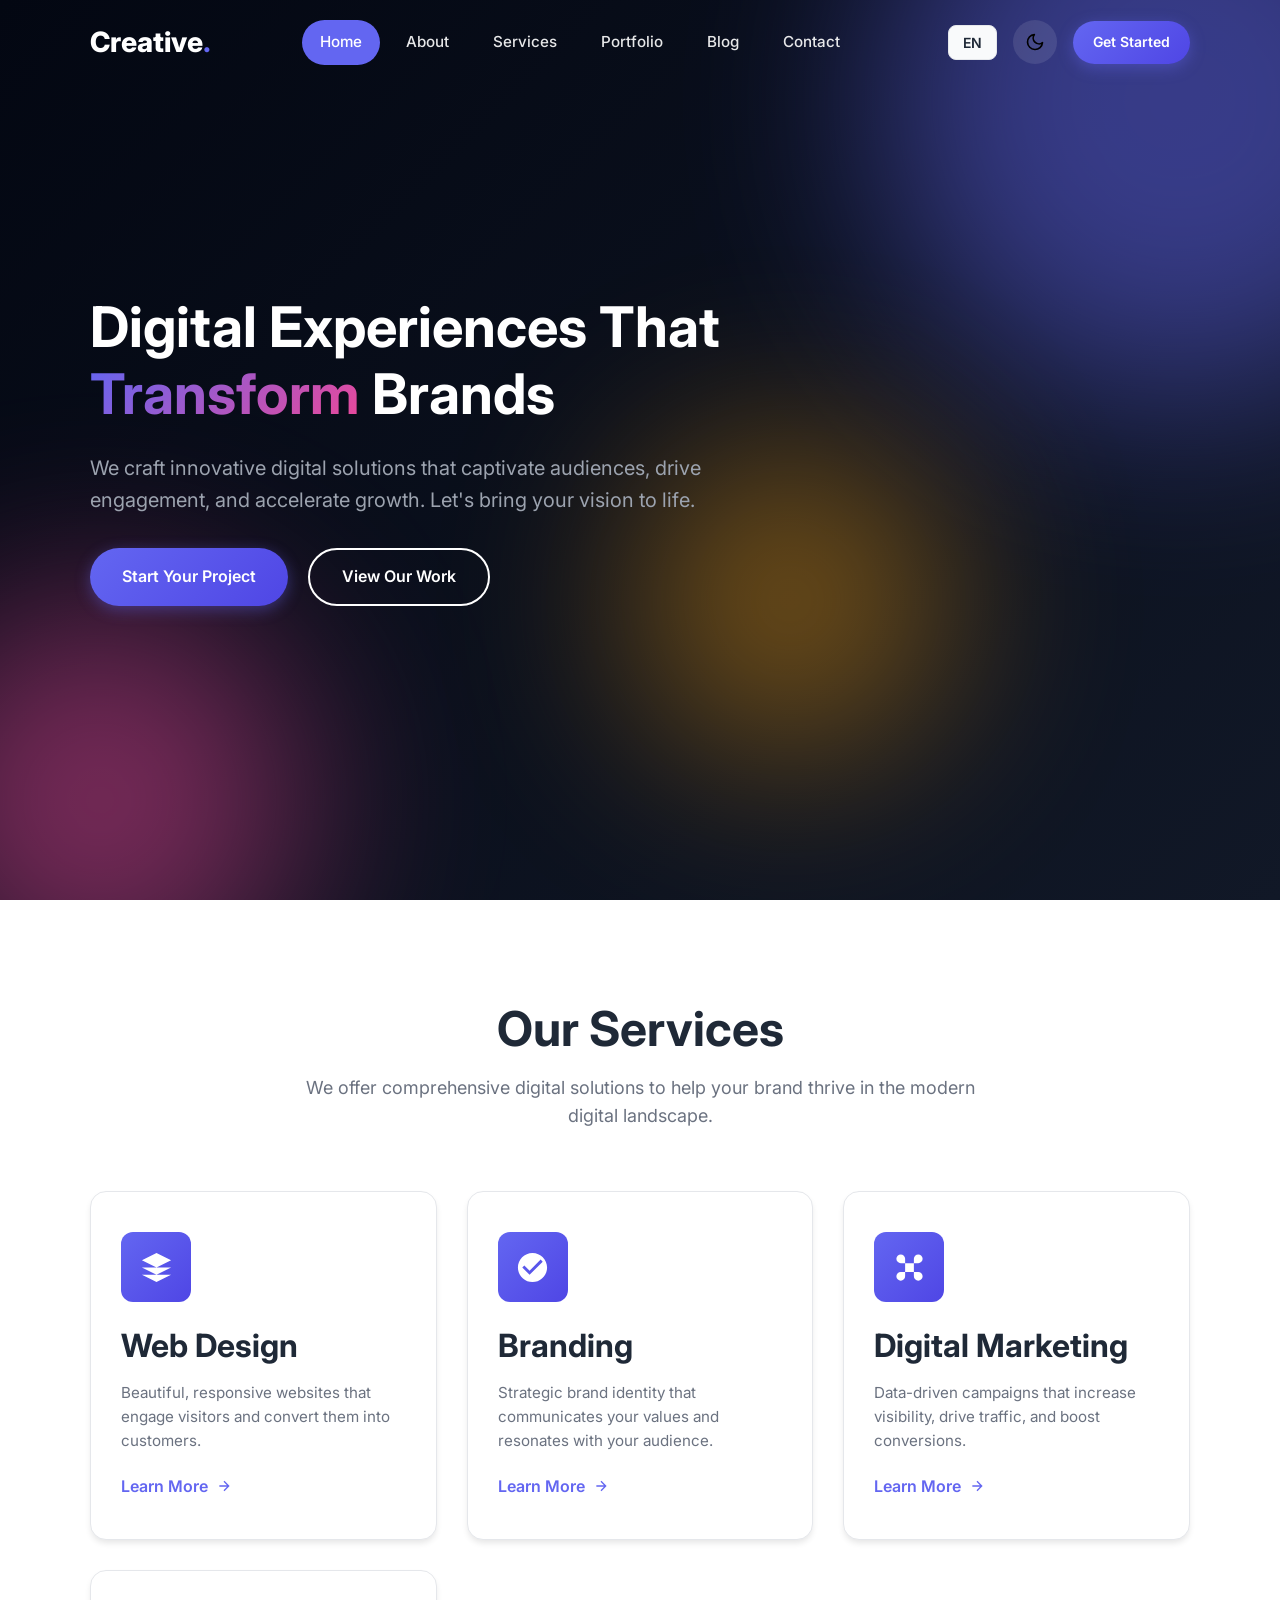
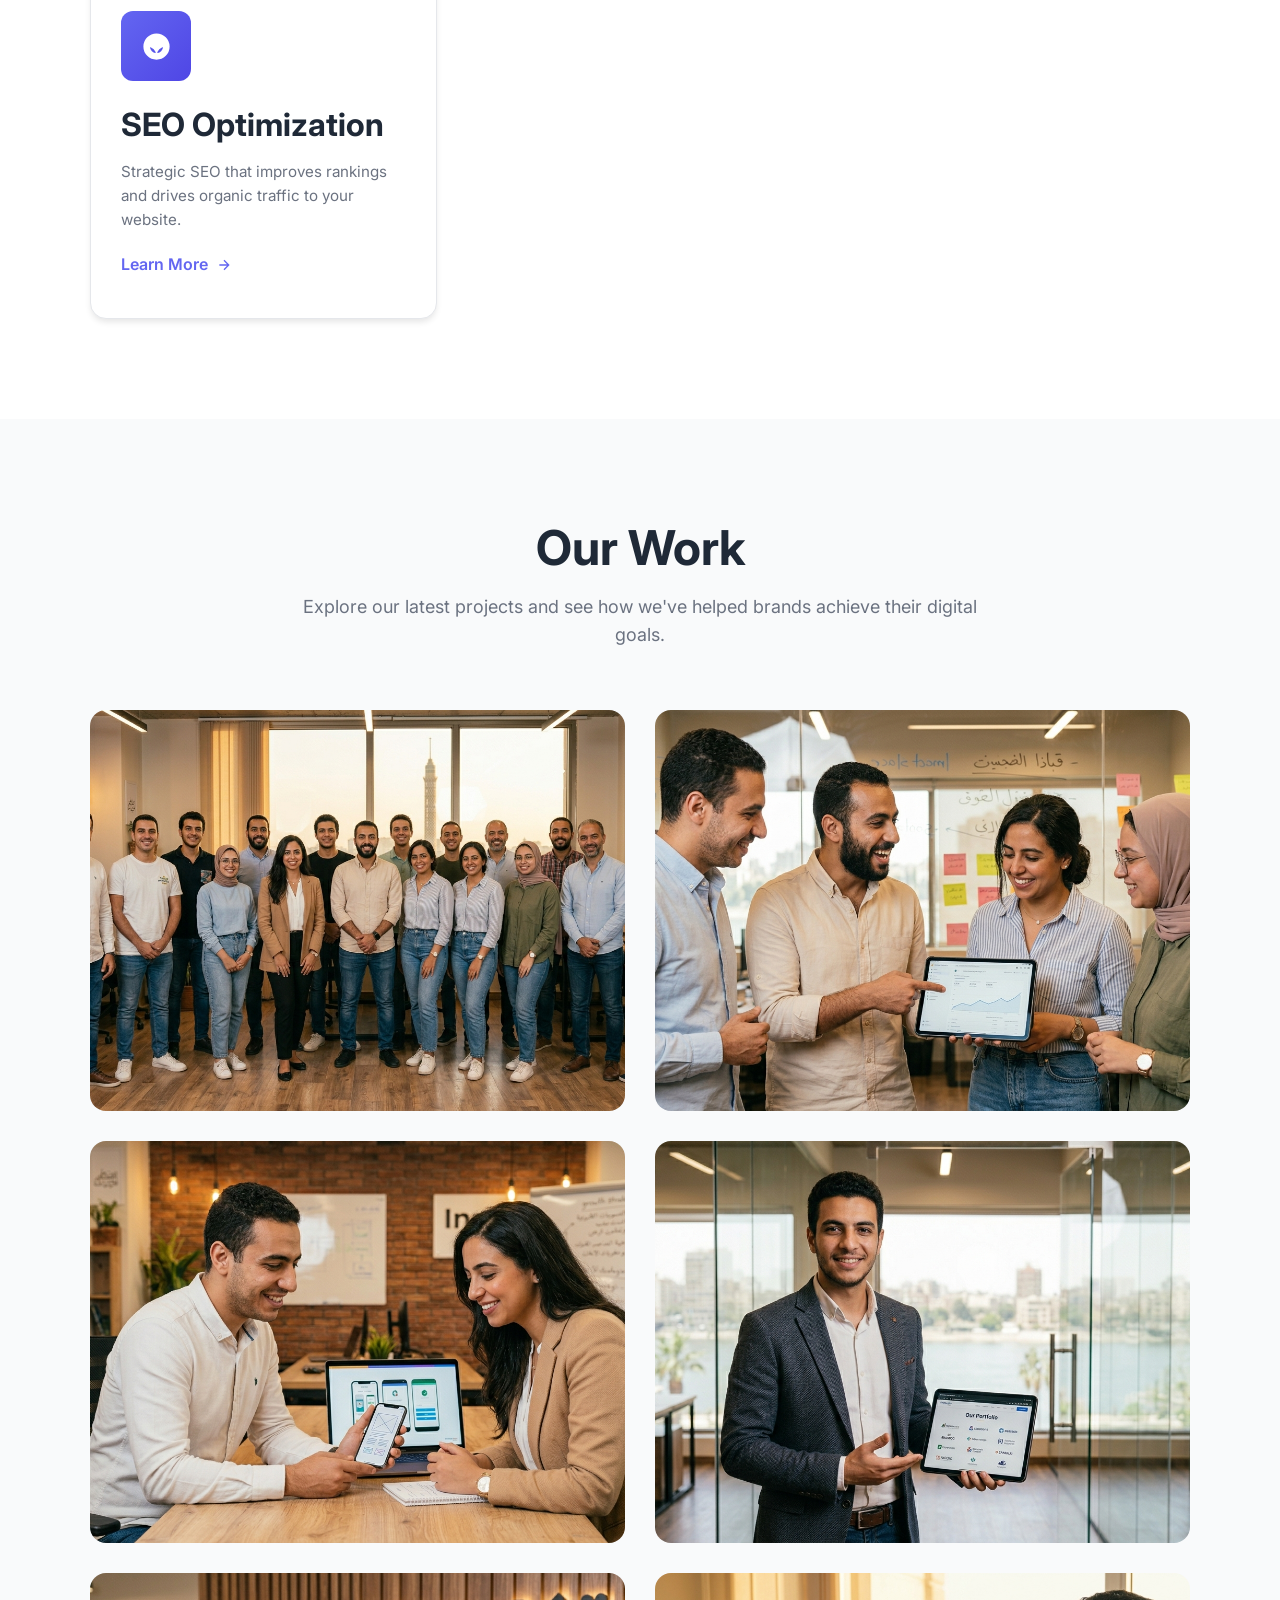
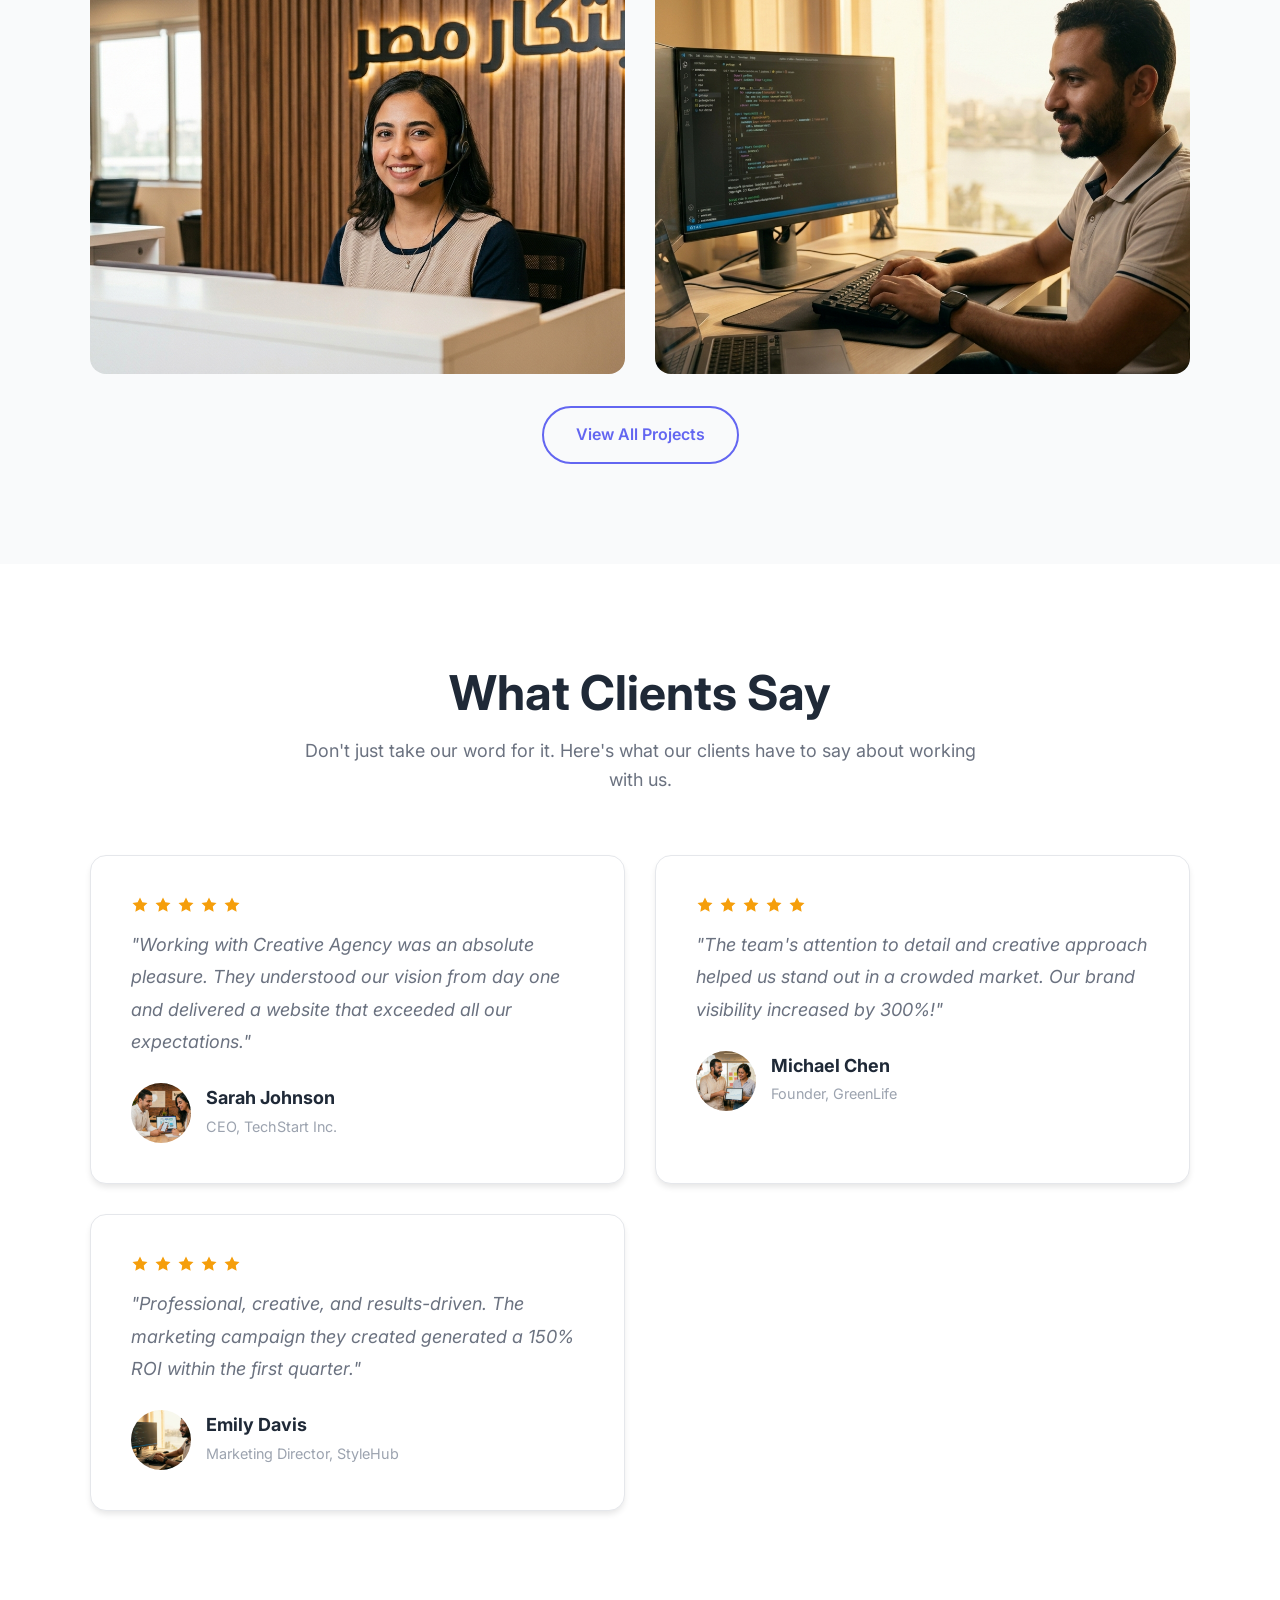
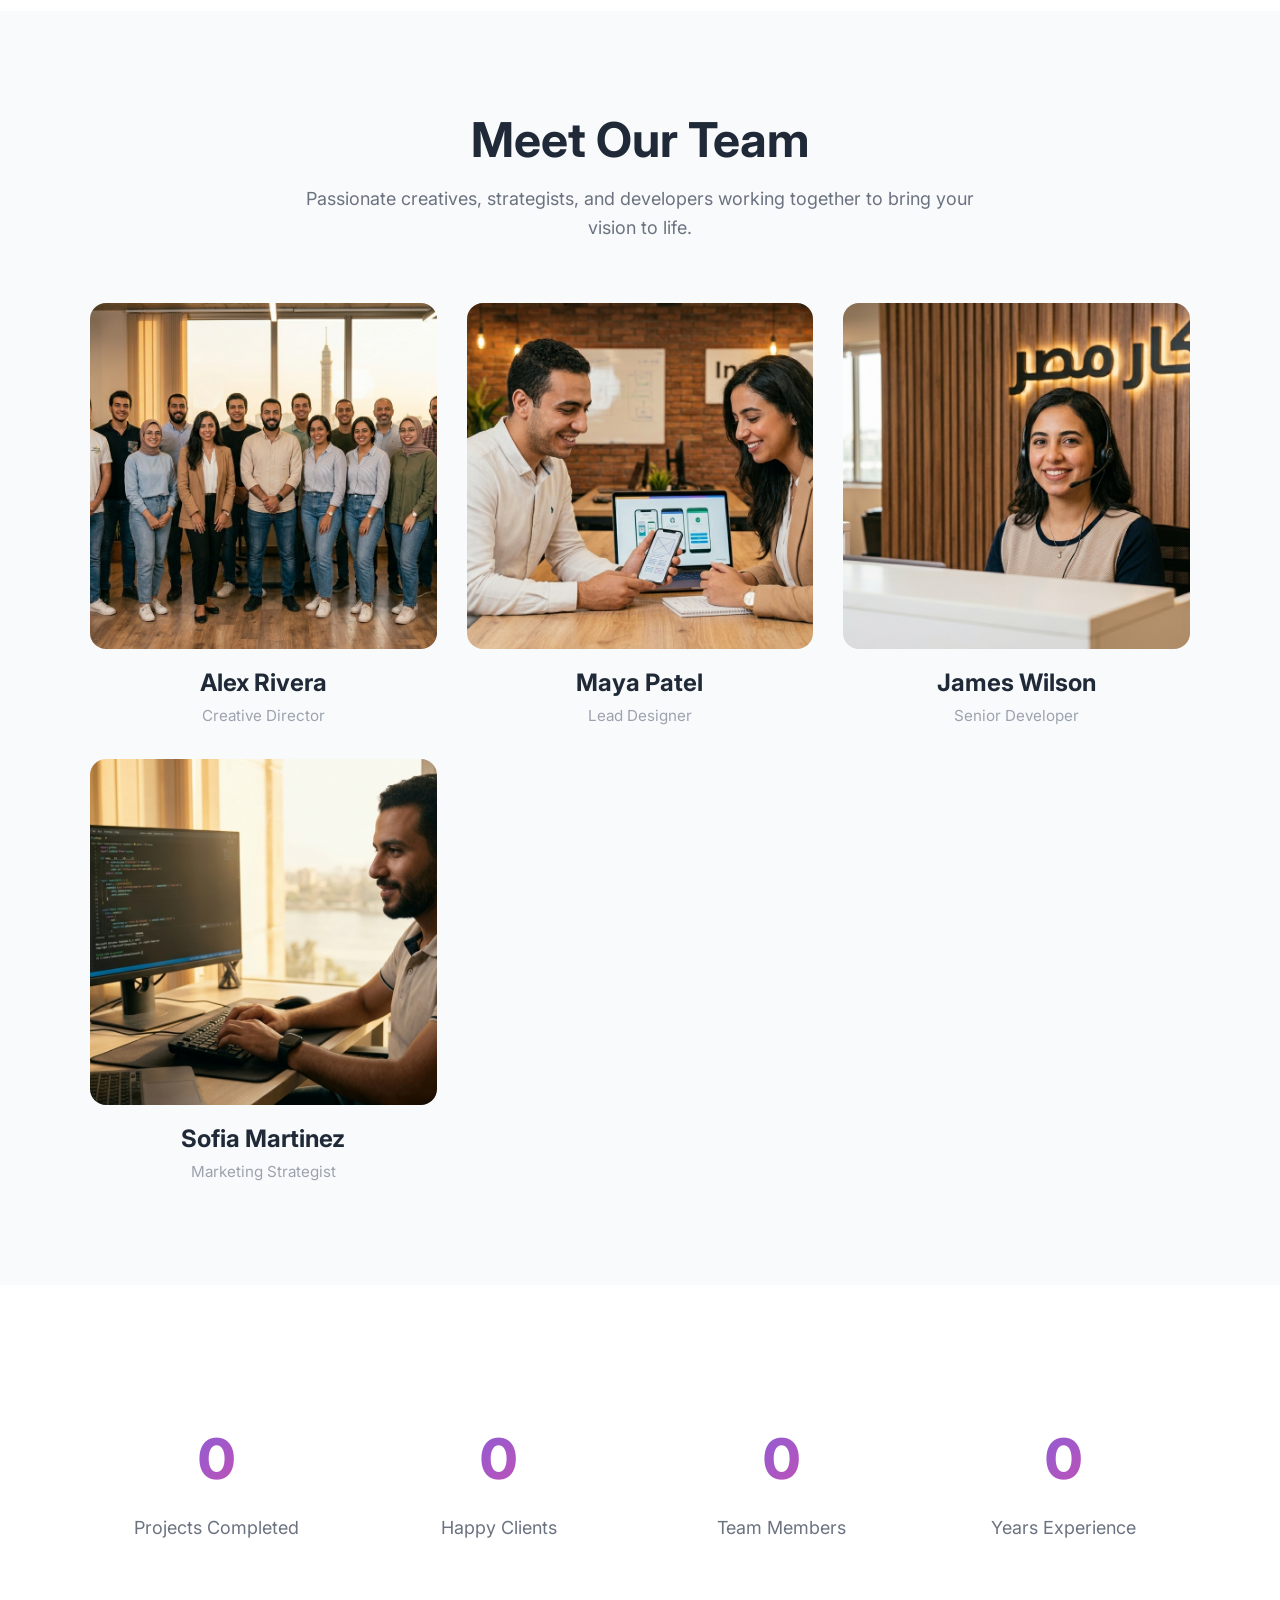
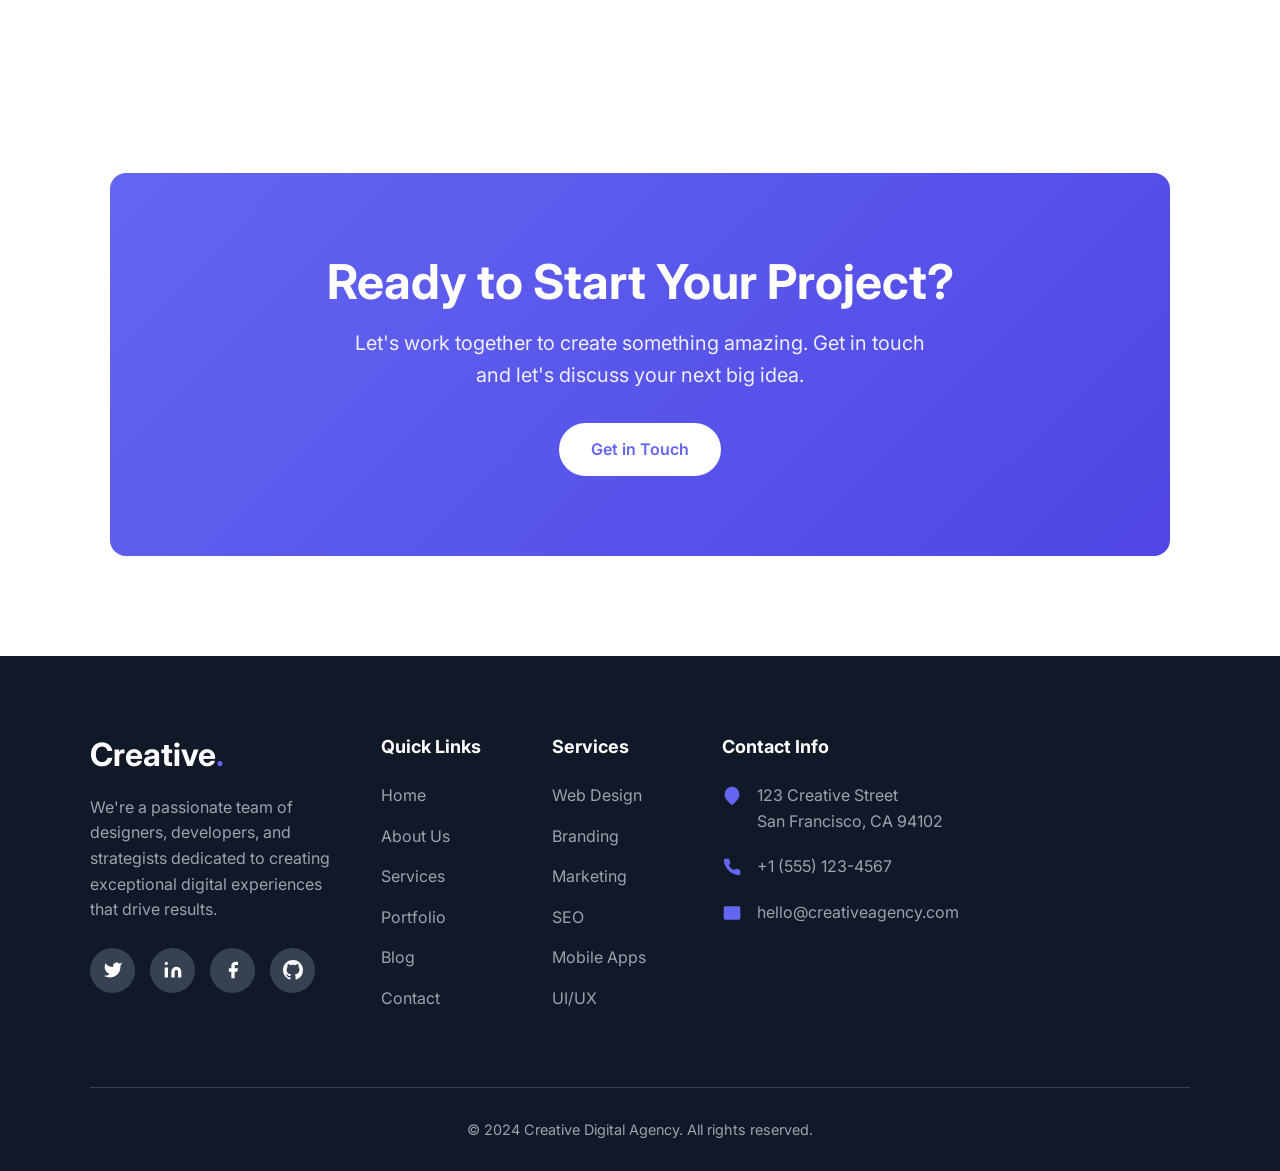
<file: index.html>
﻿<!DOCTYPE html>
<html lang="en" data-theme="light">
<head>
    <meta charset="UTF-8">
    <meta name="viewport" content="width=device-width, initial-scale=1.0">
    <meta name="description" content="Creative Digital Agency - We create stunning digital experiences that transform brands and drive growth.">
    <meta name="keywords" content="digital agency, web design, branding, marketing, creative">
    <title>Creative Digital Agency - Digital Experiences That Transform</title>
    
    <!-- Fonts -->
    <link rel="preconnect" href="https://fonts.googleapis.com">
    <link rel="preconnect" href="https://fonts.gstatic.com" crossorigin>
    <link href="https://fonts.googleapis.com/css2?family=Inter:wght@400;500;600;700;800&display=swap" rel="stylesheet">
    
    <!-- Styles -->
    <link rel="stylesheet" href="assets/css/style.css">
    <link rel="stylesheet" href="assets/css/animations.css">
    <link rel="stylesheet" href="assets/css/responsive.css">
</head>
<body>
    <!-- Loading Screen -->
    <div class="loading-screen">
        <div class="spinner"></div>
    </div>

    <!-- Navigation -->
    <header class="navbar">
        <div class="container">
            <a href="index.html" class="logo">
                Creative<span class="logo-dot">.</span>
            </a>

            <!-- Desktop Navigation -->
            <nav class="nav-links">
                <a href="index.html" class="active" data-lang="nav_home">Home</a>
                <a href="about.html" data-lang="nav_about">About</a>
                <a href="services.html" data-lang="nav_services">Services</a>
                <a href="portfolio.html" data-lang="nav_portfolio">Portfolio</a>
                <a href="blog.html" data-lang="nav_blog">Blog</a>
                <a href="contact.html" data-lang="nav_contact">Contact</a>
            </nav>

            <div class="nav-right">
             <button id="language-toggle" class="language-btn" data-language-toggle aria-label="Toggle language">
                       EN
             </button>
                <button class="theme-toggle" data-lang-aria="toggle_dark_mode" aria-label="Toggle dark mode">
                    <svg class="sun-icon" viewBox="0 0 24 24" fill="none" stroke="currentColor" stroke-width="2">
                        <circle cx="12" cy="12" r="5"/>
                        <path d="M12 1v2M12 21v2M4.22 4.22l1.42 1.42M18.36 18.36l1.42 1.42M1 12h2M21 12h2M4.22 19.78l1.42-1.42M18.36 5.64l1.42-1.42"/>
                    </svg>
                    <svg class="moon-icon" viewBox="0 0 24 24" fill="currentColor">
                        <path d="M21 12.79A9 9 0 1111.21 3 7 7 0 0021 12.79z"/>
                    </svg>
                </button>

                <a href="contact.html" class="btn btn-primary btn-sm desktop-only" data-lang="nav_getStarted">
                    Get Started
                </a>

                <button class="hamburger" data-lang-aria="open_menu" aria-label="Toggle menu">
                    <span class="hamburger-line"></span>
                    <span class="hamburger-line"></span>
                    <span class="hamburger-line"></span>
                </button>
            </div>
        </div>
    </header>

    <!-- Mobile Navigation Drawer -->
    <div class="nav-overlay"></div>
    <nav class="mobile-nav-drawer">
        <div class="mobile-nav-header">
            <a href="index.html" class="mobile-logo">
                Creative<span class="logo-dot">.</span>
            </a>
            <button class="mobile-nav-close" data-lang-aria="close_menu" aria-label="Close menu">
                <svg viewBox="0 0 24 24" fill="none" stroke="currentColor" stroke-width="2">
                    <path d="M18 6L6 18M6 6l12 12"/>
                </svg>
            </button>
        </div>
        <div class="mobile-nav-links">
            <a href="index.html" class="active" data-lang="nav_home">Home</a>
            <a href="about.html" data-lang="nav_about">About</a>
            <a href="services.html" data-lang="nav_services">Services</a>
            <a href="portfolio.html" data-lang="nav_portfolio">Portfolio</a>
            <a href="blog.html" data-lang="nav_blog">Blog</a>
            <a href="contact.html" data-lang="nav_contact">Contact</a>
        </div>
        <div class="mobile-nav-footer">
            <a href="contact.html" class="btn btn-primary" data-lang="nav_getStarted">Get Started</a>
            <button type="button" data-language-toggle class="language-btn language-btn-mobile">EN</button>
        </div>
    </nav>

    <main>
        <!-- Hero Section -->
        <section class="hero">
            <div class="hero-bg">
                <div class="hero-bg-shape hero-bg-shape-1"></div>
                <div class="hero-bg-shape hero-bg-shape-2"></div>
                <div class="hero-bg-shape hero-bg-shape-3"></div>
            </div>
            
            <div class="container">
                <div class="hero-content" data-animate="fadeInUp">
                    <h1><span data-lang="hero_title_part1">Digital Experiences That </span><span class="text-gradient" data-lang="hero_title_highlight">Transform</span><span data-lang="hero_title_part2"> Brands</span></h1>
                    <p data-lang="hero_description">We craft innovative digital solutions that captivate audiences, drive engagement, and accelerate growth. Let's bring your vision to life.</p>
                    <div class="hero-buttons">
                        <a href="contact.html" class="btn btn-primary" data-lang="hero_btn_project">Start Your Project</a>
                        <a href="portfolio.html" class="btn btn-secondary" data-lang="hero_btn_viewWork">View Our Work</a>
                    </div>
                </div>
            </div>
        </section>

        <!-- Services Section -->
        <section class="section">
            <div class="container">
                <div class="section-header" data-animate="fadeInUp">
                    <h2 data-lang="services_title">Our Services</h2>
                    <p data-lang="services_subtitle">We offer comprehensive digital solutions to help your brand thrive in the modern digital landscape.</p>
                </div>

                <div class="services-grid">
                    <div class="service-card" data-animate="fadeInUp">
                        <div class="service-icon">
                            <svg viewBox="0 0 24 24">
                                <path d="M12 2L2 7l10 5 10-5-10-5zM2 17l10 5 10-5M2 12l10 5 10-5"/>
                            </svg>
                        </div>
                        <h3 data-lang="service_webDesign">Web Design</h3>
                        <p data-lang="service_webDesign_desc">Beautiful, responsive websites that engage visitors and convert them into customers.</p>
                        <a href="services.html" class="btn-link" data-lang="service_learnMore"><span data-lang="service_learnMore">Learn More</span><svg width="16" height="16" viewBox="0 0 24 24" fill="none" stroke="currentColor" stroke-width="2">
                                <path d="M5 12h14M12 5l7 7-7 7"/>
                            </svg>
                        </a>
                    </div>

                    <div class="service-card" data-animate="fadeInUp">
                        <div class="service-icon">
                            <svg viewBox="0 0 24 24">
                                <path d="M12 2C6.48 2 2 6.48 2 12s4.48 10 10 10 10-4.48 10-10S17.52 2 12 2zm-2 15l-5-5 1.41-1.41L10 14.17l7.59-7.59L19 8l-9 9z"/>
                            </svg>
                        </div>
                        <h3 data-lang="service_branding">Branding</h3>
                        <p data-lang="service_branding_desc">Strategic brand identity that communicates your values and resonates with your audience.</p>
                        <a href="services.html" class="btn-link" data-lang="service_learnMore"><span data-lang="service_learnMore">Learn More</span><svg width="16" height="16" viewBox="0 0 24 24" fill="none" stroke="currentColor" stroke-width="2">
                                <path d="M5 12h14M12 5l7 7-7 7"/>
                            </svg>
                        </a>
                    </div>

                    <div class="service-card" data-animate="fadeInUp">
                        <div class="service-icon">
                            <svg viewBox="0 0 24 24">
                                <path d="M18 3a3 3 0 00-3 3v12a3 3 0 003 3 3 3 0 003-3 3 3 0 00-3-3H6a3 3 0 00-3 3 3 3 0 003 3 3 3 0 003-3V6a3 3 0 00-3-3 3 3 0 00-3 3 3 3 0 003 3h12a3 3 0 003-3 3 3 0 00-3-3z"/>
                            </svg>
                        </div>
                        <h3 data-lang="service_marketing">Digital Marketing</h3>
                        <p data-lang="service_marketing_desc">Data-driven campaigns that increase visibility, drive traffic, and boost conversions.</p>
                        <a href="services.html" class="btn-link" data-lang="service_learnMore"><span data-lang="service_learnMore">Learn More</span><svg width="16" height="16" viewBox="0 0 24 24" fill="none" stroke="currentColor" stroke-width="2">
                                <path d="M5 12h14M12 5l7 7-7 7"/>
                            </svg>
                        </a>
                    </div>

                    <div class="service-card" data-animate="fadeInUp">
                        <div class="service-icon">
                            <svg viewBox="0 0 24 24">
                                <path d="M12 18.5A6.5 6.5 0 005.5 12v-1a1 1 0 012 0v1a4.5 4.5 0 009 0v-1a1 1 0 012 0v1a6.5 6.5 0 00-6.5 6.5zM21 12a9 9 0 11-18 0 9 9 0 0118 0z"/>
                            </svg>
                        </div>
                        <h3 data-lang="service_seo">SEO Optimization</h3>
                        <p data-lang="service_seo_desc">Strategic SEO that improves rankings and drives organic traffic to your website.</p>
                        <a href="services.html" class="btn-link" data-lang="service_learnMore"><span data-lang="service_learnMore">Learn More</span><svg width="16" height="16" viewBox="0 0 24 24" fill="none" stroke="currentColor" stroke-width="2">
                                <path d="M5 12h14M12 5l7 7-7 7"/>
                            </svg>
                        </a>
                    </div>
                </div>
            </div>
        </section>

        <!-- Portfolio Section -->
        <section class="section section-dark">
            <div class="container">
                <div class="section-header" data-animate="fadeInUp">
                    <h2 data-lang="portfolio_title">Our Work</h2>
                    <p data-lang="portfolio_subtitle">Explore our latest projects and see how we've helped brands achieve their digital goals.</p>
                </div>

                <div class="portfolio-grid">
                    <div class="portfolio-item" data-animate="scaleIn">
                        <img src="assets/images/Gemini_Generated_Image_7v4gsl7v4gsl7v4g (3).png" alt="E-commerce Platform">
                        <div class="portfolio-overlay">
                            <h4>E-commerce Platform</h4>
                            <span>Web Design</span>
                        </div>
                    </div>

                    <div class="portfolio-item" data-animate="scaleIn">
                        <img src="assets/images/Gemini_Generated_Image_7v4gsl7v4gsl7v4g (2).png" alt="Brand Identity">
                        <div class="portfolio-overlay">
                            <h4>Brand Identity</h4>
                            <span>Branding</span>
                        </div>
                    </div>

                    <div class="portfolio-item" data-animate="scaleIn">
                        <img src="assets/images/Gemini_Generated_Image_7v4gsl7v4gsl7v4g (1).png" alt="Mobile App">
                        <div class="portfolio-overlay">
                            <h4>Mobile App</h4>
                            <span>Development</span>
                        </div>
                    </div>

                    <div class="portfolio-item" data-animate="scaleIn">
                        <img src="assets/images/Gemini_Generated_Image_7v4gsl7v4gsl7v4g (4).png" alt="Marketing Campaign">
                        <div class="portfolio-overlay">
                            <h4>Marketing Campaign</h4>
                            <span>Marketing</span>
                        </div>
                    </div>

                    <div class="portfolio-item" data-animate="scaleIn">
                        <img src="assets/images/Gemini_Generated_Image_7v4gsl7v4gsl7v4g (5).png" alt="Dashboard Design">
                        <div class="portfolio-overlay">
                            <h4>Dashboard Design</h4>
                            <span>UI/UX</span>
                        </div>
                    </div>

                    <div class="portfolio-item" data-animate="scaleIn">
                        <img src="assets/images/Gemini_Generated_Image_7v4gsl7v4gsl7v4g.png" alt="Social Media">
                        <div class="portfolio-overlay">
                            <h4>Social Media</h4>
                            <span>Marketing</span>
                        </div>
                    </div>
                </div>

                <div class="text-center mt-4">
                    <a href="portfolio.html" class="btn btn-outline" data-lang="portfolio_viewAll">View All Projects</a>
                </div>
            </div>
        </section>

        <!-- Testimonials Section -->
        <section class="section">
            <div class="container">
                <div class="section-header" data-animate="fadeInUp">
                    <h2 data-lang="testimonials_title">What Clients Say</h2>
                    <p data-lang="testimonials_subtitle">Don't just take our word for it. Here's what our clients have to say about working with us.</p>
                </div>

                <div class="testimonials-grid">
                    <div class="testimonial-card" data-animate="fadeInUp">
                        <div class="testimonial-rating">
                            <svg viewBox="0 0 24 24"><path d="M12 2l3.09 6.26L22 9.27l-5 4.87 1.18 6.88L12 17.77l-6.18 3.25L7 14.14 2 9.27l6.91-1.01L12 2z"/></svg>
                            <svg viewBox="0 0 24 24"><path d="M12 2l3.09 6.26L22 9.27l-5 4.87 1.18 6.88L12 17.77l-6.18 3.25L7 14.14 2 9.27l6.91-1.01L12 2z"/></svg>
                            <svg viewBox="0 0 24 24"><path d="M12 2l3.09 6.26L22 9.27l-5 4.87 1.18 6.88L12 17.77l-6.18 3.25L7 14.14 2 9.27l6.91-1.01L12 2z"/></svg>
                            <svg viewBox="0 0 24 24"><path d="M12 2l3.09 6.26L22 9.27l-5 4.87 1.18 6.88L12 17.77l-6.18 3.25L7 14.14 2 9.27l6.91-1.01L12 2z"/></svg>
                            <svg viewBox="0 0 24 24"><path d="M12 2l3.09 6.26L22 9.27l-5 4.87 1.18 6.88L12 17.77l-6.18 3.25L7 14.14 2 9.27l6.91-1.01L12 2z"/></svg>
                        </div>
                        <p class="testimonial-content">"Working with Creative Agency was an absolute pleasure. They understood our vision from day one and delivered a website that exceeded all our expectations."</p>
                        <div class="testimonial-author">
                            <img src="assets/images/Gemini_Generated_Image_7v4gsl7v4gsl7v4g (1).png" alt="Sarah Johnson">
                            <div>
                                <h5>Sarah Johnson</h5>
                                <span>CEO, TechStart Inc.</span>
                            </div>
                        </div>
                    </div>

                    <div class="testimonial-card" data-animate="fadeInUp">
                        <div class="testimonial-rating">
                            <svg viewBox="0 0 24 24"><path d="M12 2l3.09 6.26L22 9.27l-5 4.87 1.18 6.88L12 17.77l-6.18 3.25L7 14.14 2 9.27l6.91-1.01L12 2z"/></svg>
                            <svg viewBox="0 0 24 24"><path d="M12 2l3.09 6.26L22 9.27l-5 4.87 1.18 6.88L12 17.77l-6.18 3.25L7 14.14 2 9.27l6.91-1.01L12 2z"/></svg>
                            <svg viewBox="0 0 24 24"><path d="M12 2l3.09 6.26L22 9.27l-5 4.87 1.18 6.88L12 17.77l-6.18 3.25L7 14.14 2 9.27l6.91-1.01L12 2z"/></svg>
                            <svg viewBox="0 0 24 24"><path d="M12 2l3.09 6.26L22 9.27l-5 4.87 1.18 6.88L12 17.77l-6.18 3.25L7 14.14 2 9.27l6.91-1.01L12 2z"/></svg>
                            <svg viewBox="0 0 24 24"><path d="M12 2l3.09 6.26L22 9.27l-5 4.87 1.18 6.88L12 17.77l-6.18 3.25L7 14.14 2 9.27l6.91-1.01L12 2z"/></svg>
                        </div>
                        <p class="testimonial-content">"The team's attention to detail and creative approach helped us stand out in a crowded market. Our brand visibility increased by 300%!"</p>
                        <div class="testimonial-author">
                            <img src="assets/images/Gemini_Generated_Image_7v4gsl7v4gsl7v4g (2).png" alt="Michael Chen">
                            <div>
                                <h5>Michael Chen</h5>
                                <span>Founder, GreenLife</span>
                            </div>
                        </div>
                    </div>

                    <div class="testimonial-card" data-animate="fadeInUp">
                        <div class="testimonial-rating">
                            <svg viewBox="0 0 24 24"><path d="M12 2l3.09 6.26L22 9.27l-5 4.87 1.18 6.88L12 17.77l-6.18 3.25L7 14.14 2 9.27l6.91-1.01L12 2z"/></svg>
                            <svg viewBox="0 0 24 24"><path d="M12 2l3.09 6.26L22 9.27l-5 4.87 1.18 6.88L12 17.77l-6.18 3.25L7 14.14 2 9.27l6.91-1.01L12 2z"/></svg>
                            <svg viewBox="0 0 24 24"><path d="M12 2l3.09 6.26L22 9.27l-5 4.87 1.18 6.88L12 17.77l-6.18 3.25L7 14.14 2 9.27l6.91-1.01L12 2z"/></svg>
                            <svg viewBox="0 0 24 24"><path d="M12 2l3.09 6.26L22 9.27l-5 4.87 1.18 6.88L12 17.77l-6.18 3.25L7 14.14 2 9.27l6.91-1.01L12 2z"/></svg>
                            <svg viewBox="0 0 24 24"><path d="M12 2l3.09 6.26L22 9.27l-5 4.87 1.18 6.88L12 17.77l-6.18 3.25L7 14.14 2 9.27l6.91-1.01L12 2z"/></svg>
                        </div>
                        <p class="testimonial-content">"Professional, creative, and results-driven. The marketing campaign they created generated a 150% ROI within the first quarter."</p>
                        <div class="testimonial-author">
                            <img src="assets/images/Gemini_Generated_Image_7v4gsl7v4gsl7v4g.png" alt="Emily Davis">
                            <div>
                                <h5>Emily Davis</h5>
                                <span>Marketing Director, StyleHub</span>
                            </div>
                        </div>
                    </div>
                </div>
            </div>
        </section>

        <!-- Team Section -->
        <section class="section section-dark">
            <div class="container">
                <div class="section-header" data-animate="fadeInUp">
                    <h2 data-lang="team_title">Meet Our Team</h2>
                    <p data-lang="team_subtitle">Passionate creatives, strategists, and developers working together to bring your vision to life.</p>
                </div>

                <div class="team-grid">
                    <div class="team-member" data-animate="fadeInUp">
                        <div class="team-image">
                            <img src="assets/images/Gemini_Generated_Image_7v4gsl7v4gsl7v4g (3).png" alt="Alex Rivera">
                            <div class="team-social">
                                <a href="#"><svg viewBox="0 0 24 24"><path d="M23 3a10.9 10.9 0 01-3.14 1.53 4.48 4.48 0 00-7.86 3v1A10.66 10.66 0 013 4s-4 9 5 13a11.64 11.64 0 01-7 2c9 5 20 0 20-11.5a4.5 4.5 0 00-.08-.83A7.72 7.72 0 0023 3z"/></svg></a>
                                <a href="#"><svg viewBox="0 0 24 24"><path d="M16 8a6 6 0 016 6v7h-4v-7a2 2 0 00-2-2 2 2 0 00-2 2v7h-4v-7a6 6 0 016-6zM2 9h4v12H2zM4 6a2 2 0 100-4 2 2 0 000 4z"/></svg></a>
                            </div>
                        </div>
                        <h4>Alex Rivera</h4>
                        <span>Creative Director</span>
                    </div>

                    <div class="team-member" data-animate="fadeInUp">
                        <div class="team-image">
                            <img src="assets/images/Gemini_Generated_Image_7v4gsl7v4gsl7v4g (1).png" alt="Maya Patel">
                            <div class="team-social">
                                <a href="#"><svg viewBox="0 0 24 24"><path d="M23 3a10.9 10.9 0 01-3.14 1.53 4.48 4.48 0 00-7.86 3v1A10.66 10.66 0 013 4s-4 9 5 13a11.64 11.64 0 01-7 2c9 5 20 0 20-11.5a4.5 4.5 0 00-.08-.83A7.72 7.72 0 0023 3z"/></svg></a>
                                <a href="#"><svg viewBox="0 0 24 24"><path d="M16 8a6 6 0 016 6v7h-4v-7a2 2 0 00-2-2 2 2 0 00-2 2v7h-4v-7a6 6 0 016-6zM2 9h4v12H2zM4 6a2 2 0 100-4 2 2 0 000 4z"/></svg></a>
                            </div>
                        </div>
                        <h4>Maya Patel</h4>
                        <span>Lead Designer</span>
                    </div>

                    <div class="team-member" data-animate="fadeInUp">
                        <div class="team-image">
                            <img src="assets/images/Gemini_Generated_Image_7v4gsl7v4gsl7v4g (5).png" alt="James Wilson">
                            <div class="team-social">
                                <a href="#"><svg viewBox="0 0 24 24"><path d="M23 3a10.9 10.9 0 01-3.14 1.53 4.48 4.48 0 00-7.86 3v1A10.66 10.66 0 013 4s-4 9 5 13a11.64 11.64 0 01-7 2c9 5 20 0 20-11.5a4.5 4.5 0 00-.08-.83A7.72 7.72 0 0023 3z"/></svg></a>
                                <a href="#"><svg viewBox="0 0 24 24"><path d="M16 8a6 6 0 016 6v7h-4v-7a2 2 0 00-2-2 2 2 0 00-2 2v7h-4v-7a6 6 0 016-6zM2 9h4v12H2zM4 6a2 2 0 100-4 2 2 0 000 4z"/></svg></a>
                            </div>
                        </div>
                        <h4>James Wilson</h4>
                        <span>Senior Developer</span>
                    </div>

                    <div class="team-member" data-animate="fadeInUp">
                        <div class="team-image">
                            <img src="assets/images/Gemini_Generated_Image_7v4gsl7v4gsl7v4g.png" alt="Sofia Martinez">
                            <div class="team-social">
                                <a href="#"><svg viewBox="0 0 24 24"><path d="M23 3a10.9 10.9 0 01-3.14 1.53 4.48 4.48 0 00-7.86 3v1A10.66 10.66 0 013 4s-4 9 5 13a11.64 11.64 0 01-7 2c9 5 20 0 20-11.5a4.5 4.5 0 00-.08-.83A7.72 7.72 0 0023 3z"/></svg></a>
                                <a href="#"><svg viewBox="0 0 24 24"><path d="M16 8a6 6 0 016 6v7h-4v-7a2 2 0 00-2-2 2 2 0 00-2 2v7h-4v-7a6 6 0 016-6zM2 9h4v12H2zM4 6a2 2 0 100-4 2 2 0 000 4z"/></svg></a>
                            </div>
                        </div>
                        <h4>Sofia Martinez</h4>
                        <span>Marketing Strategist</span>
                    </div>
                </div>
            </div>
        </section>

        <!-- Stats Section -->
        <section class="section">
            <div class="container">
                <div class="stats-grid">
                    <div class="stat-item" data-animate="fadeInUp">
                        <div class="stat-number" data-target="250" data-duration="2000">0</div>
                        <div class="stat-label" data-lang="stats_projects">Projects Completed</div>
                    </div>
                    <div class="stat-item" data-animate="fadeInUp">
                        <div class="stat-number" data-target="50" data-duration="2000">0</div>
                        <div class="stat-label" data-lang="stats_clients">Happy Clients</div>
                    </div>
                    <div class="stat-item" data-animate="fadeInUp">
                        <div class="stat-number" data-target="15" data-duration="2000">0</div>
                        <div class="stat-label" data-lang="stats_team">Team Members</div>
                    </div>
                    <div class="stat-item" data-animate="fadeInUp">
                        <div class="stat-number" data-target="10" data-duration="2000">0</div>
                        <div class="stat-label" data-lang="stats_experience">Years Experience</div>
                    </div>
                </div>
            </div>
        </section>

        <!-- CTA Section -->
        <section class="section">
            <div class="container">
                <div class="cta-section" data-animate="scaleIn">
                    <h2 data-lang="cta_project">Ready to Start Your Project?</h2>
                    <p data-lang="cta_project_desc">Let's work together to create something amazing. Get in touch and let's discuss your next big idea.</p>
                    <a href="contact.html" class="btn" data-lang="cta_project_btn">Get in Touch</a>
                </div>
            </div>
        </section>
    </main>

    <!-- Footer -->
    <footer class="footer">
        <div class="container">
            <div class="footer-grid">
                <div class="footer-about">
                    <h3>Creative<span style="color: var(--primary-color);">.</span></h3>
                    <p data-lang="footer_about">We're a passionate team of designers, developers, and strategists dedicated to creating exceptional digital experiences that drive results.</p>
                    <div class="footer-social">
                        <a href="#"><svg viewBox="0 0 24 24"><path d="M23 3a10.9 10.9 0 01-3.14 1.53 4.48 4.48 0 00-7.86 3v1A10.66 10.66 0 013 4s-4 9 5 13a11.64 11.64 0 01-7 2c9 5 20 0 20-11.5a4.5 4.5 0 00-.08-.83A7.72 7.72 0 0023 3z"/></svg></a>
                        <a href="#"><svg viewBox="0 0 24 24"><path d="M16 8a6 6 0 016 6v7h-4v-7a2 2 0 00-2-2 2 2 0 00-2 2v7h-4v-7a6 6 0 016-6zM2 9h4v12H2zM4 6a2 2 0 100-4 2 2 0 000 4z"/></svg></a>
                        <a href="#"><svg viewBox="0 0 24 24"><path d="M18 2h-3a5 5 0 00-5 5v3H7v4h3v8h4v-8h3l1-4h-4V7a1 1 0 011-1h3z"/></svg></a>
                        <a href="#"><svg viewBox="0 0 24 24"><path d="M12 0C5.37 0 0 5.37 0 12c0 5.31 3.435 9.795 8.205 11.385.6.105.825-.255.825-.57 0-.285-.015-1.23-.015-2.235-3.015.555-3.795-.735-4.035-1.41-.135-.345-.72-1.41-1.23-1.695-.42-.225-1.02-.78-.015-.795.945-.015 1.62.87 1.845 1.23 1.08 1.815 2.805 1.305 3.495.99.105-.78.42-1.305.765-1.605-2.67-.3-5.46-1.335-5.46-5.925 0-1.305.465-2.385 1.23-3.225-.12-.3-.54-1.53.12-3.18 0 0 1.005-.315 3.3 1.23.96-.27 1.98-.405 3-.405s2.04.135 3 .405c2.295-1.56 3.3-1.23 3.3-1.23.66 1.65.24 2.88.12 3.18.765.84 1.23 1.905 1.23 3.225 0 4.605-2.805 5.625-5.475 5.925.435.375.81 1.095.81 2.22 0 1.605-.015 2.895-.015 3.3 0 .315.225.69.825.57A12.02 12.02 0 0024 12c0-6.63-5.37-12-12-12z"/></svg></a>
                    </div>
                </div>

                <div class="footer-column">
                    <h4 data-lang="footer_quickLinks">Quick Links</h4>
                    <ul class="footer-links">
                        <li><a href="index.html" data-lang="footer_home">Home</a></li>
                        <li><a href="about.html" data-lang="footer_aboutUs">About Us</a></li>
                        <li><a href="services.html" data-lang="nav_services">Services</a></li>
                        <li><a href="portfolio.html" data-lang="nav_portfolio">Portfolio</a></li>
                        <li><a href="blog.html" data-lang="nav_blog">Blog</a></li>
                        <li><a href="contact.html" data-lang="nav_contact">Contact</a></li>
                    </ul>
                </div>

                <div class="footer-column">
                    <h4 data-lang="footer_services">Services</h4>
                    <ul class="footer-links">
                        <li><a href="services.html" data-lang="service_webDesign_title">Web Design</a></li>
                        <li><a href="services.html" data-lang="service_branding_title">Branding</a></li>
                        <li><a href="services.html" data-lang="service_marketing_title">Marketing</a></li>
                        <li><a href="services.html" data-lang="service_seo_title">SEO</a></li>
                        <li><a href="services.html" data-lang="service_mobileApps_title">Mobile Apps</a></li>
                        <li><a href="services.html" data-lang="service_uiux_title">UI/UX</a></li>
                    </ul>
                </div>

                <div class="footer-column">
                    <h4 data-lang="footer_contactInfo">Contact Info</h4>
                    <ul class="footer-contact">
                        <li>
                            <svg viewBox="0 0 24 24"><path d="M21 10c0 7-9 13-9 13s-9-6-9-13a9 9 0 0118 0z"/><circle cx="12" cy="10" r="3"/></svg>
                            <span><span data-lang="footer_address">123 Creative Street</span><br><span data-lang="footer_address2">San Francisco, CA 94102</span></span>
                        </li>
                        <li>
                            <svg viewBox="0 0 24 24"><path d="M22 16.92v3a2 2 0 01-2.18 2 19.79 19.79 0 01-8.63-3.07 19.5 19.5 0 01-6-6 19.79 19.79 0 01-3.07-8.67A2 2 0 014.11 2h3a2 2 0 012 1.72c.127.96.361 1.903.7 2.81a2 2 0 01-.45 2.11L8.09 9.91a16 16 0 006 6l1.27-1.27a2 2 0 012.11-.45c.907.339 1.85.573 2.81.7A2 2 0 0122 16.92z"/></svg>
                            <span>+1 (555) 123-4567</span>
                        </li>
                        <li>
                            <svg viewBox="0 0 24 24"><path d="M4 4h16c1.1 0 2 .9 2 2v12c0 1.1-.9 2-2 2H4c-1.1 0-2-.9-2-2V6c0-1.1.9-2 2-2z"/><path d="M22 6l-10 7L2 6"/></svg>
                            <span>hello@creativeagency.com</span>
                        </li>
                    </ul>
                </div>
            </div>

            <div class="footer-bottom">
                <p data-lang="footer_copyright">&copy; 2024 Creative Digital Agency. All rights reserved.</p>
            </div>
        </div>
    </footer>

    <!-- Scroll to Top -->
    <button class="scroll-top" data-lang-aria="scroll_top" aria-label="Scroll to top">
        <svg viewBox="0 0 24 24" fill="currentColor">
            <path d="M7.41 15.41L12 10.83l4.59 4.58L18 14l-6-6-6 6z"/>
        </svg>
    </button>

    <!-- Scripts -->
    <script src="assets/js/main.js"></script>
    <script src="assets/js/darkmode.js"></script>
    <script src="assets/js/animations.js"></script>
    <script src="assets/js/language.js"></script>
</body>
</html>
</file>
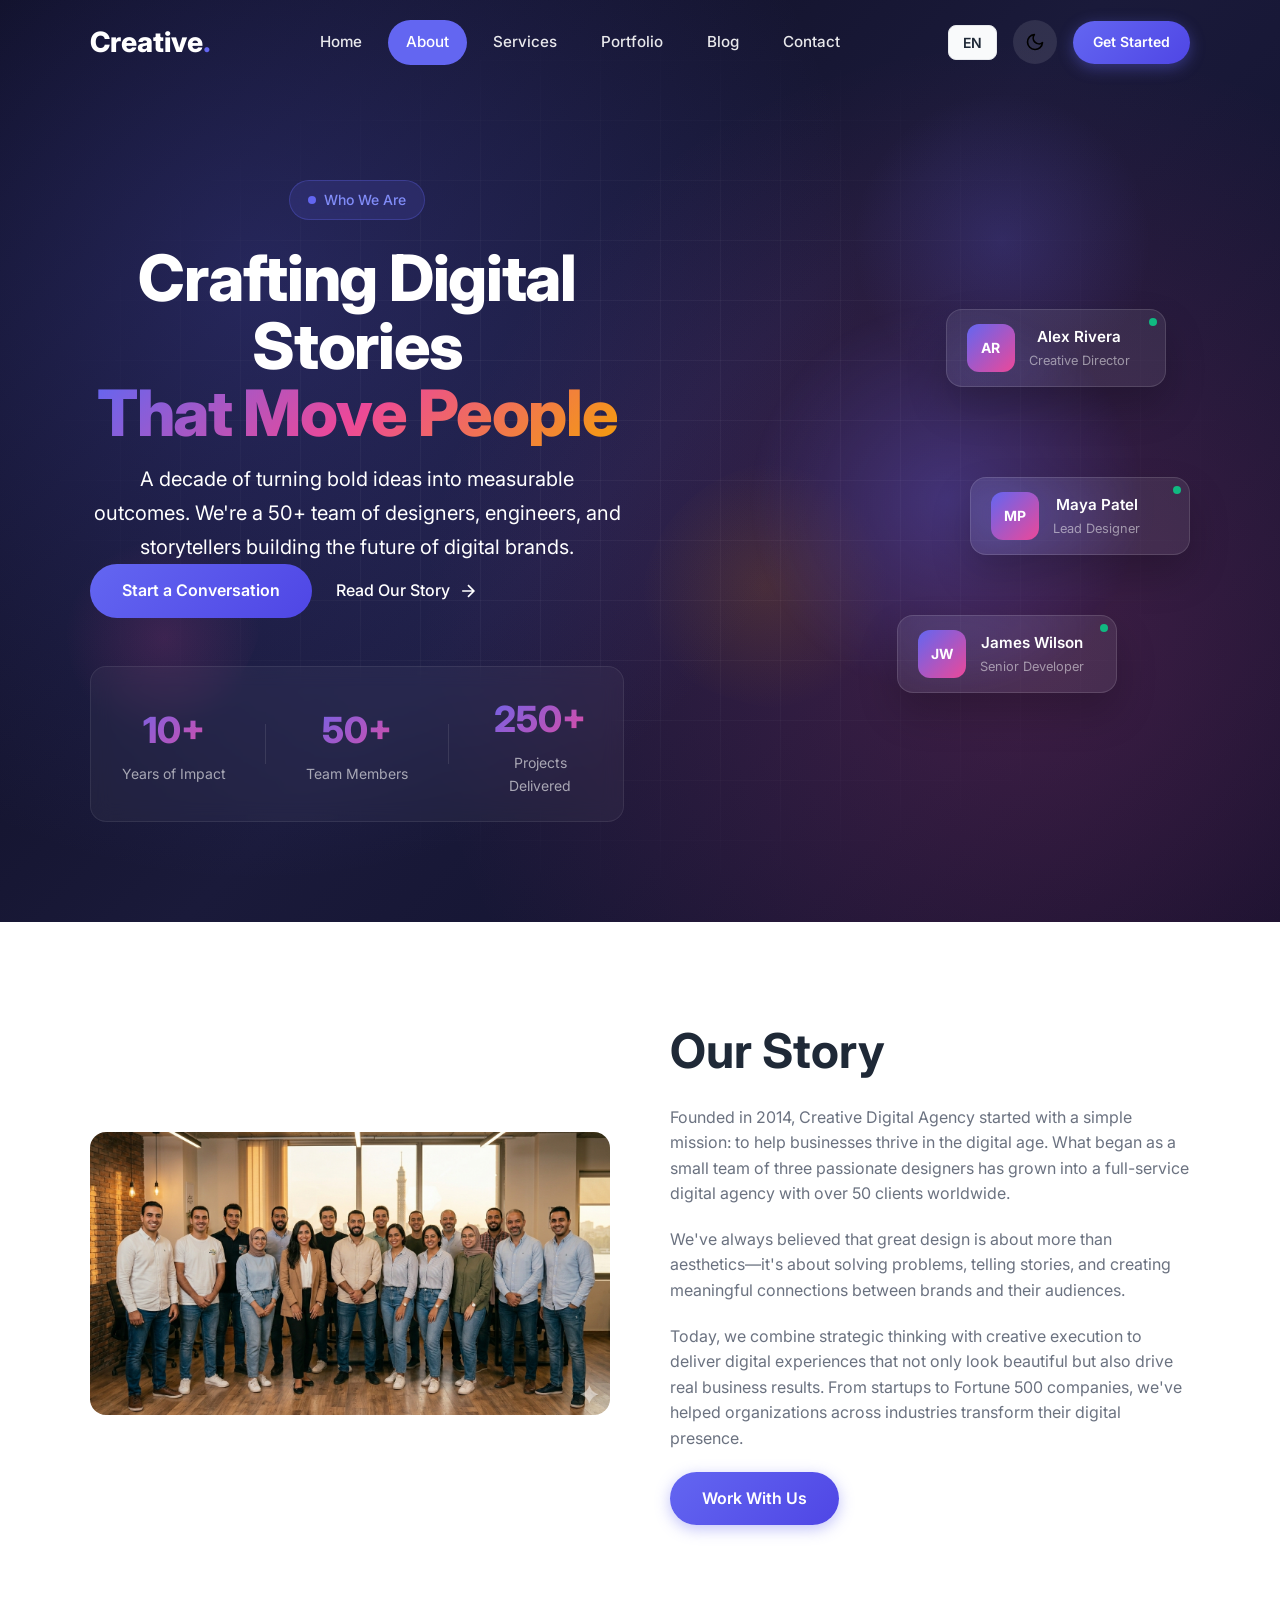
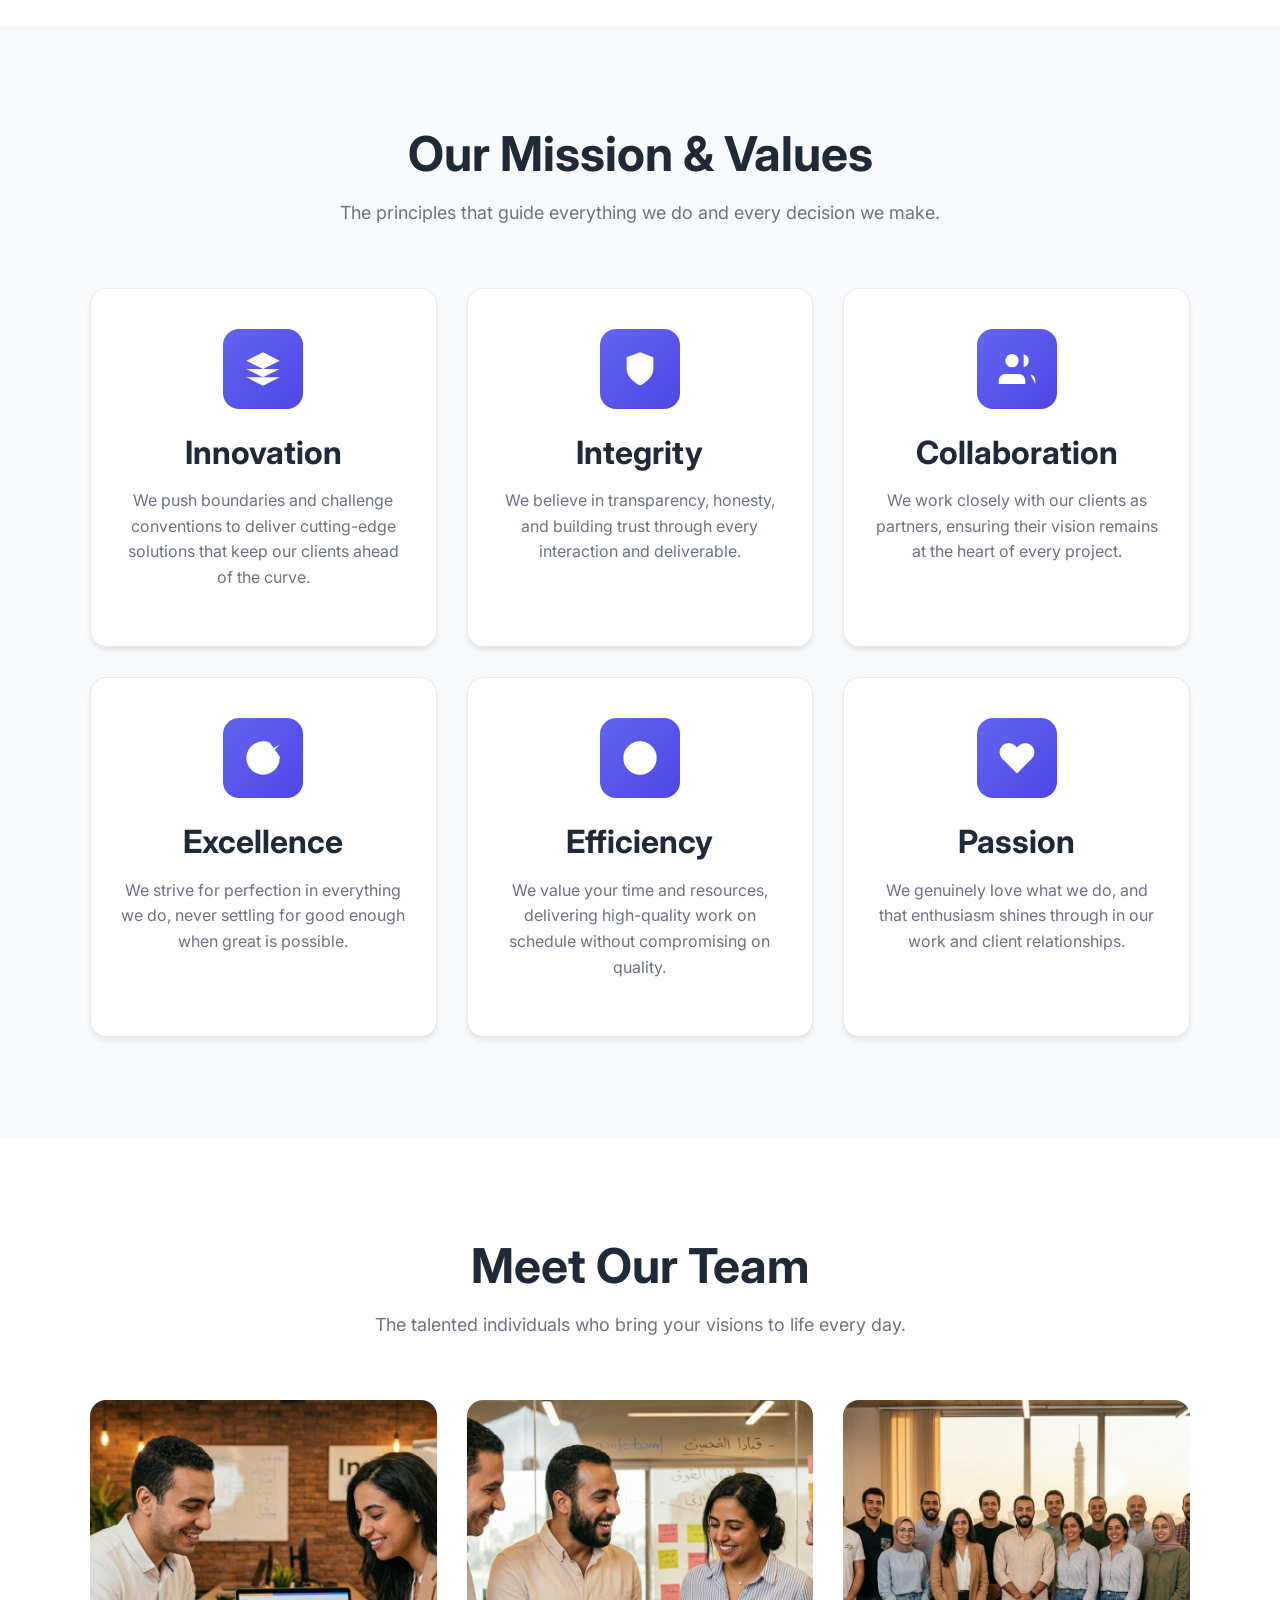
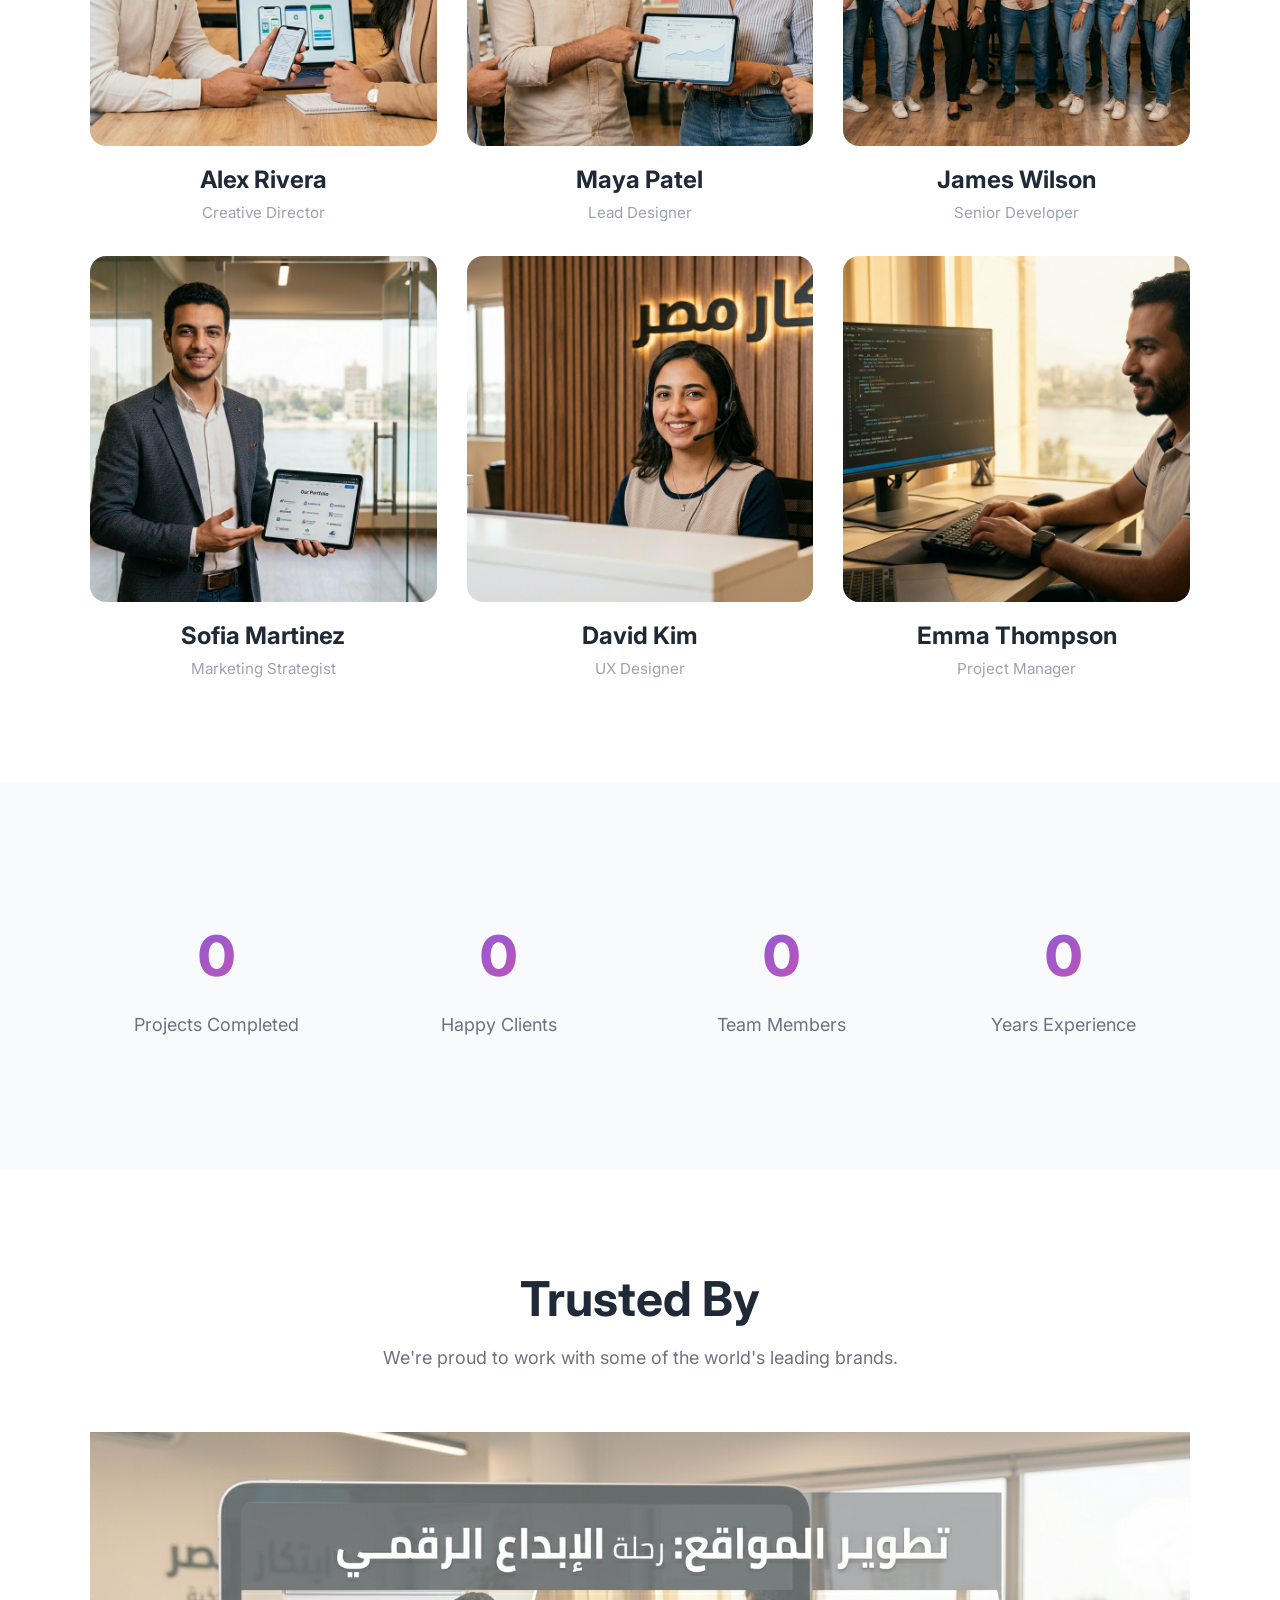
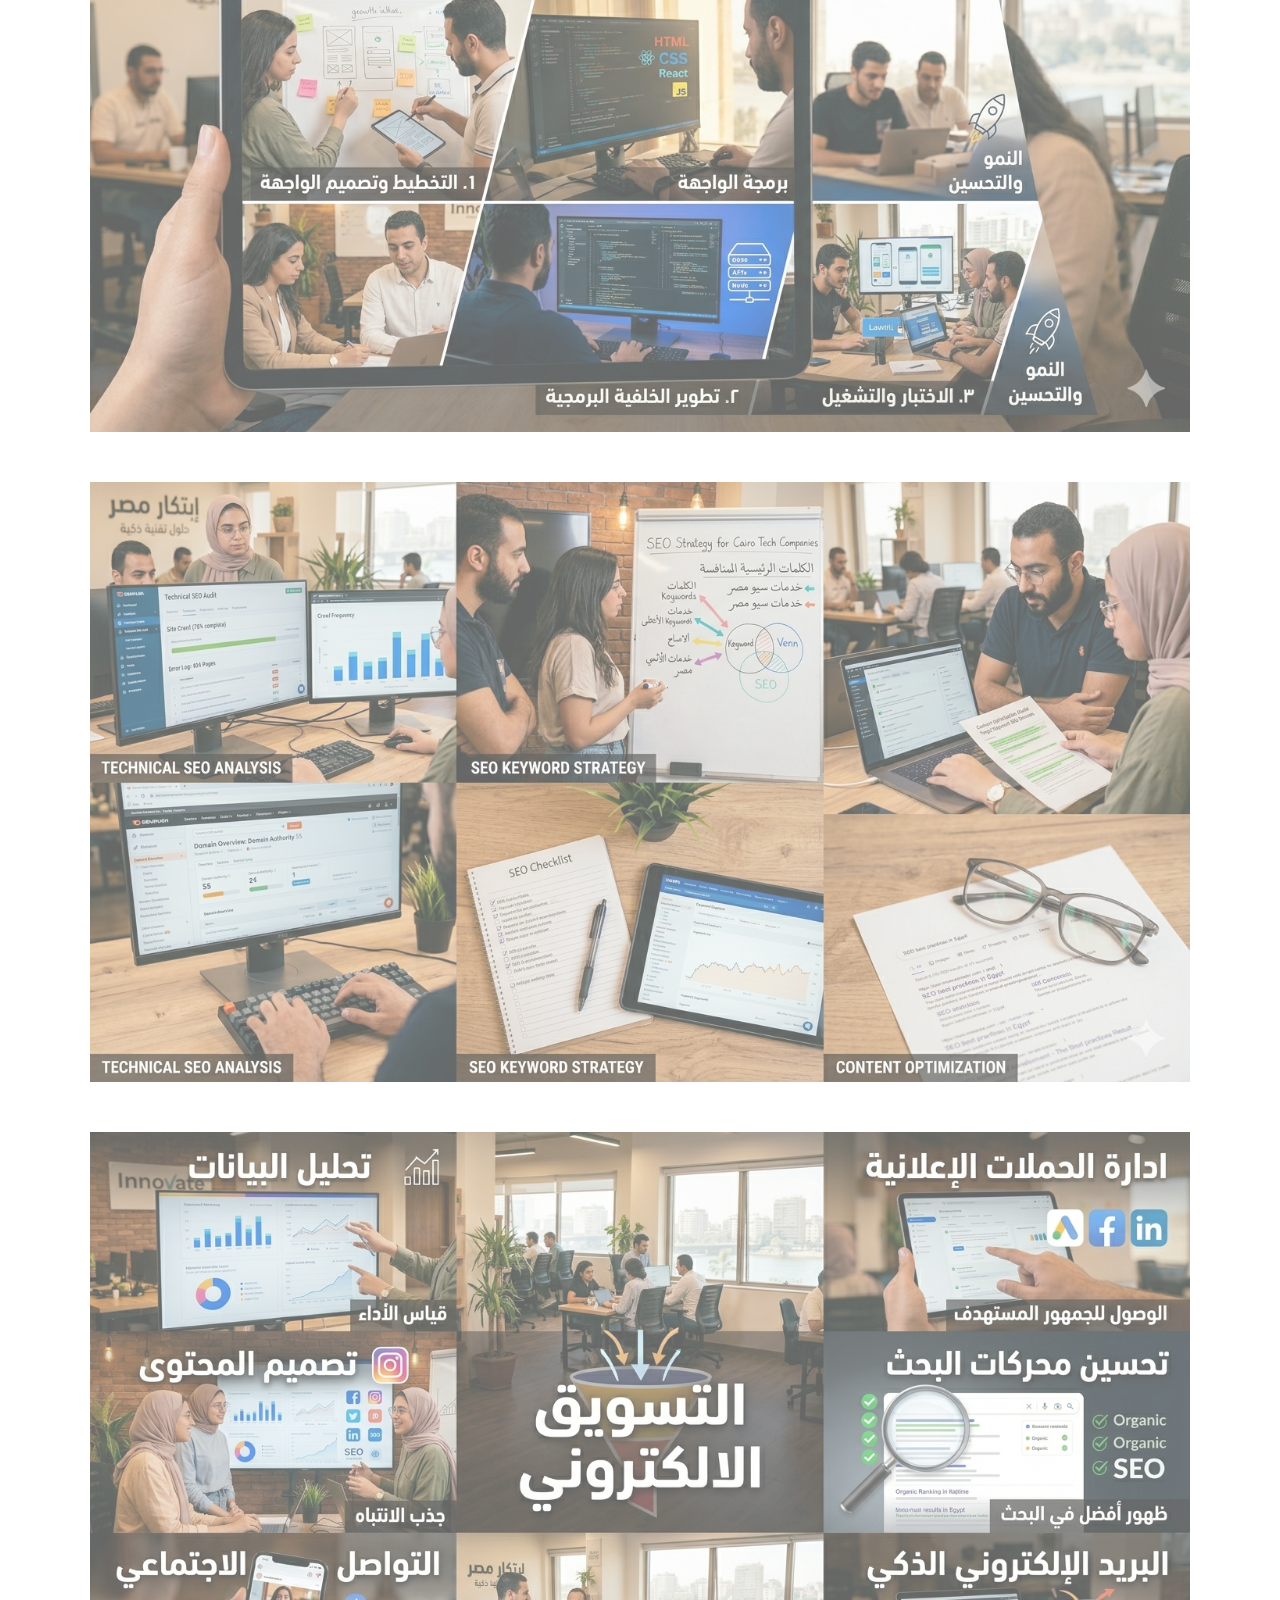
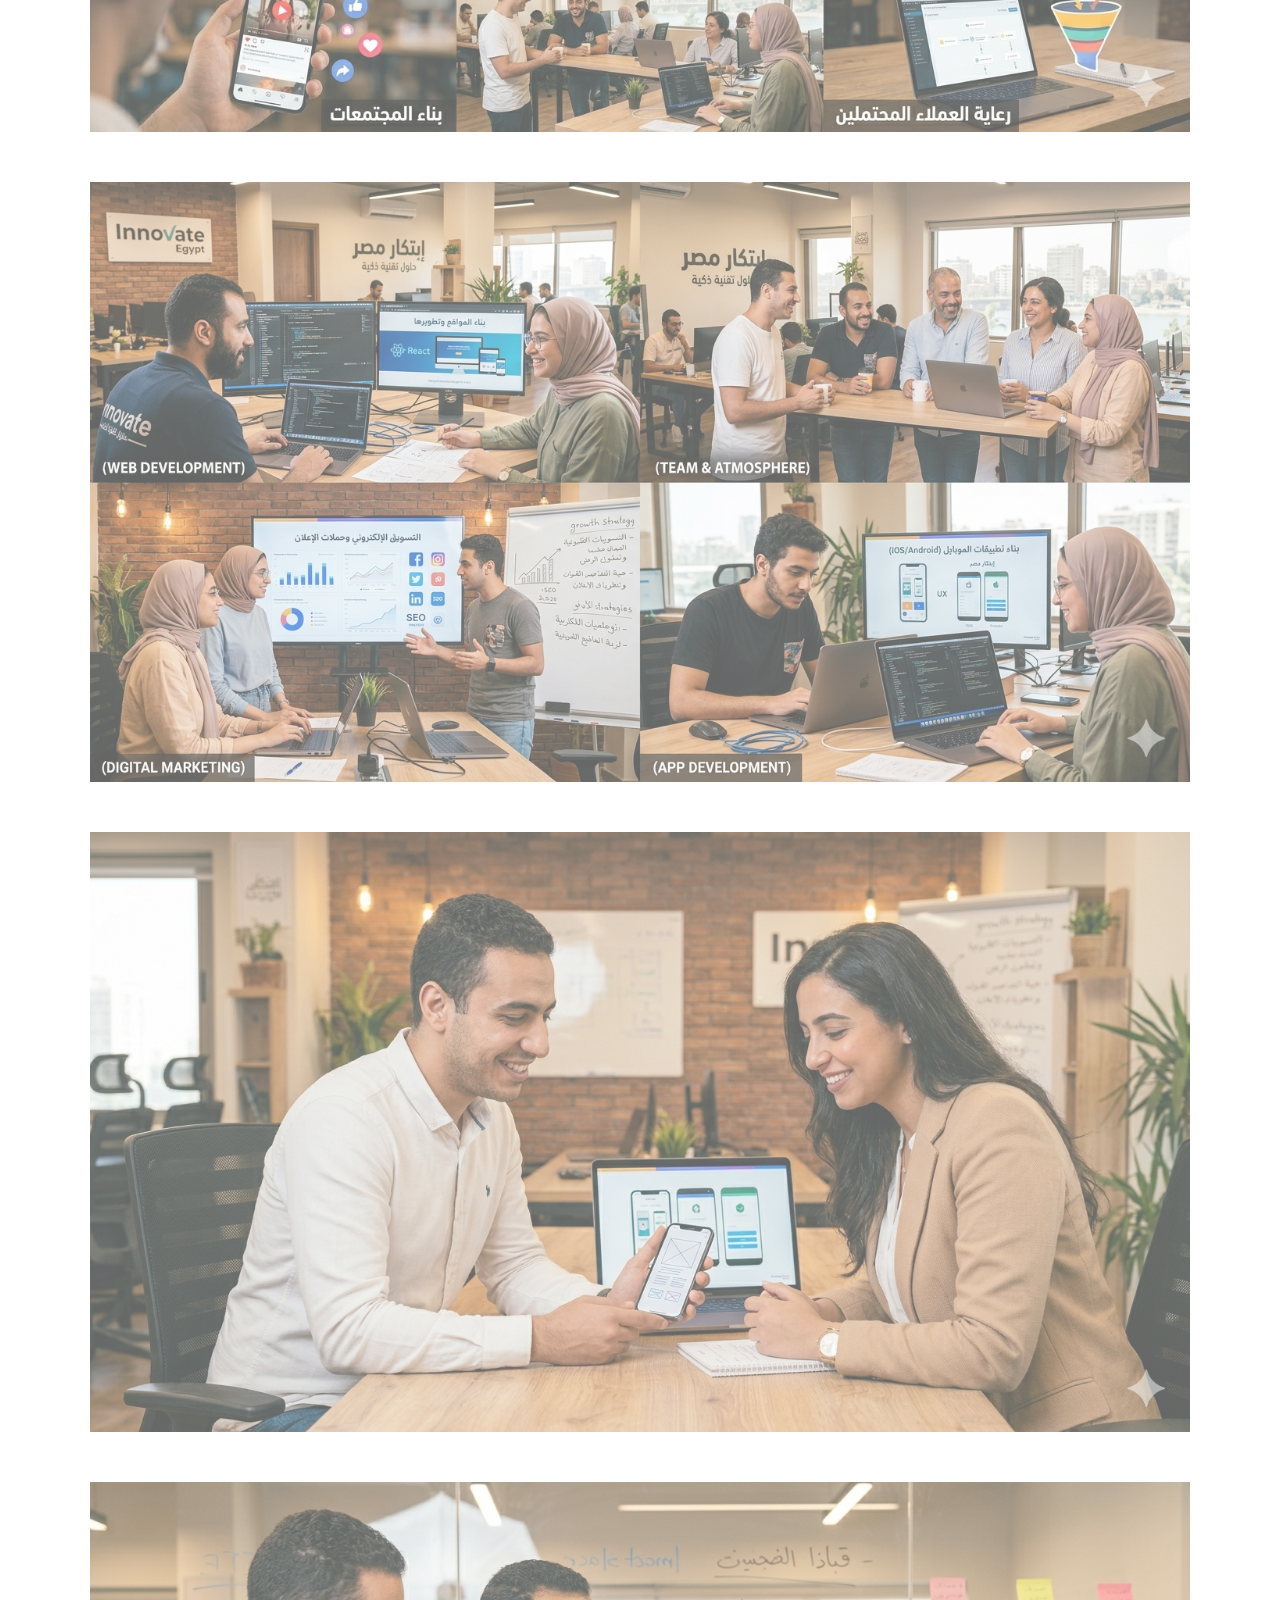
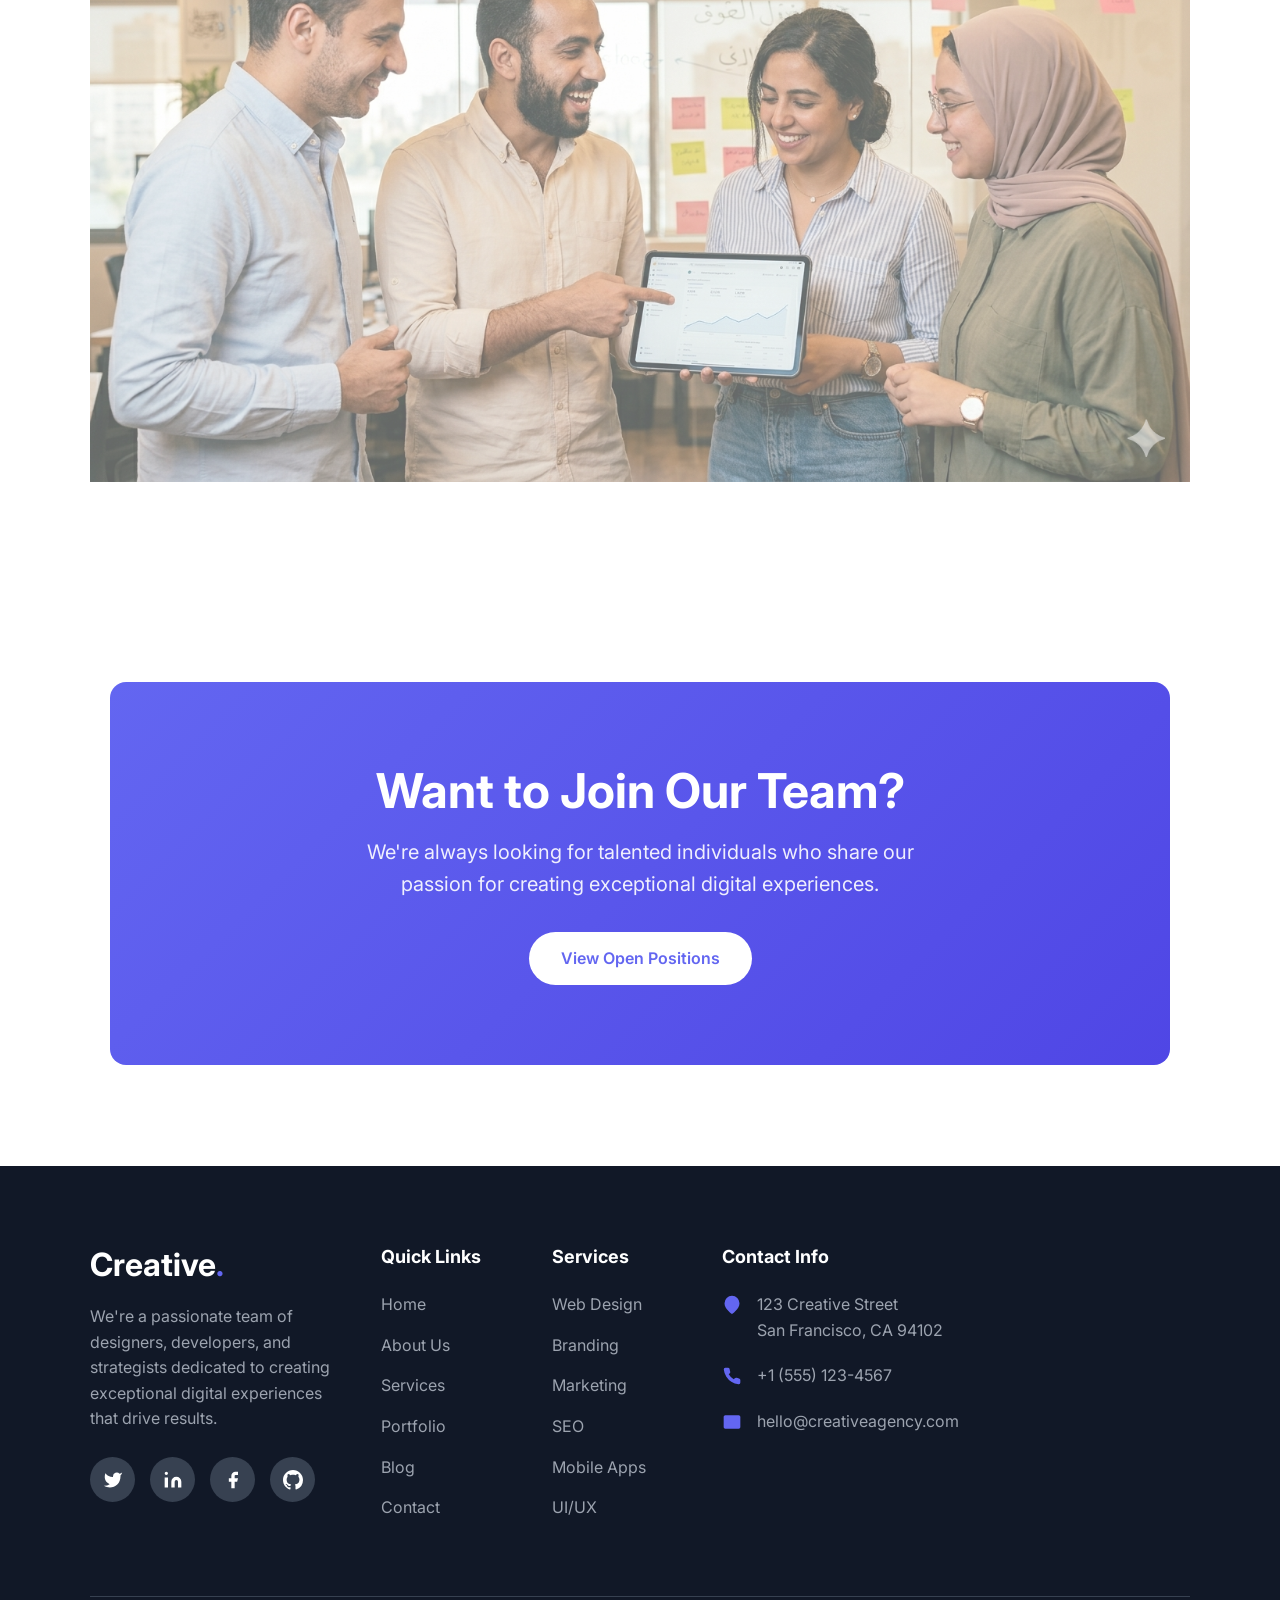
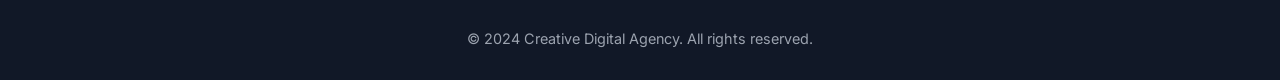
<file: about.html>
﻿<!DOCTYPE html>
<html lang="en" data-theme="light">
<head>
    <meta charset="UTF-8">
    <meta name="viewport" content="width=device-width, initial-scale=1.0">
    <meta name="description" content="Learn about Creative Digital Agency - our story, mission, values, and the passionate team behind our digital solutions.">
    <meta name="keywords" content="about us, creative agency, digital agency, our team, company story">
    <title>About Us - Creative Digital Agency</title>
    
    <!-- Fonts -->
    <link rel="preconnect" href="https://fonts.googleapis.com">
    <link rel="preconnect" href="https://fonts.gstatic.com" crossorigin>
    <link href="https://fonts.googleapis.com/css2?family=Inter:wght@400;500;600;700;800&display=swap" rel="stylesheet">
    
    <!-- Styles -->
    <link rel="stylesheet" href="assets/css/style.css">
    <link rel="stylesheet" href="assets/css/animations.css">
    <link rel="stylesheet" href="assets/css/hero-sections.css">
    <link rel="stylesheet" href="assets/css/responsive.css">
</head>
<body>
    <!-- Loading Screen -->
    <div class="loading-screen">
        <div class="spinner"></div>
    </div>

    <!-- Navigation -->
    <header class="navbar">
        <div class="container">
            <a href="index.html" class="logo">
                Creative<span class="logo-dot">.</span>
            </a>

            <!-- Desktop Navigation -->
            <nav class="nav-links">
                <a href="index.html" data-lang="nav_home">Home</a>
                <a href="about.html" class="active" data-lang="nav_about">About</a>
                <a href="services.html" data-lang="nav_services">Services</a>
                <a href="portfolio.html" data-lang="nav_portfolio">Portfolio</a>
                <a href="blog.html" data-lang="nav_blog">Blog</a>
                <a href="contact.html" data-lang="nav_contact">Contact</a>
            </nav>

            <div class="nav-right">
              <button id="language-toggle" class="language-btn" data-language-toggle aria-label="Toggle language">
                        EN
              </button>
                <button class="theme-toggle" data-lang-aria="toggle_dark_mode" aria-label="Toggle dark mode">
                    <svg class="sun-icon" viewBox="0 0 24 24" fill="none" stroke="currentColor" stroke-width="2">
                        <circle cx="12" cy="12" r="5"/>
                        <path d="M12 1v2M12 21v2M4.22 4.22l1.42 1.42M18.36 18.36l1.42 1.42M1 12h2M21 12h2M4.22 19.78l1.42-1.42M18.36 5.64l1.42-1.42"/>
                    </svg>
                    <svg class="moon-icon" viewBox="0 0 24 24" fill="currentColor">
                        <path d="M21 12.79A9 9 0 1111.21 3 7 7 0 0021 12.79z"/>
                    </svg>
                </button>

                <a href="contact.html" class="btn btn-primary btn-sm desktop-only" data-lang="nav_getStarted">
                    Get Started
                </a>

                <button class="hamburger" data-lang-aria="open_menu" aria-label="Toggle menu">
                    <span class="hamburger-line"></span>
                    <span class="hamburger-line"></span>
                    <span class="hamburger-line"></span>
                </button>
            </div>
        </div>
    </header>

    <!-- Mobile Navigation Drawer -->
    <div class="nav-overlay"></div>
    <nav class="mobile-nav-drawer">
        <div class="mobile-nav-header">
            <a href="index.html" class="mobile-logo">
                Creative<span class="logo-dot">.</span>
            </a>
            <button class="mobile-nav-close" data-lang-aria="close_menu" aria-label="Close menu">
                <svg viewBox="0 0 24 24" fill="none" stroke="currentColor" stroke-width="2">
                    <path d="M18 6L6 18M6 6l12 12"/>
                </svg>
            </button>
        </div>
        <div class="mobile-nav-links">
            <a href="index.html" data-lang="nav_home">Home</a>
            <a href="about.html" class="active" data-lang="nav_about">About</a>
            <a href="services.html" data-lang="nav_services">Services</a>
            <a href="portfolio.html" data-lang="nav_portfolio">Portfolio</a>
            <a href="blog.html" data-lang="nav_blog">Blog</a>
            <a href="contact.html" data-lang="nav_contact">Contact</a>
        </div>
        <div class="mobile-nav-footer">
            <a href="contact.html" class="btn btn-primary" data-lang="nav_getStarted">Get Started</a>
            <button type="button" data-language-toggle class="language-btn language-btn-mobile">EN</button>
        </div>
    </nav>

    <main>
        <!-- Page Hero - About: Split Layout with Stats & Team Cards -->
        <section class="page-hero hero-about">
            <div class="hero-bg-gradient"></div>
            <div class="hero-bg-grid"></div>
            <div class="hero-floating-shapes">
                <div class="floating-shape shape-circle"></div>
                <div class="floating-shape shape-square"></div>
                <div class="floating-shape shape-blob"></div>
            </div>

            <div class="container">
                <div class="hero-about-wrapper">
                    <div class="hero-about-content">
                        <span class="hero-badge" data-animate="fadeInUp">
                            <span class="hero-badge-dot"></span>
                            <span data-lang="about_hero_badge">Who We Are</span>
                        </span>
                        <h1 class="hero-about-title" data-animate="fadeInUp">
                            <span data-lang="about_hero_title1">Crafting Digital Stories</span>
                            <span class="title-gradient" data-lang="about_hero_title2">That Move People</span>
                        </h1>
                        <p class="hero-about-subtitle" data-animate="fadeInUp" data-lang="about_hero_subtitle">
                            A decade of turning bold ideas into measurable outcomes. We're a 50+ team of designers, engineers, and storytellers building the future of digital brands.
                        </p>
                        <div class="hero-about-cta" data-animate="fadeInUp">
                            <a href="contact.html" class="btn btn-primary btn-glow" data-lang="about_hero_cta1">Start a Conversation</a>
                            <a href="#our-story" class="btn-link btn-link-light" data-lang="about_hero_cta2">
                                Read Our Story
                                <svg width="20" height="20" viewBox="0 0 24 24" fill="none" stroke="currentColor" stroke-width="2">
                                    <path d="M5 12h14M12 5l7 7-7 7"/>
                                </svg>
                            </a>
                        </div>

                        <div class="hero-about-stats" data-animate="fadeInUp">
                            <div class="hero-stat">
                                <div class="hero-stat-number">10+</div>
                                <div class="hero-stat-label" data-lang="about_stat_years">Years of Impact</div>
                            </div>
                            <div class="hero-stat-divider"></div>
                            <div class="hero-stat">
                                <div class="hero-stat-number">50+</div>
                                <div class="hero-stat-label" data-lang="about_stat_team">Team Members</div>
                            </div>
                            <div class="hero-stat-divider"></div>
                            <div class="hero-stat">
                                <div class="hero-stat-number">250+</div>
                                <div class="hero-stat-label" data-lang="about_stat_projects">Projects Delivered</div>
                            </div>
                        </div>
                    </div>

                    <div class="hero-about-visual" data-animate="fadeInRight">
                        <div class="team-card team-card-1">
                            <div class="team-card-avatar">AR</div>
                            <div class="team-card-info">
                                <div class="team-card-name">Alex Rivera</div>
                                <div class="team-card-role">Creative Director</div>
                            </div>
                            <div class="team-card-pulse"></div>
                        </div>
                        <div class="team-card team-card-2">
                            <div class="team-card-avatar">MP</div>
                            <div class="team-card-info">
                                <div class="team-card-name">Maya Patel</div>
                                <div class="team-card-role">Lead Designer</div>
                            </div>
                            <div class="team-card-pulse"></div>
                        </div>
                        <div class="team-card team-card-3">
                            <div class="team-card-avatar">JW</div>
                            <div class="team-card-info">
                                <div class="team-card-name">James Wilson</div>
                                <div class="team-card-role">Senior Developer</div>
                            </div>
                            <div class="team-card-pulse"></div>
                        </div>
                        <div class="hero-glow-orb"></div>
                    </div>
                </div>
            </div>
        </section>

        <!-- Story Section -->
        <section class="section">
            <div class="container">
                <div class="about-content">
                    <div class="about-image" data-animate="fadeInLeft">
                        <img src="/assets/images/Gemini_Generated_Image_7v4gsl7v4gsl7v4g (3).png" alt="Our creative workspace">
                    </div>
                    <div class="about-text" data-animate="fadeInRight">
                        <h2 data-lang="about_story">Our Story</h2>
                        <p data-lang="about_story_p1">Founded in 2014, Creative Digital Agency started with a simple mission: to help businesses thrive in the digital age. What began as a small team of three passionate designers has grown into a full-service digital agency with over 50 clients worldwide.</p>
                        <p data-lang="about_story_p2">We've always believed that great design is about more than aesthetics—it's about solving problems, telling stories, and creating meaningful connections between brands and their audiences.</p>
                        <p data-lang="about_story_p3">Today, we combine strategic thinking with creative execution to deliver digital experiences that not only look beautiful but also drive real business results. From startups to Fortune 500 companies, we've helped organizations across industries transform their digital presence.</p>
                        <a href="contact.html" class="btn btn-primary" data-lang="about_workWithUs">Work With Us</a>
                    </div>
                </div>
            </div>
        </section>

        <!-- Mission & Values -->
        <section class="section section-dark">
            <div class="container">
                <div class="section-header" data-animate="fadeInUp">
                    <h2 data-lang="about_mission">Our Mission & Values</h2>
                    <p data-lang="about_mission_subtitle">The principles that guide everything we do and every decision we make.</p>
                </div>

                <div class="values-grid">
                    <div class="value-item" data-animate="fadeInUp">
                        <div class="value-icon">
                            <svg viewBox="0 0 24 24">
                                <path d="M12 2L2 7l10 5 10-5-10-5zM2 17l10 5 10-5M2 12l10 5 10-5"/>
                            </svg>
                        </div>
                        <h3 data-lang="about_value_innovation">Innovation</h3>
                        <p data-lang="about_value_innovation_desc">We push boundaries and challenge conventions to deliver cutting-edge solutions that keep our clients ahead of the curve.</p>
                    </div>

                    <div class="value-item" data-animate="fadeInUp">
                        <div class="value-icon">
                            <svg viewBox="0 0 24 24">
                                <path d="M12 22s8-4 8-10V5l-8-3-8 3v7c0 6 8 10 8 10z"/>
                            </svg>
                        </div>
                        <h3 data-lang="about_value_integrity">Integrity</h3>
                        <p data-lang="about_value_integrity_desc">We believe in transparency, honesty, and building trust through every interaction and deliverable.</p>
                    </div>

                    <div class="value-item" data-animate="fadeInUp">
                        <div class="value-icon">
                            <svg viewBox="0 0 24 24">
                                <path d="M17 21v-2a4 4 0 00-4-4H5a4 4 0 00-4 4v2M9 11a4 4 0 100-8 4 4 0 000 8zM23 21v-2a4 4 0 00-3-3.87M16 3.13a4 4 0 010 7.75"/>
                            </svg>
                        </div>
                        <h3 data-lang="about_value_collaboration">Collaboration</h3>
                        <p data-lang="about_value_collaboration_desc">We work closely with our clients as partners, ensuring their vision remains at the heart of every project.</p>
                    </div>

                    <div class="value-item" data-animate="fadeInUp">
                        <div class="value-icon">
                            <svg viewBox="0 0 24 24">
                                <path d="M22 11.08V12a10 10 0 11-5.93-9.14"/>
                                <path d="M22 4L12 14.01l-3-3"/>
                            </svg>
                        </div>
                        <h3 data-lang="about_value_excellence">Excellence</h3>
                        <p data-lang="about_value_excellence_desc">We strive for perfection in everything we do, never settling for good enough when great is possible.</p>
                    </div>

                    <div class="value-item" data-animate="fadeInUp">
                        <div class="value-icon">
                            <svg viewBox="0 0 24 24">
                                <circle cx="12" cy="12" r="10"/>
                                <path d="M12 6v6l4 2"/>
                            </svg>
                        </div>
                        <h3 data-lang="about_value_efficiency">Efficiency</h3>
                        <p data-lang="about_value_efficiency_desc">We value your time and resources, delivering high-quality work on schedule without compromising on quality.</p>
                    </div>

                    <div class="value-item" data-animate="fadeInUp">
                        <div class="value-icon">
                            <svg viewBox="0 0 24 24">
                                <path d="M20.84 4.61a5.5 5.5 0 00-7.78 0L12 5.67l-1.06-1.06a5.5 5.5 0 00-7.78 7.78l1.06 1.06L12 21.23l7.78-7.78 1.06-1.06a5.5 5.5 0 000-7.78z"/>
                            </svg>
                        </div>
                        <h3 data-lang="about_value_passion">Passion</h3>
                        <p data-lang="about_value_passion_desc">We genuinely love what we do, and that enthusiasm shines through in our work and client relationships.</p>
                    </div>
                </div>
            </div>
        </section>

        <!-- Team Section -->
        <section class="section">
            <div class="container">
                <div class="section-header" data-animate="fadeInUp">
                    <h2 data-lang="about_team_title">Meet Our Team</h2>
                    <p data-lang="about_team_subtitle">The talented individuals who bring your visions to life every day.</p>
                </div>

                <div class="team-grid">
                    <div class="team-member" data-animate="fadeInUp">
                        <div class="team-image">
                            <img src="assets/images/Gemini_Generated_Image_7v4gsl7v4gsl7v4g (1).png" alt="Alex Rivera">
                            <div class="team-social">
                                <a href="#"><svg viewBox="0 0 24 24"><path d="M23 3a10.9 10.9 0 01-3.14 1.53 4.48 4.48 0 00-7.86 3v1A10.66 10.66 0 013 4s-4 9 5 13a11.64 11.64 0 01-7 2c9 5 20 0 20-11.5a4.5 4.5 0 00-.08-.83A7.72 7.72 0 0023 3z"/></svg></a>
                                <a href="#"><svg viewBox="0 0 24 24"><path d="M16 8a6 6 0 016 6v7h-4v-7a2 2 0 00-2-2 2 2 0 00-2 2v7h-4v-7a6 6 0 016-6zM2 9h4v12H2zM4 6a2 2 0 100-4 2 2 0 000 4z"/></svg></a>
                            </div>
                        </div>
                        <h4>Alex Rivera</h4>
                        <span>Creative Director</span>
                    </div>

                    <div class="team-member" data-animate="fadeInUp">
                        <div class="team-image">
                            <img src="assets/images/Gemini_Generated_Image_7v4gsl7v4gsl7v4g (2).png" alt="Maya Patel">
                            <div class="team-social">
                                <a href="#"><svg viewBox="0 0 24 24"><path d="M23 3a10.9 10.9 0 01-3.14 1.53 4.48 4.48 0 00-7.86 3v1A10.66 10.66 0 013 4s-4 9 5 13a11.64 11.64 0 01-7 2c9 5 20 0 20-11.5a4.5 4.5 0 00-.08-.83A7.72 7.72 0 0023 3z"/></svg></a>
                                <a href="#"><svg viewBox="0 0 24 24"><path d="M16 8a6 6 0 016 6v7h-4v-7a2 2 0 00-2-2 2 2 0 00-2 2v7h-4v-7a6 6 0 016-6zM2 9h4v12H2zM4 6a2 2 0 100-4 2 2 0 000 4z"/></svg></a>
                            </div>
                        </div>
                        <h4>Maya Patel</h4>
                        <span>Lead Designer</span>
                    </div>

                    <div class="team-member" data-animate="fadeInUp">
                        <div class="team-image">
                            <img src="assets/images/Gemini_Generated_Image_7v4gsl7v4gsl7v4g (3).png" alt="James Wilson">
                            <div class="team-social">
                                <a href="#"><svg viewBox="0 0 24 24"><path d="M23 3a10.9 10.9 0 01-3.14 1.53 4.48 4.48 0 00-7.86 3v1A10.66 10.66 0 013 4s-4 9 5 13a11.64 11.64 0 01-7 2c9 5 20 0 20-11.5a4.5 4.5 0 00-.08-.83A7.72 7.72 0 0023 3z"/></svg></a>
                                <a href="#"><svg viewBox="0 0 24 24"><path d="M16 8a6 6 0 016 6v7h-4v-7a2 2 0 00-2-2 2 2 0 00-2 2v7h-4v-7a6 6 0 016-6zM2 9h4v12H2zM4 6a2 2 0 100-4 2 2 0 000 4z"/></svg></a>
                            </div>
                        </div>
                        <h4>James Wilson</h4>
                        <span>Senior Developer</span>
                    </div>

                    <div class="team-member" data-animate="fadeInUp">
                        <div class="team-image">
                            <img src="assets/images/Gemini_Generated_Image_7v4gsl7v4gsl7v4g (4).png" alt="Sofia Martinez">
                            <div class="team-social">
                                <a href="#"><svg viewBox="0 0 24 24"><path d="M23 3a10.9 10.9 0 01-3.14 1.53 4.48 4.48 0 00-7.86 3v1A10.66 10.66 0 013 4s-4 9 5 13a11.64 11.64 0 01-7 2c9 5 20 0 20-11.5a4.5 4.5 0 00-.08-.83A7.72 7.72 0 0023 3z"/></svg></a>
                                <a href="#"><svg viewBox="0 0 24 24"><path d="M16 8a6 6 0 016 6v7h-4v-7a2 2 0 00-2-2 2 2 0 00-2 2v7h-4v-7a6 6 0 016-6zM2 9h4v12H2zM4 6a2 2 0 100-4 2 2 0 000 4z"/></svg></a>
                            </div>
                        </div>
                        <h4>Sofia Martinez</h4>
                        <span>Marketing Strategist</span>
                    </div>

                    <div class="team-member" data-animate="fadeInUp">
                        <div class="team-image">
                            <img src="assets/images/Gemini_Generated_Image_7v4gsl7v4gsl7v4g (5).png" alt="David Kim">
                            <div class="team-social">
                                <a href="#"><svg viewBox="0 0 24 24"><path d="M23 3a10.9 10.9 0 01-3.14 1.53 4.48 4.48 0 00-7.86 3v1A10.66 10.66 0 013 4s-4 9 5 13a11.64 11.64 0 01-7 2c9 5 20 0 20-11.5a4.5 4.5 0 00-.08-.83A7.72 7.72 0 0023 3z"/></svg></a>
                                <a href="#"><svg viewBox="0 0 24 24"><path d="M16 8a6 6 0 016 6v7h-4v-7a2 2 0 00-2-2 2 2 0 00-2 2v7h-4v-7a6 6 0 016-6zM2 9h4v12H2zM4 6a2 2 0 100-4 2 2 0 000 4z"/></svg></a>
                            </div>
                        </div>
                        <h4>David Kim</h4>
                        <span>UX Designer</span>
                    </div>

                    <div class="team-member" data-animate="fadeInUp">
                        <div class="team-image">
                            <img src="assets/images/Gemini_Generated_Image_7v4gsl7v4gsl7v4g.png" alt="Emma Thompson">
                            <div class="team-social">
                                <a href="#"><svg viewBox="0 0 24 24"><path d="M23 3a10.9 10.9 0 01-3.14 1.53 4.48 4.48 0 00-7.86 3v1A10.66 10.66 0 013 4s-4 9 5 13a11.64 11.64 0 01-7 2c9 5 20 0 20-11.5a4.5 4.5 0 00-.08-.83A7.72 7.72 0 0023 3z"/></svg></a>
                                <a href="#"><svg viewBox="0 0 24 24"><path d="M16 8a6 6 0 016 6v7h-4v-7a2 2 0 00-2-2 2 2 0 00-2 2v7h-4v-7a6 6 0 016-6zM2 9h4v12H2zM4 6a2 2 0 100-4 2 2 0 000 4z"/></svg></a>
                            </div>
                        </div>
                        <h4>Emma Thompson</h4>
                        <span>Project Manager</span>
                    </div>
                </div>
            </div>
        </section>

        <!-- Stats Section -->
        <section class="section section-dark">
            <div class="container">
                <div class="stats-grid">
                    <div class="stat-item" data-animate="fadeInUp">
                        <div class="stat-number" data-target="250" data-duration="2000">0</div>
                        <div class="stat-label" data-lang="stats_projects">Projects Completed</div>
                    </div>
                    <div class="stat-item" data-animate="fadeInUp">
                        <div class="stat-number" data-target="50" data-duration="2000">0</div>
                        <div class="stat-label" data-lang="stats_clients">Happy Clients</div>
                    </div>
                    <div class="stat-item" data-animate="fadeInUp">
                        <div class="stat-number" data-target="15" data-duration="2000">0</div>
                        <div class="stat-label" data-lang="stats_team">Team Members</div>
                    </div>
                    <div class="stat-item" data-animate="fadeInUp">
                        <div class="stat-number" data-target="10" data-duration="2000">0</div>
                        <div class="stat-label" data-lang="stats_experience">Years Experience</div>
                    </div>
                </div>
            </div>
        </section>

        <!-- Partners Section -->
        <section class="section">
            <div class="container">
                <div class="section-header" data-animate="fadeInUp">
                    <h2 data-lang="about_trusted">Trusted By</h2>
                    <p data-lang="about_trusted_subtitle">We're proud to work with some of the world's leading brands.</p>
                </div>

                <div class="partners-grid" data-animate="fadeInUp">
                    <img src="assets/images/Gemini_Generated_Image_2am5qk2am5qk2am5.png" alt="Partner 1" class="partner-logo">
                    <img src="assets/images/Gemini_Generated_Image_3y6it63y6it63y6i.png" alt="Partner 2" class="partner-logo">
                    <img src="assets/images/Gemini_Generated_Image_e980p0e980p0e980.png" alt="Partner 3" class="partner-logo">
                    <img src="assets/images/Gemini_Generated_Image_gkxbfgkxbfgkxbfg.png" alt="Partner 4" class="partner-logo">
                    <img src="assets/images/Gemini_Generated_Image_7v4gsl7v4gsl7v4g (1).png" alt="Partner 5" class="partner-logo">
                    <img src="assets/images/Gemini_Generated_Image_7v4gsl7v4gsl7v4g (2).png" alt="Partner 6" class="partner-logo">
                </div>
            </div>
        </section>

        <!-- CTA Section -->
        <section class="section">
            <div class="container">
                <div class="cta-section" data-animate="scaleIn">
                    <h2 data-lang="cta_team">Want to Join Our Team?</h2>
                    <p data-lang="cta_team_desc">We're always looking for talented individuals who share our passion for creating exceptional digital experiences.</p>
                    <a href="contact.html" class="btn" data-lang="cta_team_btn">View Open Positions</a>
                </div>
            </div>
        </section>
    </main>

    <!-- Footer -->
    <footer class="footer">
        <div class="container">
            <div class="footer-grid">
                <div class="footer-about">
                    <h3>Creative<span style="color: var(--primary-color);">.</span></h3>
                    <p><span data-lang="footer_about">We're a passionate team of designers, developers, and strategists dedicated to creating exceptional digital experiences that drive results.</span></p>
                    <div class="footer-social">
                        <a href="#"><svg viewBox="0 0 24 24"><path d="M23 3a10.9 10.9 0 01-3.14 1.53 4.48 4.48 0 00-7.86 3v1A10.66 10.66 0 013 4s-4 9 5 13a11.64 11.64 0 01-7 2c9 5 20 0 20-11.5a4.5 4.5 0 00-.08-.83A7.72 7.72 0 0023 3z"/></svg></a>
                        <a href="#"><svg viewBox="0 0 24 24"><path d="M16 8a6 6 0 016 6v7h-4v-7a2 2 0 00-2-2 2 2 0 00-2 2v7h-4v-7a6 6 0 016-6zM2 9h4v12H2zM4 6a2 2 0 100-4 2 2 0 000 4z"/></svg></a>
                        <a href="#"><svg viewBox="0 0 24 24"><path d="M18 2h-3a5 5 0 00-5 5v3H7v4h3v8h4v-8h3l1-4h-4V7a1 1 0 011-1h3z"/></svg></a>
                        <a href="#"><svg viewBox="0 0 24 24"><path d="M12 0C5.37 0 0 5.37 0 12c0 5.31 3.435 9.795 8.205 11.385.6.105.825-.255.825-.57 0-.285-.015-1.23-.015-2.235-3.015.555-3.795-.735-4.035-1.41-.135-.345-.72-1.41-1.23-1.695-.42-.225-1.02-.78-.015-.795.945-.015 1.62.87 1.845 1.23 1.08 1.815 2.805 1.305 3.495.99.105-.78.42-1.305.765-1.605-2.67-.3-5.46-1.335-5.46-5.925 0-1.305.465-2.385 1.23-3.225-.12-.3-.54-1.53.12-3.18 0 0 1.005-.315 3.3 1.23.96-.27 1.98-.405 3-.405s2.04.135 3 .405c2.295-1.56 3.3-1.23 3.3-1.23.66 1.65.24 2.88.12 3.18.765.84 1.23 1.905 1.23 3.225 0 4.605-2.805 5.625-5.475 5.925.435.375.81 1.095.81 2.22 0 1.605-.015 2.895-.015 3.3 0 .315.225.69.825.57A12.02 12.02 0 0024 12c0-6.63-5.37-12-12-12z"/></svg></a>
                    </div>
                </div>

                <div class="footer-column">
                    <h4 data-lang="footer_quickLinks">Quick Links</h4>
                    <ul class="footer-links">
                        <li><a href="index.html"><span data-lang="footer_home">Home</span></a></li>
                        <li><a href="about.html"><span data-lang="footer_aboutUs">About Us</span></a></li>
                        <li><a href="services.html"><span data-lang="nav_services">Services</span></a></li>
                        <li><a href="portfolio.html"><span data-lang="nav_portfolio">Portfolio</span></a></li>
                        <li><a href="blog.html"><span data-lang="nav_blog">Blog</span></a></li>
                        <li><a href="contact.html"><span data-lang="nav_contact">Contact</span></a></li>
                    </ul>
                </div>

                <div class="footer-column">
                    <h4 data-lang="footer_services">Services</h4>
                    <ul class="footer-links">
                        <li><a href="services.html"><span data-lang="service_webDesign_title">Web Design</span></a></li>
                        <li><a href="services.html"><span data-lang="service_branding_title">Branding</span></a></li>
                        <li><a href="services.html"><span data-lang="service_marketing_title">Marketing</span></a></li>
                        <li><a href="services.html"><span data-lang="service_seo_title">SEO</span></a></li>
                        <li><a href="services.html"><span data-lang="service_mobileApps_title">Mobile Apps</span></a></li>
                        <li><a href="services.html"><span data-lang="service_uiux_title">UI/UX</span></a></li>
                    </ul>
                </div>

                <div class="footer-column">
                    <h4 data-lang="footer_contactInfo">Contact Info</h4>
                    <ul class="footer-contact">
                        <li>
                            <svg viewBox="0 0 24 24"><path d="M21 10c0 7-9 13-9 13s-9-6-9-13a9 9 0 0118 0z"/><circle cx="12" cy="10" r="3"/></svg>
                            <span><span data-lang="footer_address">123 Creative Street</span><br><span data-lang="footer_address2">San Francisco, CA 94102</span></span>
                        </li>
                        <li>
                            <svg viewBox="0 0 24 24"><path d="M22 16.92v3a2 2 0 01-2.18 2 19.79 19.79 0 01-8.63-3.07 19.5 19.5 0 01-6-6 19.79 19.79 0 01-3.07-8.67A2 2 0 014.11 2h3a2 2 0 012 1.72c.127.96.361 1.903.7 2.81a2 2 0 01-.45 2.11L8.09 9.91a16 16 0 006 6l1.27-1.27a2 2 0 012.11-.45c.907.339 1.85.573 2.81.7A2 2 0 0122 16.92z"/></svg>
                            <span>+1 (555) 123-4567</span>
                        </li>
                        <li>
                            <svg viewBox="0 0 24 24"><path d="M4 4h16c1.1 0 2 .9 2 2v12c0 1.1-.9 2-2 2H4c-1.1 0-2-.9-2-2V6c0-1.1.9-2 2-2z"/><path d="M22 6l-10 7L2 6"/></svg>
                            <span>hello@creativeagency.com</span>
                        </li>
                    </ul>
                </div>
            </div>

            <div class="footer-bottom">
                <p><span data-lang="footer_copyright">&copy; 2024 Creative Digital Agency. All rights reserved.</span></p>
            </div>
        </div>
    </footer>

    <!-- Scroll to Top -->
    <button class="scroll-top" data-lang-aria="scroll_top" aria-label="Scroll to top">
        <svg viewBox="0 0 24 24" fill="currentColor">
            <path d="M7.41 15.41L12 10.83l4.59 4.58L18 14l-6-6-6 6z"/>
        </svg>
    </button>

    <!-- Scripts -->
    <script src="assets/js/language.js"></script>
    
    <script src="assets/js/main.js"></script>
    <script src="assets/js/darkmode.js"></script>
    <script src="assets/js/animations.js"></script>
</body>
</html>
</file>
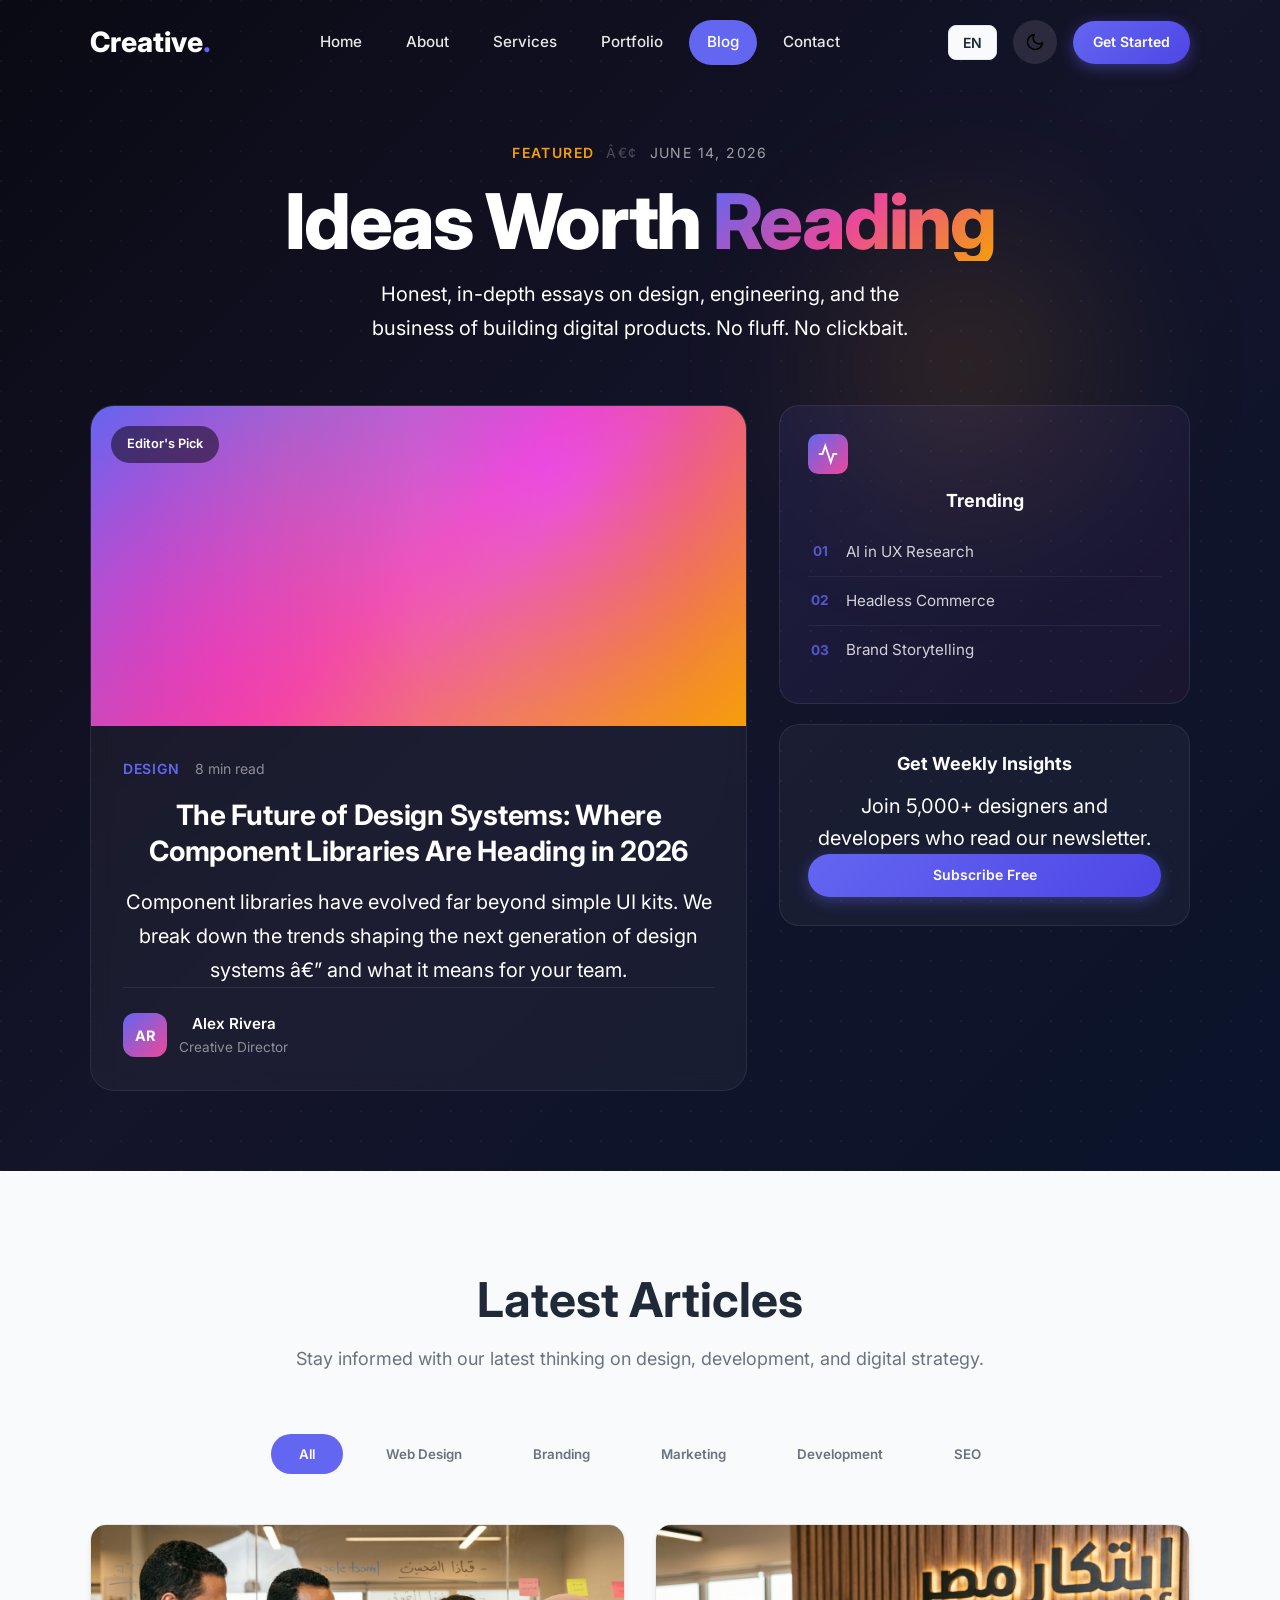
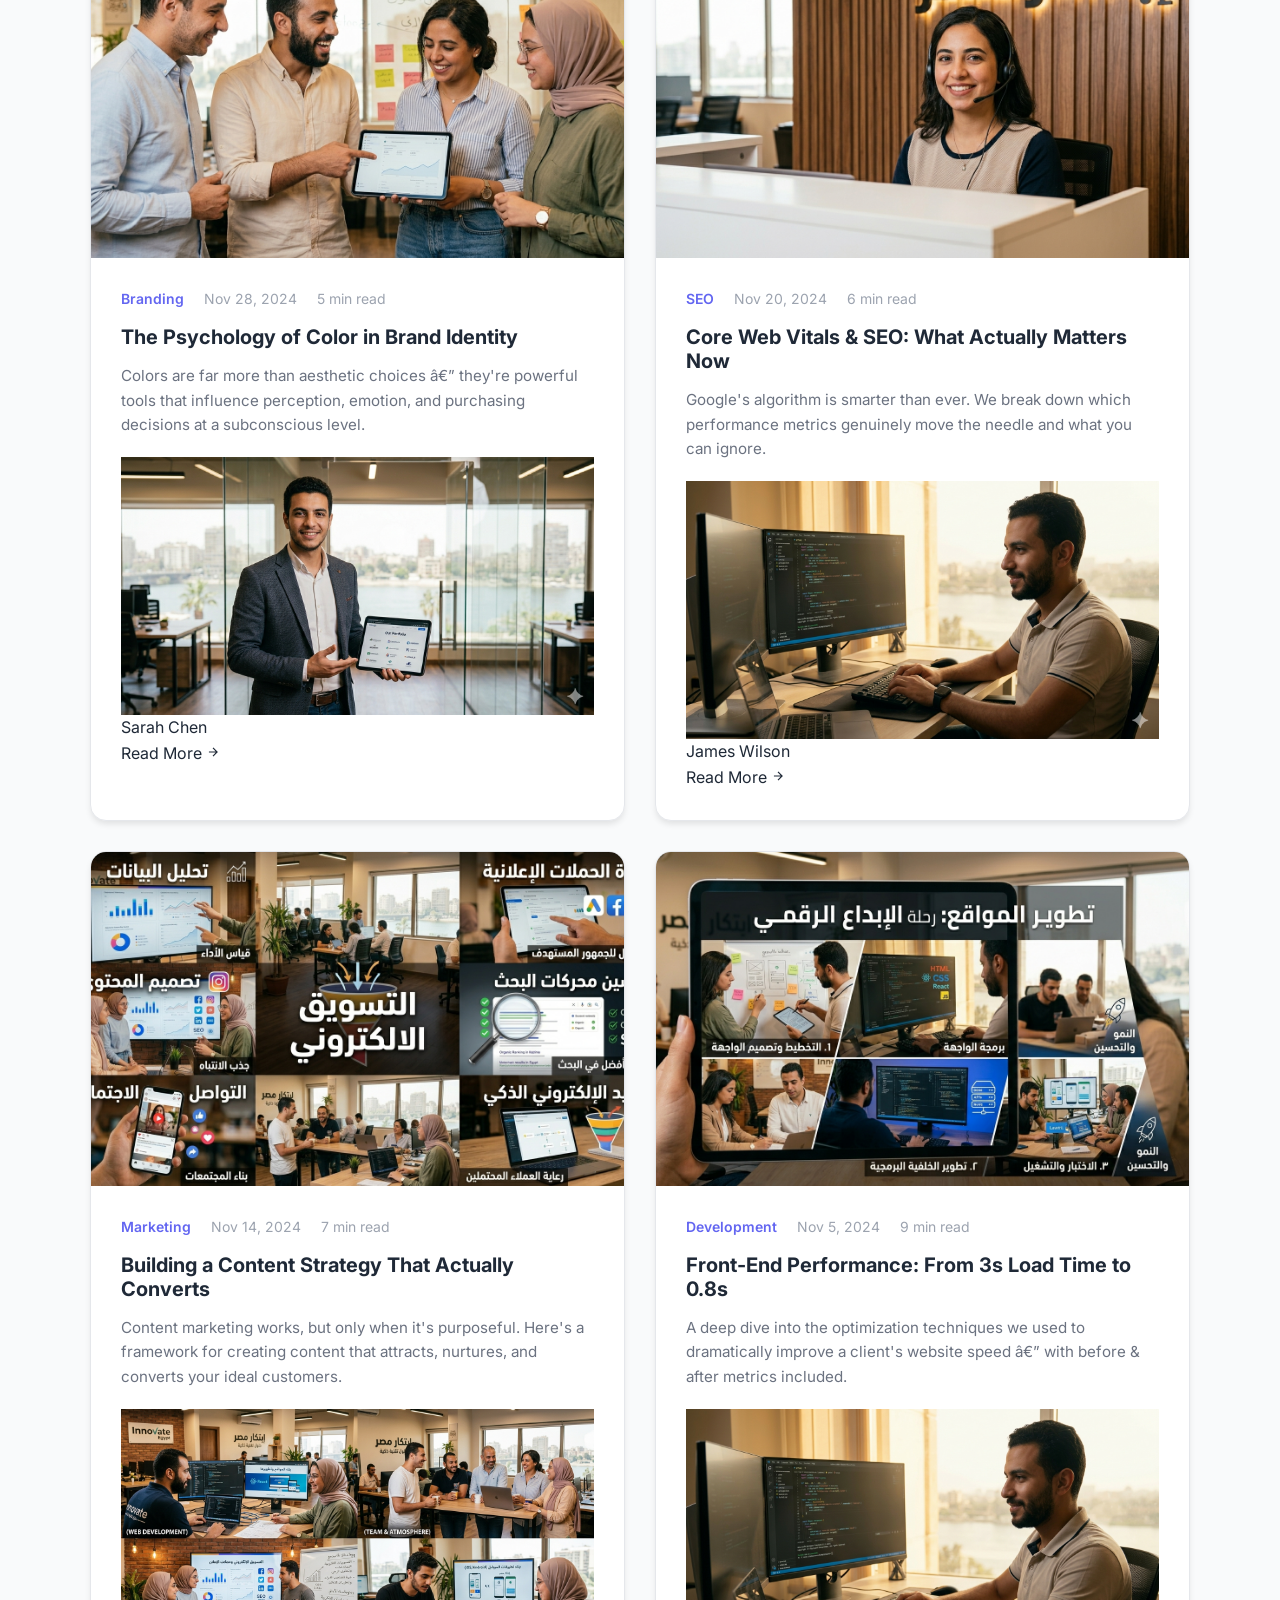
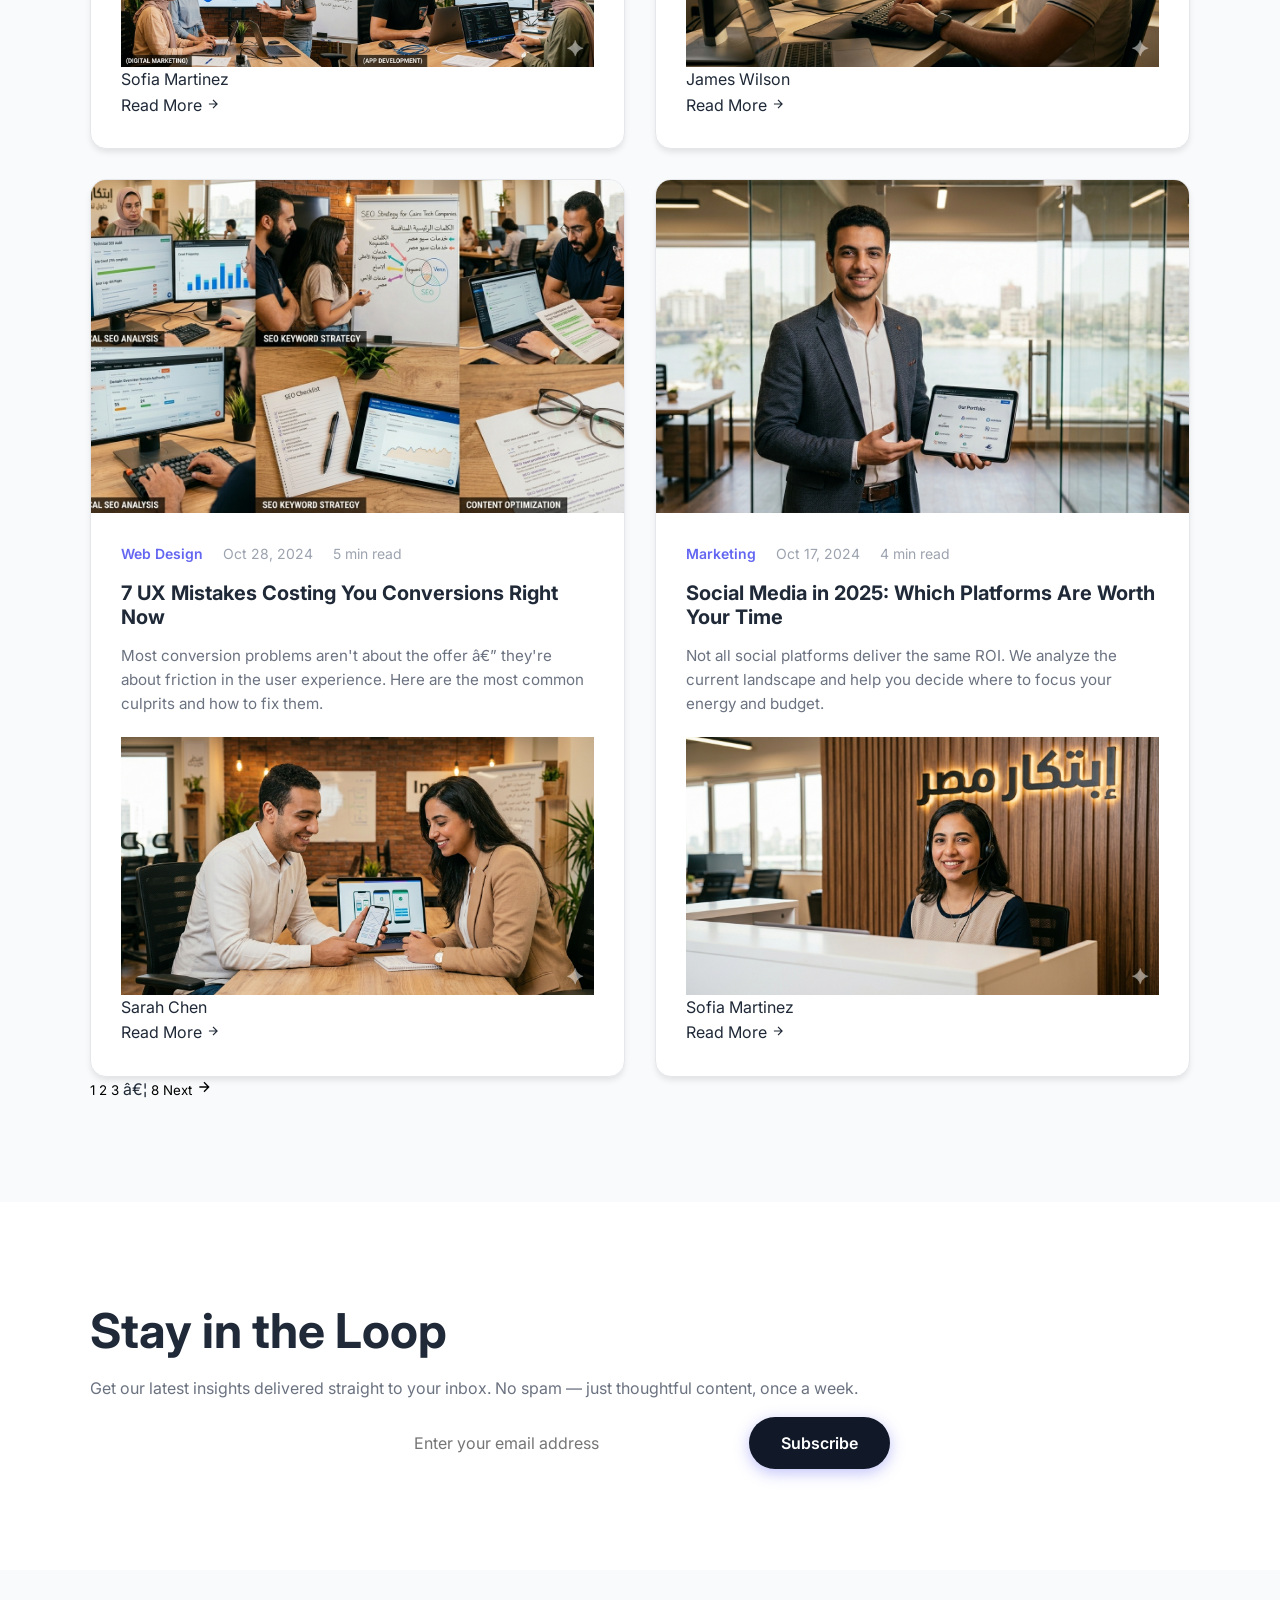
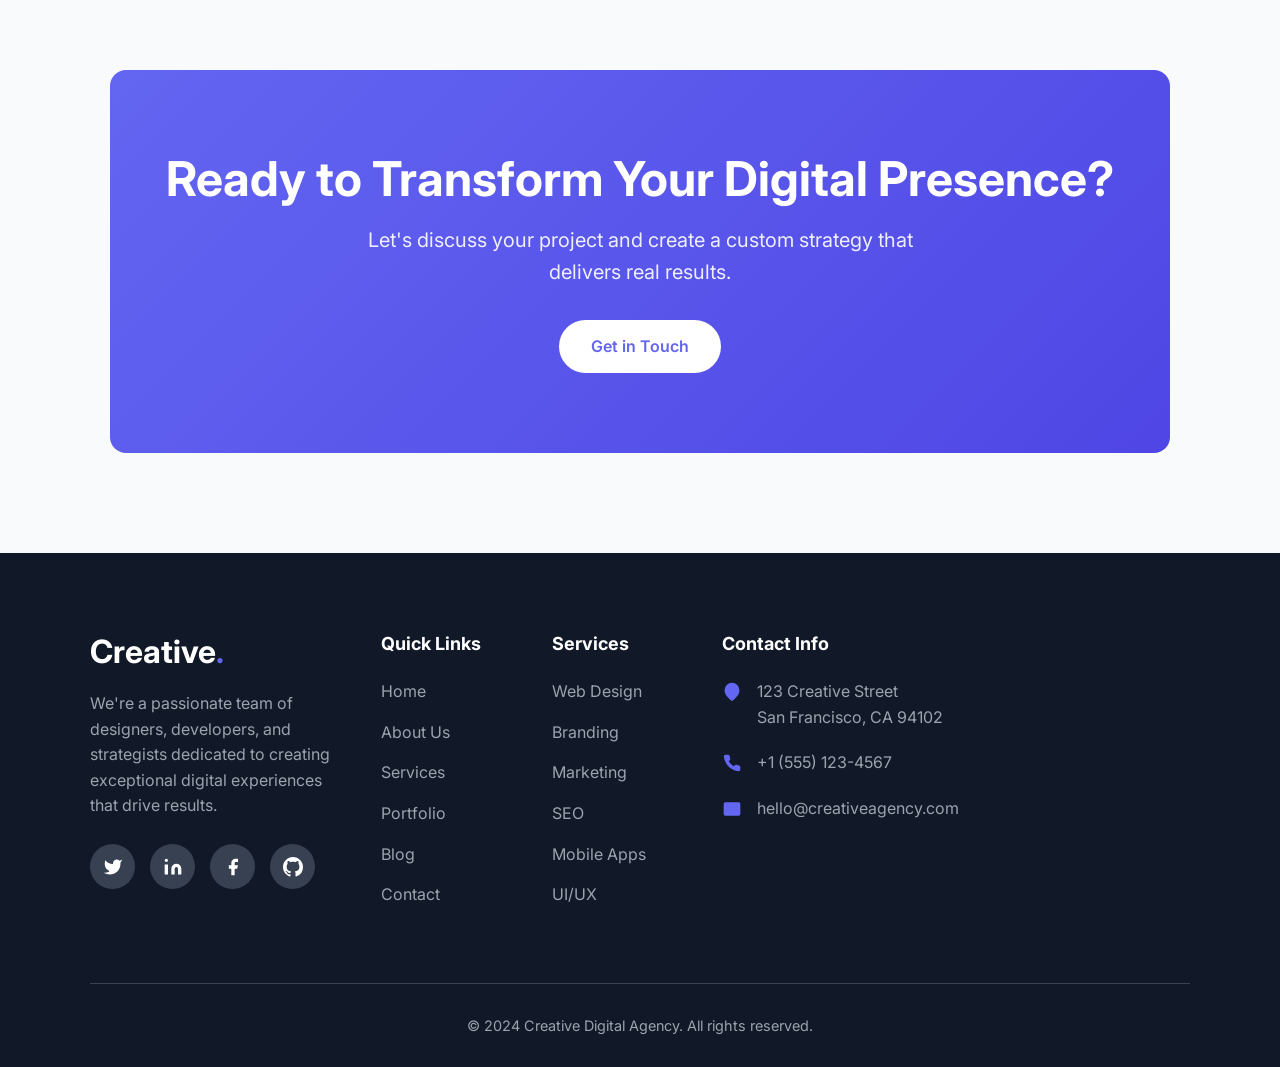
<file: blog.html>
﻿<!DOCTYPE html>
<html lang="en" data-theme="light">
<head>
    <meta charset="UTF-8">
    <meta name="viewport" content="width=device-width, initial-scale=1.0">
    <meta name="description" content="Insights, tips, and industry news from the Creative Digital Agency blog. Stay updated on web design, branding, and digital marketing trends.">
    <meta name="keywords" content="digital agency blog, web design tips, branding insights, marketing trends, design news">
    <title>Blog - Creative Digital Agency</title>
    
    <!-- Fonts -->
    <link rel="preconnect" href="https://fonts.googleapis.com">
    <link rel="preconnect" href="https://fonts.gstatic.com" crossorigin>
    <link href="https://fonts.googleapis.com/css2?family=Inter:wght@400;500;600;700;800&display=swap" rel="stylesheet">
    
    <!-- Styles -->
    <link rel="stylesheet" href="assets/css/style.css">
    <link rel="stylesheet" href="assets/css/animations.css">
    <link rel="stylesheet" href="assets/css/hero-sections.css">
    <link rel="stylesheet" href="assets/css/responsive.css">
</head>
<body>
    <!-- Loading Screen -->
    <div class="loading-screen">
        <div class="spinner"></div>
    </div>

    <!-- Navigation -->
    <header class="navbar">
        <div class="container">
            <a href="index.html" class="logo">
                Creative<span class="logo-dot">.</span>
            </a>

            <!-- Desktop Navigation -->
            <nav class="nav-links">
                <a href="index.html" data-lang="nav_home">Home</a>
                <a href="about.html" data-lang="nav_about">About</a>
                <a href="services.html" data-lang="nav_services">Services</a>
                <a href="portfolio.html" data-lang="nav_portfolio">Portfolio</a>
                <a href="blog.html" class="active" data-lang="nav_blog">Blog</a>
                <a href="contact.html" data-lang="nav_contact">Contact</a>
            </nav>

            <div class="nav-right">
              <button id="language-toggle" class="language-btn" data-language-toggle aria-label="Toggle language">
                        EN
              </button>
                <button class="theme-toggle" data-lang-aria="toggle_dark_mode" aria-label="Toggle dark mode">
                    <svg class="sun-icon" viewBox="0 0 24 24" fill="none" stroke="currentColor" stroke-width="2">
                        <circle cx="12" cy="12" r="5"/>
                        <path d="M12 1v2M12 21v2M4.22 4.22l1.42 1.42M18.36 18.36l1.42 1.42M1 12h2M21 12h2M4.22 19.78l1.42-1.42M18.36 5.64l1.42-1.42"/>
                    </svg>
                    <svg class="moon-icon" viewBox="0 0 24 24" fill="currentColor">
                        <path d="M21 12.79A9 9 0 1111.21 3 7 7 0 0021 12.79z"/>
                    </svg>
                </button>

                <a href="contact.html" class="btn btn-primary btn-sm desktop-only" data-lang="nav_getStarted">
                    Get Started
                </a>

                <button class="hamburger" data-lang-aria="open_menu" aria-label="Toggle menu">
                    <span class="hamburger-line"></span>
                    <span class="hamburger-line"></span>
                    <span class="hamburger-line"></span>
                </button>
            </div>
        </div>
    </header>

    <!-- Mobile Navigation Drawer -->
    <div class="nav-overlay"></div>
    <nav class="mobile-nav-drawer">
        <div class="mobile-nav-header">
            <a href="index.html" class="mobile-logo">
                Creative<span class="logo-dot">.</span>
            </a>
            <button class="mobile-nav-close" data-lang-aria="close_menu" aria-label="Close menu">
                <svg viewBox="0 0 24 24" fill="none" stroke="currentColor" stroke-width="2">
                    <path d="M18 6L6 18M6 6l12 12"/>
                </svg>
            </button>
        </div>
        <div class="mobile-nav-links">
            <a href="index.html" data-lang="nav_home">Home</a>
            <a href="about.html" data-lang="nav_about">About</a>
            <a href="services.html" data-lang="nav_services">Services</a>
            <a href="portfolio.html" data-lang="nav_portfolio">Portfolio</a>
            <a href="blog.html" class="active" data-lang="nav_blog">Blog</a>
            <a href="contact.html" data-lang="nav_contact">Contact</a>
        </div>
        <div class="mobile-nav-footer">
            <a href="contact.html" class="btn btn-primary" data-lang="nav_getStarted">Get Started</a>
            <button type="button" data-language-toggle class="language-btn language-btn-mobile">EN</button>
        </div>
    </nav>

    <main>
        <!-- Page Hero - Blog: Editorial Style with Featured Article -->
        <section class="page-hero hero-blog">
            <div class="hero-blog-bg-pattern"></div>
            <div class="hero-blog-glow"></div>

            <div class="container">
                <div class="hero-blog-wrapper">
                    <div class="hero-blog-header" data-animate="fadeInUp">
                        <div class="hero-blog-meta">
                            <span class="hero-blog-category" data-lang="blog_hero_category">Featured</span>
                            <span class="hero-blog-divider">â€¢</span>
                            <span class="hero-blog-date">June 14, 2026</span>
                        </div>
                        <h1 class="hero-blog-title" data-lang="blog_hero_title">
                            Ideas Worth <span class="title-gradient">Reading</span>
                        </h1>
                        <p class="hero-blog-subtitle" data-lang="blog_hero_subtitle">
                            Honest, in-depth essays on design, engineering, and the business of building digital products. No fluff. No clickbait.
                        </p>
                    </div>

                    <div class="hero-blog-grid">
                        <article class="blog-featured" data-animate="fadeInUp">
                            <div class="blog-featured-image">
                                <div class="blog-featured-overlay"></div>
                                <div class="blog-featured-shine"></div>
                                <span class="blog-featured-badge" data-lang="blog_featured_badge">Editor's Pick</span>
                            </div>
                            <div class="blog-featured-content">
                                <div class="blog-featured-meta">
                                    <span class="blog-featured-tag" data-lang="blog_tag_design">Design</span>
                                    <span class="blog-featured-read">8 min read</span>
                                </div>
                                <h2 class="blog-featured-title" data-lang="blog_featured_title">
                                    The Future of Design Systems: Where Component Libraries Are Heading in 2026
                                </h2>
                                <p class="blog-featured-excerpt" data-lang="blog_featured_excerpt">
                                    Component libraries have evolved far beyond simple UI kits. We break down the trends shaping the next generation of design systems â€” and what it means for your team.
                                </p>
                                <div class="blog-featured-author">
                                    <div class="author-avatar">AR</div>
                                    <div class="author-info">
                                        <div class="author-name">Alex Rivera</div>
                                        <div class="author-role" data-lang="blog_author_role">Creative Director</div>
                                    </div>
                                </div>
                            </div>
                        </article>

                        <div class="blog-sidebar" data-animate="fadeInRight">
                            <div class="blog-sidebar-card blog-sidebar-trending">
                                <div class="blog-sidebar-icon">
                                    <svg viewBox="0 0 24 24" fill="none" stroke="currentColor" stroke-width="2">
                                        <path d="M22 12h-4l-3 9L9 3l-3 9H2"/>
                                    </svg>
                                </div>
                                <h3 class="blog-sidebar-title" data-lang="blog_trending_title">Trending</h3>
                                <ul class="blog-sidebar-list">
                                    <li>
                                        <span class="blog-sidebar-number">01</span>
                                        <span data-lang="blog_trending_1">AI in UX Research</span>
                                    </li>
                                    <li>
                                        <span class="blog-sidebar-number">02</span>
                                        <span data-lang="blog_trending_2">Headless Commerce</span>
                                    </li>
                                    <li>
                                        <span class="blog-sidebar-number">03</span>
                                        <span data-lang="blog_trending_3">Brand Storytelling</span>
                                    </li>
                                </ul>
                            </div>

                            <div class="blog-sidebar-card blog-sidebar-newsletter">
                                <h3 class="blog-sidebar-title" data-lang="blog_newsletter_title">Get Weekly Insights</h3>
                                <p class="blog-sidebar-text" data-lang="blog_newsletter_text">Join 5,000+ designers and developers who read our newsletter.</p>
                                <a href="#newsletter" class="btn btn-primary btn-sm btn-block" data-lang="blog_newsletter_btn">Subscribe Free</a>
                            </div>
                        </div>
                    </div>
                </div>
            </div>
        </section>

        
        <!-- Blog Grid -->
        <section class="section section-dark">
            <div class="container">
                <div class="section-header" data-animate="fadeInUp">
                    <h2 data-lang="blog_latest">Latest Articles</h2>
                    <p data-lang="blog_latest_subtitle">Stay informed with our latest thinking on design, development, and digital strategy.</p>
                </div>

                <!-- Category Filter -->
                <div class="filter-buttons" data-animate="fadeInUp">
                    <button class="filter-btn active" data-filter="all" data-lang="portfolio_filter_all">All</button>
                    <button class="filter-btn" data-filter="web-design" data-lang="portfolio_filter_webDesign">Web Design</button>
                    <button class="filter-btn" data-filter="branding" data-lang="portfolio_filter_branding">Branding</button>
                    <button class="filter-btn" data-filter="marketing" data-lang="portfolio_filter_marketing">Marketing</button>
                    <button class="filter-btn" data-filter="development" data-lang="portfolio_filter_development">Development</button>
                    <button class="filter-btn" data-filter="seo" data-lang="service_seo_title">SEO</button>
                </div>

                <div class="blog-grid">
                    <article class="blog-card" data-category="branding" data-animate="fadeInUp">
                        <div class="blog-image">
                            <img src="assets/images/Gemini_Generated_Image_7v4gsl7v4gsl7v4g (2).png" alt="Brand Identity in 2025">
                        </div>
                        <div class="blog-content">
                            <div class="blog-meta">
                                <span class="blog-category" data-lang="blog_tag_branding">Branding</span>
                                <span>Nov 28, 2024</span>
                                <span>5 min read</span>
                            </div>
                            <h3><a href="#">The Psychology of Color in Brand Identity</a></h3>
                            <p>Colors are far more than aesthetic choices â€” they're powerful tools that influence perception, emotion, and purchasing decisions at a subconscious level.</p>
                            <div class="blog-footer">
                                <div class="blog-author">
                                    <img src="assets/images/Gemini_Generated_Image_7v4gsl7v4gsl7v4g (4).png" alt="Sarah Chen">
                                    <span>Sarah Chen</span>
                                </div>
                                <a href="#" class="btn-link"><span data-lang="blog_readMore">Read More</span>
                                    <svg width="14" height="14" viewBox="0 0 24 24" fill="none" stroke="currentColor" stroke-width="2">
                                        <path d="M5 12h14M12 5l7 7-7 7"/>
                                    </svg>
                                </a>
                            </div>
                        </div>
                    </article>

                    <article class="blog-card" data-category="seo" data-animate="fadeInUp">
                        <div class="blog-image">
                            <img src="assets/images/Gemini_Generated_Image_7v4gsl7v4gsl7v4g (5).png" alt="SEO Strategies">
                        </div>
                        <div class="blog-content">
                            <div class="blog-meta">
                                <span class="blog-category" data-lang="service_seo_title">SEO</span>
                                <span>Nov 20, 2024</span>
                                <span>6 min read</span>
                            </div>
                            <h3><a href="#">Core Web Vitals & SEO: What Actually Matters Now</a></h3>
                            <p>Google's algorithm is smarter than ever. We break down which performance metrics genuinely move the needle and what you can ignore.</p>
                            <div class="blog-footer">
                                <div class="blog-author">
                                    <img src="assets/images/Gemini_Generated_Image_7v4gsl7v4gsl7v4g.png" alt="James Wilson">
                                    <span>James Wilson</span>
                                </div>
                                <a href="#" class="btn-link"><span data-lang="blog_readMore">Read More</span>
                                    <svg width="14" height="14" viewBox="0 0 24 24" fill="none" stroke="currentColor" stroke-width="2">
                                        <path d="M5 12h14M12 5l7 7-7 7"/>
                                    </svg>
                                </a>
                            </div>
                        </div>
                    </article>

                    <article class="blog-card" data-category="marketing" data-animate="fadeInUp">
                        <div class="blog-image">
                            <img src="assets/images/Gemini_Generated_Image_e980p0e980p0e980.png" alt="Content Strategy">
                        </div>
                        <div class="blog-content">
                            <div class="blog-meta">
                                <span class="blog-category" data-lang="blog_tag_marketing">Marketing</span>
                                <span>Nov 14, 2024</span>
                                <span>7 min read</span>
                            </div>
                            <h3><a href="#">Building a Content Strategy That Actually Converts</a></h3>
                            <p>Content marketing works, but only when it's purposeful. Here's a framework for creating content that attracts, nurtures, and converts your ideal customers.</p>
                            <div class="blog-footer">
                                <div class="blog-author">
                                    <img src="assets/images/Gemini_Generated_Image_gkxbfgkxbfgkxbfg.png" alt="Sofia Martinez">
                                    <span>Sofia Martinez</span>
                                </div>
                                <a href="#" class="btn-link"><span data-lang="blog_readMore">Read More</span>
                                    <svg width="14" height="14" viewBox="0 0 24 24" fill="none" stroke="currentColor" stroke-width="2">
                                        <path d="M5 12h14M12 5l7 7-7 7"/>
                                    </svg>
                                </a>
                            </div>
                        </div>
                    </article>

                    <article class="blog-card" data-category="development" data-animate="fadeInUp">
                        <div class="blog-image">
                            <img src="assets/images/Gemini_Generated_Image_2am5qk2am5qk2am5.png" alt="Performance Optimization">
                        </div>
                        <div class="blog-content">
                            <div class="blog-meta">
                                <span class="blog-category" data-lang="blog_tag_development">Development</span>
                                <span>Nov 5, 2024</span>
                                <span>9 min read</span>
                            </div>
                            <h3><a href="#">Front-End Performance: From 3s Load Time to 0.8s</a></h3>
                            <p>A deep dive into the optimization techniques we used to dramatically improve a client's website speed â€” with before & after metrics included.</p>
                            <div class="blog-footer">
                                <div class="blog-author">
                                    <img src="assets/images/Gemini_Generated_Image_7v4gsl7v4gsl7v4g.png" alt="James Wilson">
                                    <span>James Wilson</span>
                                </div>
                                <a href="#" class="btn-link"><span data-lang="blog_readMore">Read More</span>
                                    <svg width="14" height="14" viewBox="0 0 24 24" fill="none" stroke="currentColor" stroke-width="2">
                                        <path d="M5 12h14M12 5l7 7-7 7"/>
                                    </svg>
                                </a>
                            </div>
                        </div>
                    </article>

                    <article class="blog-card" data-category="web-design" data-animate="fadeInUp">
                        <div class="blog-image">
                            <img src="assets/images/Gemini_Generated_Image_3y6it63y6it63y6i.png" alt="UX Design">
                        </div>
                        <div class="blog-content">
                            <div class="blog-meta">
                                <span class="blog-category" data-lang="blog_tag_design">Web Design</span>
                                <span>Oct 28, 2024</span>
                                <span>5 min read</span>
                            </div>
                            <h3><a href="#">7 UX Mistakes Costing You Conversions Right Now</a></h3>
                            <p>Most conversion problems aren't about the offer â€” they're about friction in the user experience. Here are the most common culprits and how to fix them.</p>
                            <div class="blog-footer">
                                <div class="blog-author">
                                    <img src="assets/images/Gemini_Generated_Image_7v4gsl7v4gsl7v4g (1).png" alt="Sarah Chen">
                                    <span>Sarah Chen</span>
                                </div>
                                <a href="#" class="btn-link"><span data-lang="blog_readMore">Read More</span>
                                    <svg width="14" height="14" viewBox="0 0 24 24" fill="none" stroke="currentColor" stroke-width="2">
                                        <path d="M5 12h14M12 5l7 7-7 7"/>
                                    </svg>
                                </a>
                            </div>
                        </div>
                    </article>

                    <article class="blog-card" data-category="marketing" data-animate="fadeInUp">
                        <div class="blog-image">
                            <img src="assets/images/Gemini_Generated_Image_7v4gsl7v4gsl7v4g (4).png" alt="Social Media Strategy">
                        </div>
                        <div class="blog-content">
                            <div class="blog-meta">
                                <span class="blog-category" data-lang="blog_tag_marketing">Marketing</span>
                                <span>Oct 17, 2024</span>
                                <span>4 min read</span>
                            </div>
                            <h3><a href="#">Social Media in 2025: Which Platforms Are Worth Your Time</a></h3>
                            <p>Not all social platforms deliver the same ROI. We analyze the current landscape and help you decide where to focus your energy and budget.</p>
                            <div class="blog-footer">
                                <div class="blog-author">
                                    <img src="assets/images/Gemini_Generated_Image_7v4gsl7v4gsl7v4g (5).png" alt="Sofia Martinez">
                                    <span>Sofia Martinez</span>
                                </div>
                                <a href="#" class="btn-link"><span data-lang="blog_readMore">Read More</span>
                                    <svg width="14" height="14" viewBox="0 0 24 24" fill="none" stroke="currentColor" stroke-width="2">
                                        <path d="M5 12h14M12 5l7 7-7 7"/>
                                    </svg>
                                </a>
                            </div>
                        </div>
                    </article>
                </div>

                <!-- Pagination -->
                <div class="blog-pagination" data-animate="fadeInUp">
                    <button class="pagination-btn active">1</button>
                    <button class="pagination-btn">2</button>
                    <button class="pagination-btn">3</button>
                    <span class="pagination-dots">â€¦</span>
                    <button class="pagination-btn">8</button>
                    <button class="pagination-btn pagination-next">
                        <span data-lang="blog_pagination_next">Next</span>
                        <svg width="16" height="16" viewBox="0 0 24 24" fill="none" stroke="currentColor" stroke-width="2">
                            <path d="M5 12h14M12 5l7 7-7 7"/>
                        </svg>
                    </button>
                </div>
            </div>
        </section>

        <!-- Newsletter -->
        <section class="section">
            <div class="container">
                <div class="newsletter-section" data-animate="scaleIn">
                    <div class="newsletter-content">
                        <h2 data-lang="blog_stayLoop">Stay in the Loop</h2>
                        <p data-lang="blog_stayLoop_desc">Get our latest insights delivered straight to your inbox. No spam — just thoughtful content, once a week.</p>
                    </div>
                    <form class="newsletter-form" onsubmit="handleNewsletter(event)">
                        <input type="email" data-lang-placeholder="blog_enterEmail" placeholder="Enter your email address" required aria-label="Email address">
                        <button type="submit" class="btn btn-primary"><span data-lang="blog_subscribe">Subscribe</span></button>
                    </form>
                </div>
            </div>
        </section>

        <!-- CTA Section -->
        <section class="section section-dark">
            <div class="container">
                <div class="cta-section" data-animate="scaleIn">
                    <h2 data-lang="cta_transform">Ready to Transform Your Digital Presence?</h2>
                    <p><span data-lang="cta_transform_desc">Let's discuss your project and create a custom strategy that delivers real results.</span></p>
                    <a href="contact.html" class="btn"><span data-lang="cta_project_btn">Get in Touch</span></a>
                </div>
            </div>
        </section>
    </main>

    <!-- Footer -->
    <footer class="footer">
        <div class="container">
            <div class="footer-grid">
                <div class="footer-about">
                    <h3>Creative<span style="color: var(--primary-color);">.</span></h3>
                    <p><span data-lang="footer_about">We're a passionate team of designers, developers, and strategists dedicated to creating exceptional digital experiences that drive results.</span></p>
                    <div class="footer-social">
                        <a href="#" aria-label="Twitter"><svg viewBox="0 0 24 24"><path d="M23 3a10.9 10.9 0 01-3.14 1.53 4.48 4.48 0 00-7.86 3v1A10.66 10.66 0 013 4s-4 9 5 13a11.64 11.64 0 01-7 2c9 5 20 0 20-11.5a4.5 4.5 0 00-.08-.83A7.72 7.72 0 0023 3z"/></svg></a>
                        <a href="#" aria-label="LinkedIn"><svg viewBox="0 0 24 24"><path d="M16 8a6 6 0 016 6v7h-4v-7a2 2 0 00-2-2 2 2 0 00-2 2v7h-4v-7a6 6 0 016-6zM2 9h4v12H2zM4 6a2 2 0 100-4 2 2 0 000 4z"/></svg></a>
                        <a href="#" aria-label="Facebook"><svg viewBox="0 0 24 24"><path d="M18 2h-3a5 5 0 00-5 5v3H7v4h3v8h4v-8h3l1-4h-4V7a1 1 0 011-1h3z"/></svg></a>
                        <a href="#" aria-label="GitHub"><svg viewBox="0 0 24 24"><path d="M12 0C5.37 0 0 5.37 0 12c0 5.31 3.435 9.795 8.205 11.385.6.105.825-.255.825-.57 0-.285-.015-1.23-.015-2.235-3.015.555-3.795-.735-4.035-1.41-.135-.345-.72-1.41-1.23-1.695-.42-.225-1.02-.78-.015-.795.945-.015 1.62.87 1.845 1.23 1.08 1.815 2.805 1.305 3.495.99.105-.78.42-1.305.765-1.605-2.67-.3-5.46-1.335-5.46-5.925 0-1.305.465-2.385 1.23-3.225-.12-.3-.54-1.53.12-3.18 0 0 1.005-.315 3.3 1.23.96-.27 1.98-.405 3-.405s2.04.135 3 .405c2.295-1.56 3.3-1.23 3.3-1.23.66 1.65.24 2.88.12 3.18.765.84 1.23 1.905 1.23 3.225 0 4.605-2.805 5.625-5.475 5.925.435.375.81 1.095.81 2.22 0 1.605-.015 2.895-.015 3.3 0 .315.225.69.825.57A12.02 12.02 0 0024 12c0-6.63-5.37-12-12-12z"/></svg></a>
                    </div>
                </div>

                <div class="footer-column">
                    <h4 data-lang="footer_quickLinks">Quick Links</h4>
                    <ul class="footer-links">
                        <li><a href="index.html"><span data-lang="footer_home">Home</span></a></li>
                        <li><a href="about.html"><span data-lang="footer_aboutUs">About Us</span></a></li>
                        <li><a href="services.html"><span data-lang="nav_services">Services</span></a></li>
                        <li><a href="portfolio.html"><span data-lang="nav_portfolio">Portfolio</span></a></li>
                        <li><a href="blog.html"><span data-lang="nav_blog">Blog</span></a></li>
                        <li><a href="contact.html"><span data-lang="nav_contact">Contact</span></a></li>
                    </ul>
                </div>

                <div class="footer-column">
                    <h4 data-lang="footer_services">Services</h4>
                    <ul class="footer-links">
                        <li><a href="services.html"><span data-lang="service_webDesign_title">Web Design</span></a></li>
                        <li><a href="services.html"><span data-lang="service_branding_title">Branding</span></a></li>
                        <li><a href="services.html"><span data-lang="service_marketing_title">Marketing</span></a></li>
                        <li><a href="services.html"><span data-lang="service_seo_title">SEO</span></a></li>
                        <li><a href="services.html"><span data-lang="service_mobileApps_title">Mobile Apps</span></a></li>
                        <li><a href="services.html"><span data-lang="service_uiux_title">UI/UX</span></a></li>
                    </ul>
                </div>

                <div class="footer-column">
                    <h4 data-lang="footer_contactInfo">Contact Info</h4>
                    <ul class="footer-contact">
                        <li>
                            <svg viewBox="0 0 24 24"><path d="M21 10c0 7-9 13-9 13s-9-6-9-13a9 9 0 0118 0z"/><circle cx="12" cy="10" r="3"/></svg>
                            <span><span data-lang="footer_address">123 Creative Street</span><br><span data-lang="footer_address2">San Francisco, CA 94102</span></span>
                        </li>
                        <li>
                            <svg viewBox="0 0 24 24"><path d="M22 16.92v3a2 2 0 01-2.18 2 19.79 19.79 0 01-8.63-3.07 19.5 19.5 0 01-6-6 19.79 19.79 0 01-3.07-8.67A2 2 0 014.11 2h3a2 2 0 012 1.72c.127.96.361 1.903.7 2.81a2 2 0 01-.45 2.11L8.09 9.91a16 16 0 006 6l1.27-1.27a2 2 0 012.11-.45c.907.339 1.85.573 2.81.7A2 2 0 0122 16.92z"/></svg>
                            <span>+1 (555) 123-4567</span>
                        </li>
                        <li>
                            <svg viewBox="0 0 24 24"><path d="M4 4h16c1.1 0 2 .9 2 2v12c0 1.1-.9 2-2 2H4c-1.1 0-2-.9-2-2V6c0-1.1.9-2 2-2z"/><path d="M22 6l-10 7L2 6"/></svg>
                            <span>hello@creativeagency.com</span>
                        </li>
                    </ul>
                </div>
            </div>

            <div class="footer-bottom">
                <p><span data-lang="footer_copyright">&copy; 2024 Creative Digital Agency. All rights reserved.</span></p>
            </div>
        </div>
    </footer>

    <!-- Scroll to Top -->
    <button class="scroll-top" data-lang-aria="scroll_top" aria-label="Scroll to top">
        <svg viewBox="0 0 24 24" fill="currentColor">
            <path d="M7.41 15.41L12 10.83l4.59 4.58L18 14l-6-6-6 6z"/>
        </svg>
    </button>

    <!-- Scripts -->
    <script src="assets/js/language.js"></script>
    <script src="assets/js/main.js"></script>
    <script src="assets/js/darkmode.js"></script>
    <script src="assets/js/animations.js"></script>
   
    </script>
</body>
</html>
</file>
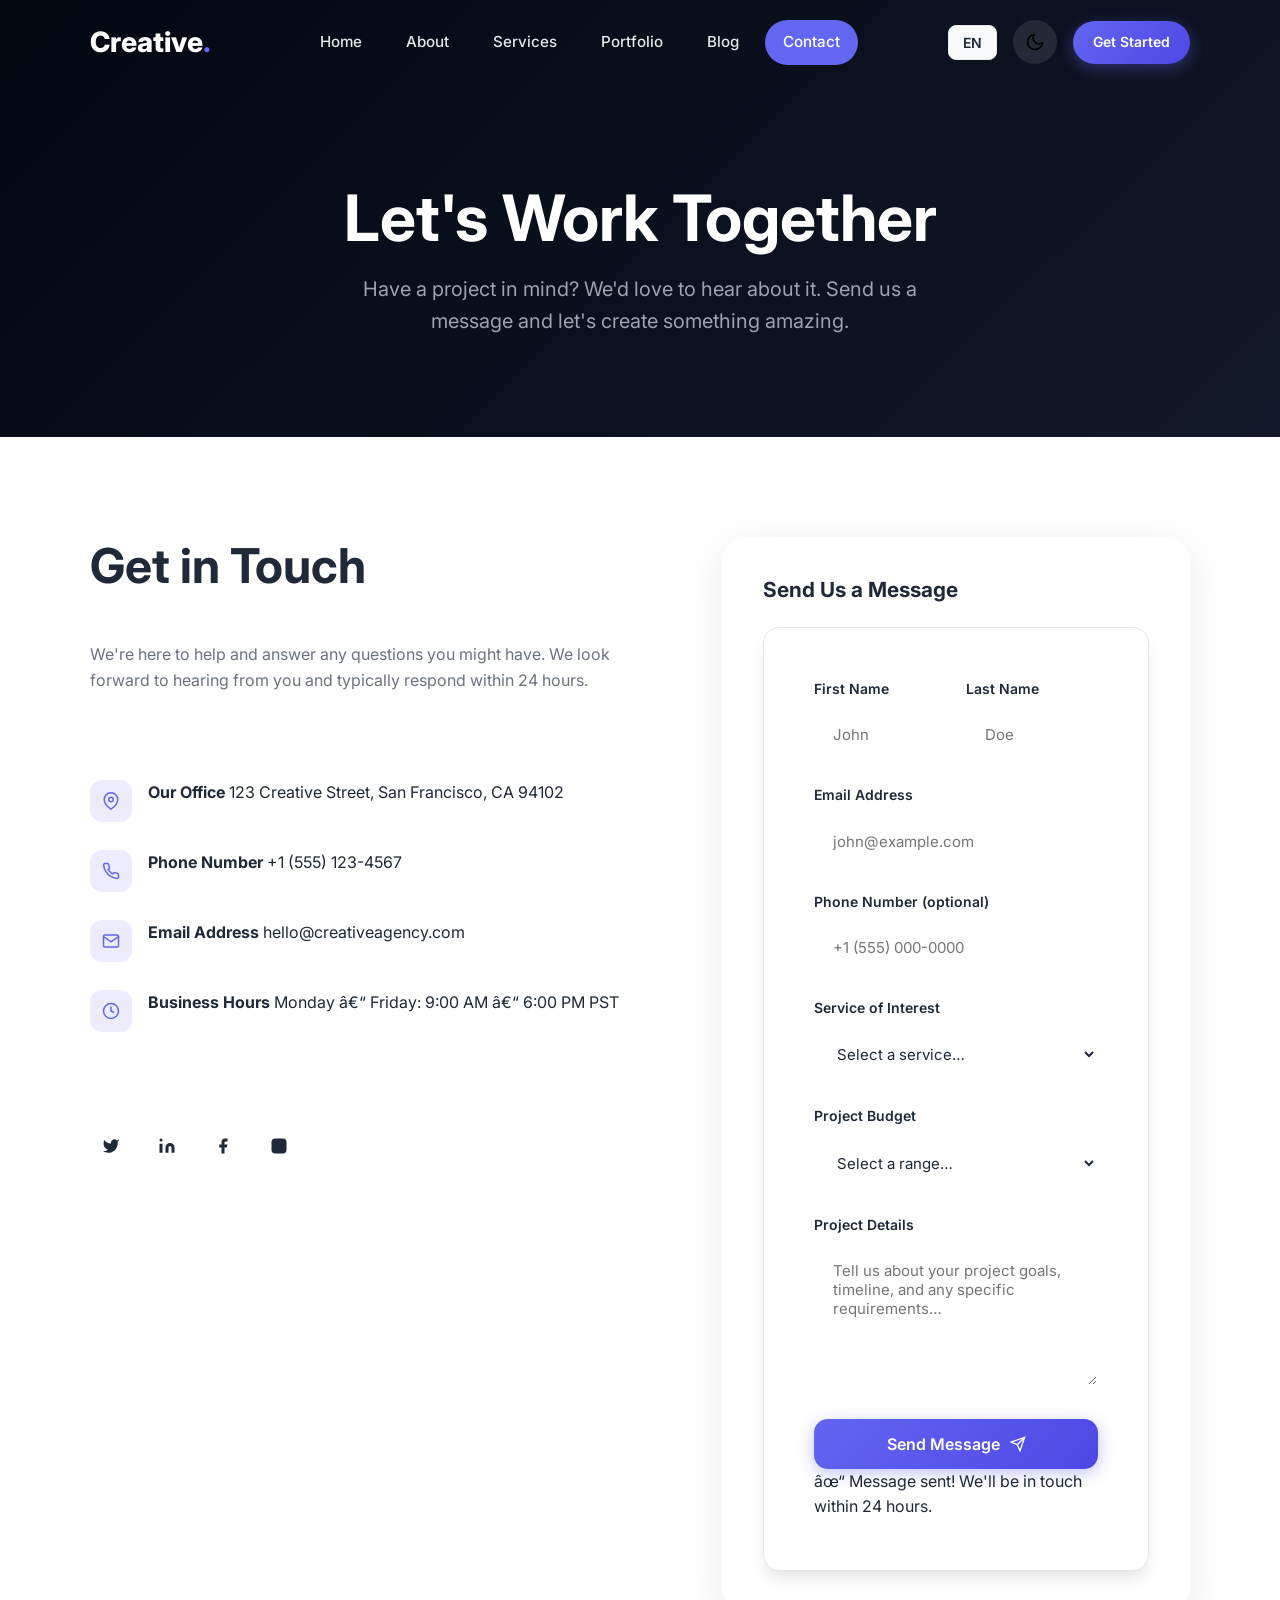
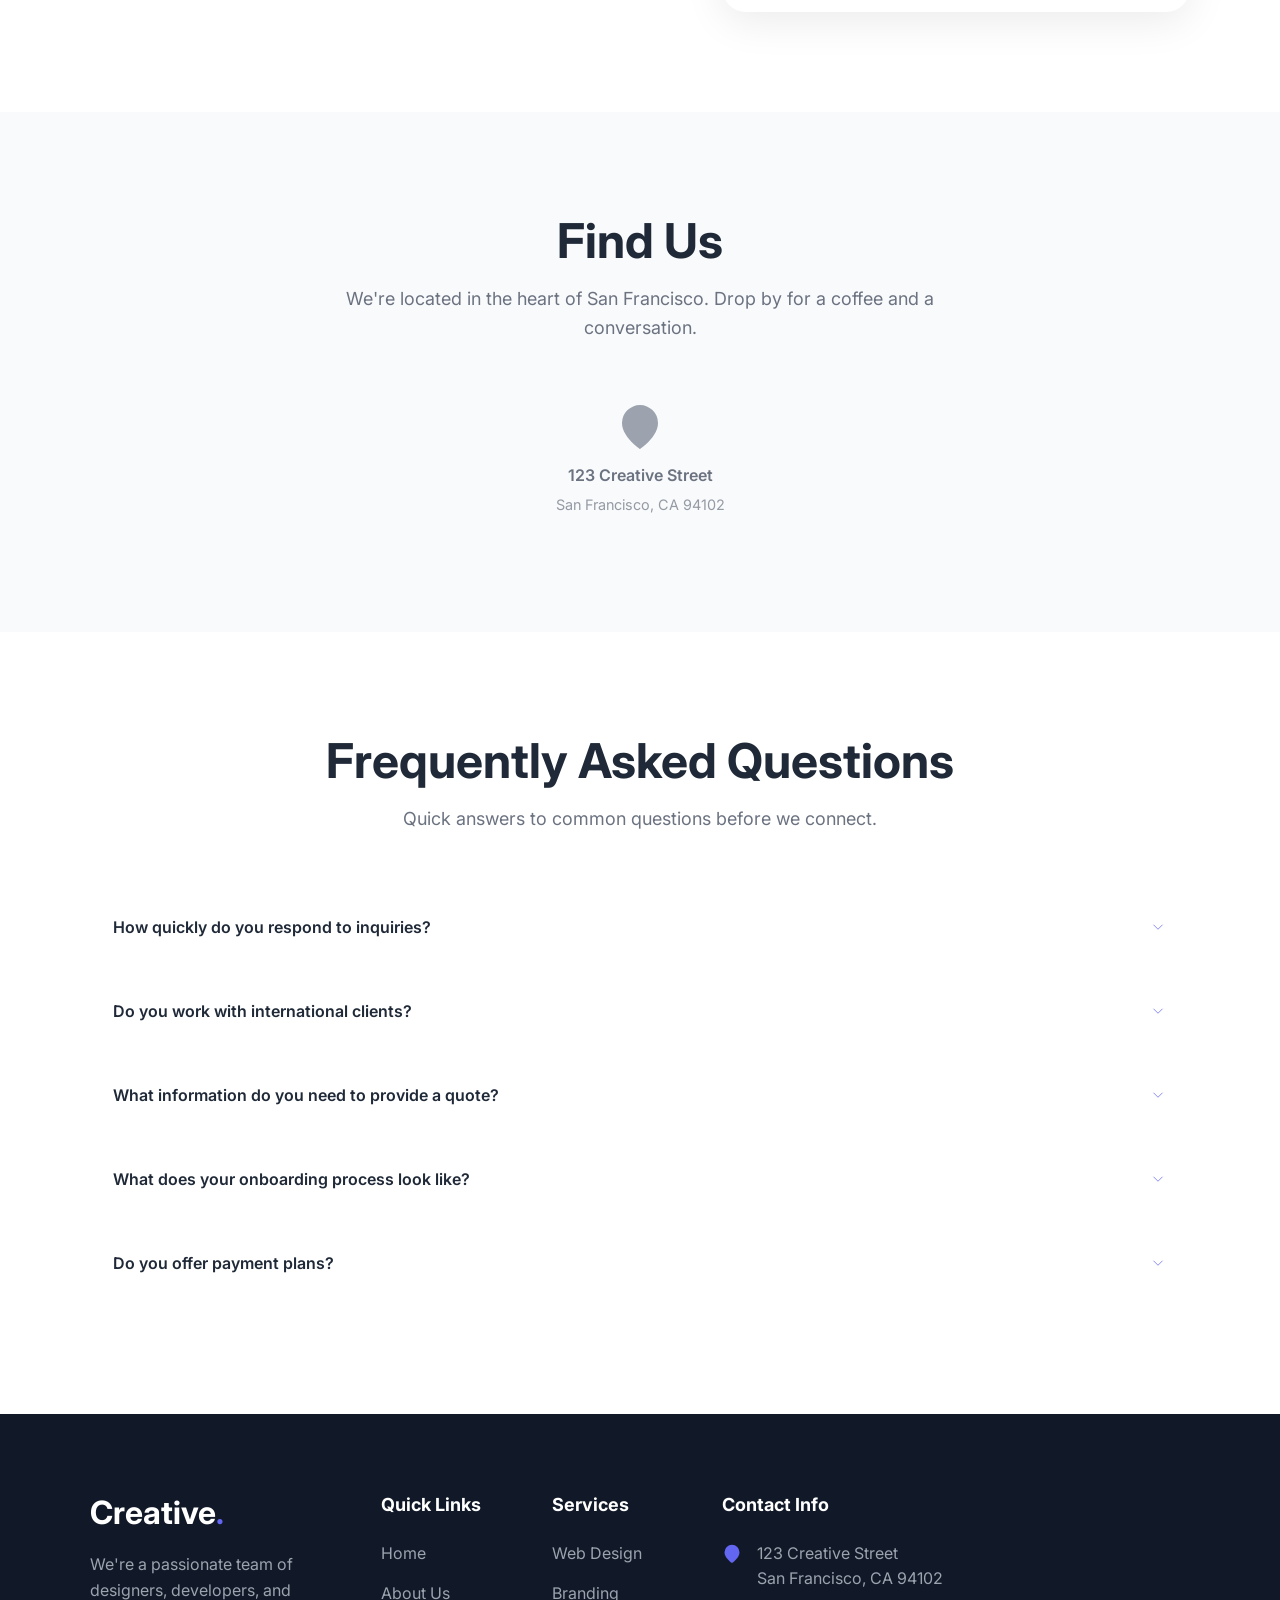
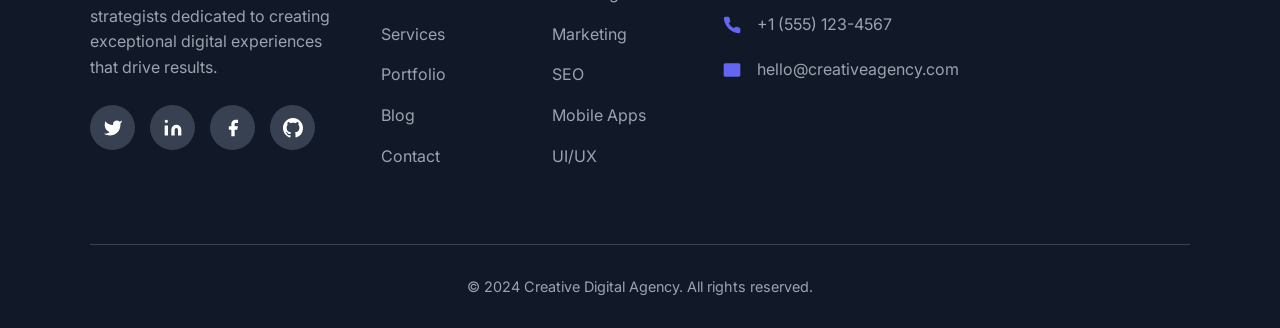
<file: contact.html>
﻿<!DOCTYPE html>
<html lang="en" data-theme="light">
<head>
    <meta charset="UTF-8">
    <meta name="viewport" content="width=device-width, initial-scale=1.0">
    <meta name="description" content="Get in touch with Creative Digital Agency. We'd love to discuss your project and help bring your digital vision to life.">
    <meta name="keywords" content="contact, get in touch, digital agency, hire us, project inquiry">
    <title>Contact Us - Creative Digital Agency</title>
    
    <!-- Fonts -->
    <link rel="preconnect" href="https://fonts.googleapis.com">
    <link rel="preconnect" href="https://fonts.gstatic.com" crossorigin>
    <link href="https://fonts.googleapis.com/css2?family=Inter:wght@400;500;600;700;800&display=swap" rel="stylesheet">
    
    <!-- Styles -->
    <link rel="stylesheet" href="assets/css/style.css">
    <link rel="stylesheet" href="assets/css/animations.css">
    <link rel="stylesheet" href="assets/css/responsive.css">
</head>
<body>
    <!-- Loading Screen -->
    <div class="loading-screen">
        <div class="spinner"></div>
    </div>

    <!-- Navigation -->
    <header class="navbar">
        <div class="container">
            <a href="index.html" class="logo">
                Creative<span class="logo-dot">.</span>
            </a>

            <!-- Desktop Navigation -->
            <nav class="nav-links">
                <a href="index.html" data-lang="nav_home">Home</a>
                <a href="about.html" data-lang="nav_about">About</a>
                <a href="services.html" data-lang="nav_services">Services</a>
                <a href="portfolio.html" data-lang="nav_portfolio">Portfolio</a>
                <a href="blog.html" data-lang="nav_blog">Blog</a>
                <a href="contact.html" class="active" data-lang="nav_contact">Contact</a>
            </nav>

            <div class="nav-right">
              <button id="language-toggle" class="language-btn" data-language-toggle aria-label="Toggle language">
                        EN
              </button>
                <button class="theme-toggle" data-lang-aria="toggle_dark_mode" aria-label="Toggle dark mode">
                    <svg class="sun-icon" viewBox="0 0 24 24" fill="none" stroke="currentColor" stroke-width="2">
                        <circle cx="12" cy="12" r="5"/>
                        <path d="M12 1v2M12 21v2M4.22 4.22l1.42 1.42M18.36 18.36l1.42 1.42M1 12h2M21 12h2M4.22 19.78l1.42-1.42M18.36 5.64l1.42-1.42"/>
                    </svg>
                    <svg class="moon-icon" viewBox="0 0 24 24" fill="currentColor">
                        <path d="M21 12.79A9 9 0 1111.21 3 7 7 0 0021 12.79z"/>
                    </svg>
                </button>

                <a href="contact.html" class="btn btn-primary btn-sm desktop-only" data-lang="nav_getStarted">
                    Get Started
                </a>

                <button class="hamburger" data-lang-aria="open_menu" aria-label="Toggle menu">
                    <span class="hamburger-line"></span>
                    <span class="hamburger-line"></span>
                    <span class="hamburger-line"></span>
                </button>
            </div>
        </div>
    </header>

    <!-- Mobile Navigation Drawer -->
    <div class="nav-overlay"></div>
    <nav class="mobile-nav-drawer">
        <div class="mobile-nav-header">
            <a href="index.html" class="mobile-logo">
                Creative<span class="logo-dot">.</span>
            </a>
            <button class="mobile-nav-close" data-lang-aria="close_menu" aria-label="Close menu">
                <svg viewBox="0 0 24 24" fill="none" stroke="currentColor" stroke-width="2">
                    <path d="M18 6L6 18M6 6l12 12"/>
                </svg>
            </button>
        </div>
        <div class="mobile-nav-links">
            <a href="index.html" data-lang="nav_home">Home</a>
            <a href="about.html" data-lang="nav_about">About</a>
            <a href="services.html" data-lang="nav_services">Services</a>
            <a href="portfolio.html" data-lang="nav_portfolio">Portfolio</a>
            <a href="blog.html" data-lang="nav_blog">Blog</a>
            <a href="contact.html" class="active" data-lang="nav_contact">Contact</a>
        </div>
        <div class="mobile-nav-footer">
            <a href="contact.html" class="btn btn-primary" data-lang="nav_getStarted">Get Started</a>
            <button type="button" data-language-toggle class="language-btn language-btn-mobile">EN</button>
        </div>
    </nav>


    <main>
        <!-- Page Hero -->
        <section class="page-hero">
            <div class="container">
                <h1 data-animate="fadeInUp" data-lang="contact_title">Let's Work Together</h1>
                <p data-animate="fadeInUp" data-lang="contact_subtitle">Have a project in mind? We'd love to hear about it. Send us a message and let's create something amazing.</p>
            </div>
        </section>

        <!-- Contact Section -->
        <section class="section">
            <div class="container">
                <div class="contact-grid">
                    <!-- Contact Info -->
                    <div class="contact-info" data-animate="fadeInLeft">
                        <h2 data-lang="contact_getInTouch">Get in Touch</h2>
                        <p data-lang="contact_getInTouch_desc">We're here to help and answer any questions you might have. We look forward to hearing from you and typically respond within 24 hours.</p>

                        <div class="contact-details">
                            <div class="contact-detail">
                                <div class="contact-detail-icon">
                                    <svg viewBox="0 0 24 24">
                                        <path d="M21 10c0 7-9 13-9 13s-9-6-9-13a9 9 0 0118 0z"/>
                                        <circle cx="12" cy="10" r="3"/>
                                    </svg>
                                </div>
                                <div class="contact-detail-text">
                                    <strong data-lang="contact_office">Our Office</strong>
                                    <span>123 Creative Street, San Francisco, CA 94102</span>
                                </div>
                            </div>

                            <div class="contact-detail">
                                <div class="contact-detail-icon">
                                    <svg viewBox="0 0 24 24">
                                        <path d="M22 16.92v3a2 2 0 01-2.18 2 19.79 19.79 0 01-8.63-3.07 19.5 19.5 0 01-6-6 19.79 19.79 0 01-3.07-8.67A2 2 0 014.11 2h3a2 2 0 012 1.72c.127.96.361 1.903.7 2.81a2 2 0 01-.45 2.11L8.09 9.91a16 16 0 006 6l1.27-1.27a2 2 0 012.11-.45c.907.339 1.85.573 2.81.7A2 2 0 0122 16.92z"/>
                                    </svg>
                                </div>
                                <div class="contact-detail-text">
                                    <strong data-lang="contact_phone">Phone Number</strong>
                                    <span>+1 (555) 123-4567</span>
                                </div>
                            </div>

                            <div class="contact-detail">
                                <div class="contact-detail-icon">
                                    <svg viewBox="0 0 24 24">
                                        <path d="M4 4h16c1.1 0 2 .9 2 2v12c0 1.1-.9 2-2 2H4c-1.1 0-2-.9-2-2V6c0-1.1.9-2 2-2z"/>
                                        <path d="M22 6l-10 7L2 6"/>
                                    </svg>
                                </div>
                                <div class="contact-detail-text">
                                    <strong data-lang="contact_email">Email Address</strong>
                                    <span>hello@creativeagency.com</span>
                                </div>
                            </div>

                            <div class="contact-detail">
                                <div class="contact-detail-icon">
                                    <svg viewBox="0 0 24 24">
                                        <circle cx="12" cy="12" r="10"/>
                                        <path d="M12 6v6l4 2"/>
                                    </svg>
                                </div>
                                <div class="contact-detail-text">
                                    <strong data-lang="contact_hours">Business Hours</strong>
                                    <span>Monday â€“ Friday: 9:00 AM â€“ 6:00 PM PST</span>
                                </div>
                            </div>
                        </div>

                        <div class="contact-social">
                            <a href="#" aria-label="Twitter">
                                <svg viewBox="0 0 24 24"><path d="M23 3a10.9 10.9 0 01-3.14 1.53 4.48 4.48 0 00-7.86 3v1A10.66 10.66 0 013 4s-4 9 5 13a11.64 11.64 0 01-7 2c9 5 20 0 20-11.5a4.5 4.5 0 00-.08-.83A7.72 7.72 0 0023 3z"/></svg>
                            </a>
                            <a href="#" aria-label="LinkedIn">
                                <svg viewBox="0 0 24 24"><path d="M16 8a6 6 0 016 6v7h-4v-7a2 2 0 00-2-2 2 2 0 00-2 2v7h-4v-7a6 6 0 016-6zM2 9h4v12H2zM4 6a2 2 0 100-4 2 2 0 000 4z"/></svg>
                            </a>
                            <a href="#" aria-label="Facebook">
                                <svg viewBox="0 0 24 24"><path d="M18 2h-3a5 5 0 00-5 5v3H7v4h3v8h4v-8h3l1-4h-4V7a1 1 0 011-1h3z"/></svg>
                            </a>
                            <a href="#" aria-label="Instagram">
                                <svg viewBox="0 0 24 24"><rect x="2" y="2" width="20" height="20" rx="5" ry="5"/><path d="M16 11.37A4 4 0 1112.63 8 4 4 0 0116 11.37z"/><line x1="17.5" y1="6.5" x2="17.51" y2="6.5"/></svg>
                            </a>
                        </div>
                    </div>

                    <!-- Contact Form -->
                    <div class="contact-form-wrapper" data-animate="fadeInRight">
                        <h3 style="font-size: 1.3rem; font-weight: 700; margin-bottom: 24px;" data-lang="contact_sendMessage">Send Us a Message</h3>
                        <form class="contact-form" novalidate>
                            <div class="form-row">
                                <div class="form-group">
                                    <label for="firstName" data-lang="contact_firstName">First Name</label>
                                    <input type="text" id="firstName" name="firstName" placeholder="John" required>
                                </div>
                                <div class="form-group">
                                    <label for="lastName" data-lang="contact_lastName">Last Name</label>
                                    <input type="text" id="lastName" name="lastName" placeholder="Doe" required>
                                </div>
                            </div>

                            <div class="form-group">
                                <label for="email" data-lang="contact_email_label">Email Address</label>
                                <input type="email" id="email" name="email" placeholder="john@example.com" required>
                            </div>

                            <div class="form-group">
                                <label for="phone" data-lang="contact_phone_optional">Phone Number (optional)</label>
                                <input type="tel" id="phone" name="phone" placeholder="+1 (555) 000-0000">
                            </div>

                            <div class="form-group">
                                <label for="service" data-lang="contact_service">Service of Interest</label>
                                <select id="service" name="service">
                                    <option value="" disabled selected data-lang="contact_selectService">Select a service…</option>
                                    <option value="web-design">Web Design & Development</option>
                                    <option value="branding">Branding & Identity</option>
                                    <option value="marketing" data-lang="contact_digital">Digital Marketing</option>
                                    <option value="seo" data-lang="contact_seo">SEO Optimization</option>
                                    <option value="mobile" data-lang="contact_mobile">Mobile App Development</option>
                                    <option value="uiux" data-lang="contact_uiux">UI/UX Design</option>
                                    <option value="other" data-lang="contact_other">Other / Not Sure</option>
                                </select>
                            </div>

                            <div class="form-group">
                                <label for="budget" data-lang="contact_budget">Project Budget</label>
                                <select id="budget" name="budget">
                                    <option value="" disabled selected data-lang="contact_selectBudget">Select a range…</option>
                                    <option value="under5k" data-lang="contact_under5k">Under $5,000</option>
                                    <option value="5to10k">$5,000 â€“ $10,000</option>
                                    <option value="10to25k">$10,000 â€“ $25,000</option>
                                    <option value="25to50k">$25,000 â€“ $50,000</option>
                                    <option value="over50k" data-lang="contact_over50k">$50,000+</option>
                                </select>
                            </div>

                            <div class="form-group">
                                <label for="message" data-lang="contact_message">Project Details</label>
                                <textarea id="message" name="message" data-lang-placeholder="contact_message_placeholder" placeholder="Tell us about your project goals, timeline, and any specific requirements…" required></textarea>
                            </div>

                            <div class="form-submit">
                                <button type="submit" class="btn btn-primary">
                                    <span data-lang="contact_send">Send Message</span>
                                    <svg width="16" height="16" viewBox="0 0 24 24" fill="none" stroke="currentColor" stroke-width="2">
                                        <path d="M22 2L11 13M22 2l-7 20-4-9-9-4 20-7z"/>
                                    </svg>
                                </button>
                            </div>

                            <div class="form-success">
                                âœ“ Message sent! We'll be in touch within 24 hours.
                            </div>
                        </form>
                    </div>
                </div>
            </div>
        </section>

        <!-- Map Section -->
        <section class="section section-dark">
            <div class="container">
                <div class="section-header" data-animate="fadeInUp">
                    <h2 data-lang="contact_findUs">Find Us</h2>
                    <p data-lang="contact_findUs_desc">We're located in the heart of San Francisco. Drop by for a coffee and a conversation.</p>
                </div>
                <div class="map-placeholder" data-animate="fadeInUp">
                    <div style="text-align: center; color: var(--text-secondary);">
                        <svg viewBox="0 0 24 24" style="width:48px;height:48px;margin:0 auto 12px;display:block;">
                            <path d="M21 10c0 7-9 13-9 13s-9-6-9-13a9 9 0 0118 0z"/>
                            <circle cx="12" cy="10" r="3"/>
                        </svg>
                        <p style="font-size:1rem;font-weight:600;margin-bottom:4px;">123 Creative Street</p>
                        <p style="font-size:0.9rem;opacity:0.7">San Francisco, CA 94102</p>
                    </div>
                </div>
            </div>
        </section>

        <!-- FAQ Section -->
        <section class="section">
            <div class="container">
                <div class="section-header" data-animate="fadeInUp">
                    <h2 data-lang="contact_faq">Frequently Asked Questions</h2>
                    <p data-lang="contact_faq_subtitle">Quick answers to common questions before we connect.</p>
                </div>

                <div class="faq-list" data-animate="fadeInUp">
                    <div class="faq-item">
                        <button class="faq-question">
                            <span data-lang="contact_faq_response">How quickly do you respond to inquiries?</span>
                            <svg viewBox="0 0 24 24"><path d="M6 9l6 6 6-6"/></svg>
                        </button>
                        <div class="faq-answer">
                            <p>We respond to all inquiries within 24 business hours. For urgent matters, feel free to call us directly. Once we receive your message, we'll schedule a free discovery call to learn more about your project.</p>
                        </div>
                    </div>

                    <div class="faq-item">
                        <button class="faq-question">
                            <span data-lang="contact_faq_international">Do you work with international clients?</span>
                            <svg viewBox="0 0 24 24"><path d="M6 9l6 6 6-6"/></svg>
                        </button>
                        <div class="faq-answer">
                            <p>Absolutely! We work with clients all around the world. We're comfortable working across time zones and use collaborative tools like Slack, Notion, and Figma to keep projects running smoothly regardless of location.</p>
                        </div>
                    </div>

                    <div class="faq-item">
                        <button class="faq-question">
                            <span data-lang="contact_faq_quote">What information do you need to provide a quote?</span>
                            <svg viewBox="0 0 24 24"><path d="M6 9l6 6 6-6"/></svg>
                        </button>
                        <div class="faq-answer">
                            <p>The more detail you can provide, the more accurate our estimate will be. Helpful details include: your goals, target audience, preferred timeline, budget range, and any examples of work you admire. Don't worry if you don't have all of this â€” we'll guide you through it.</p>
                        </div>
                    </div>

                    <div class="faq-item">
                        <button class="faq-question">
                            <span data-lang="contact_faq_onboarding">What does your onboarding process look like?</span>
                            <svg viewBox="0 0 24 24"><path d="M6 9l6 6 6-6"/></svg>
                        </button>
                        <div class="faq-answer">
                            <p>After our initial call, we'll prepare a custom proposal outlining scope, timeline, and investment. Once approved, we kick off with a detailed discovery session to align on goals and strategy. From there, we begin the creative process with regular check-ins throughout.</p>
                        </div>
                    </div>

                    <div class="faq-item">
                        <button class="faq-question">
                            <span data-lang="contact_faq_payment">Do you offer payment plans?</span>
                            <svg viewBox="0 0 24 24"><path d="M6 9l6 6 6-6"/></svg>
                        </button>
                        <div class="faq-answer">
                            <p>Yes! We typically structure payments as 50% upfront and 50% upon completion. For larger projects, we're happy to arrange milestone-based payment schedules to make the investment more manageable.</p>
                        </div>
                    </div>
                </div>
            </div>
        </section>
    </main>

    <!-- Footer -->
    <footer class="footer">
        <div class="container">
            <div class="footer-grid">
                <div class="footer-about">
                    <h3>Creative<span style="color: var(--primary-color);">.</span></h3>
                    <p><span data-lang="footer_about">We're a passionate team of designers, developers, and strategists dedicated to creating exceptional digital experiences that drive results.</span></p>
                    <div class="footer-social">
                        <a href="#" aria-label="Twitter"><svg viewBox="0 0 24 24"><path d="M23 3a10.9 10.9 0 01-3.14 1.53 4.48 4.48 0 00-7.86 3v1A10.66 10.66 0 013 4s-4 9 5 13a11.64 11.64 0 01-7 2c9 5 20 0 20-11.5a4.5 4.5 0 00-.08-.83A7.72 7.72 0 0023 3z"/></svg></a>
                        <a href="#" aria-label="LinkedIn"><svg viewBox="0 0 24 24"><path d="M16 8a6 6 0 016 6v7h-4v-7a2 2 0 00-2-2 2 2 0 00-2 2v7h-4v-7a6 6 0 016-6zM2 9h4v12H2zM4 6a2 2 0 100-4 2 2 0 000 4z"/></svg></a>
                        <a href="#" aria-label="Facebook"><svg viewBox="0 0 24 24"><path d="M18 2h-3a5 5 0 00-5 5v3H7v4h3v8h4v-8h3l1-4h-4V7a1 1 0 011-1h3z"/></svg></a>
                        <a href="#" aria-label="GitHub"><svg viewBox="0 0 24 24"><path d="M12 0C5.37 0 0 5.37 0 12c0 5.31 3.435 9.795 8.205 11.385.6.105.825-.255.825-.57 0-.285-.015-1.23-.015-2.235-3.015.555-3.795-.735-4.035-1.41-.135-.345-.72-1.41-1.23-1.695-.42-.225-1.02-.78-.015-.795.945-.015 1.62.87 1.845 1.23 1.08 1.815 2.805 1.305 3.495.99.105-.78.42-1.305.765-1.605-2.67-.3-5.46-1.335-5.46-5.925 0-1.305.465-2.385 1.23-3.225-.12-.3-.54-1.53.12-3.18 0 0 1.005-.315 3.3 1.23.96-.27 1.98-.405 3-.405s2.04.135 3 .405c2.295-1.56 3.3-1.23 3.3-1.23.66 1.65.24 2.88.12 3.18.765.84 1.23 1.905 1.23 3.225 0 4.605-2.805 5.625-5.475 5.925.435.375.81 1.095.81 2.22 0 1.605-.015 2.895-.015 3.3 0 .315.225.69.825.57A12.02 12.02 0 0024 12c0-6.63-5.37-12-12-12z"/></svg></a>
                    </div>
                </div>

                <div class="footer-column">
                    <h4 data-lang="footer_quickLinks">Quick Links</h4>
                    <ul class="footer-links">
                        <li><a href="index.html"><span data-lang="footer_home">Home</span></a></li>
                        <li><a href="about.html"><span data-lang="footer_aboutUs">About Us</span></a></li>
                        <li><a href="services.html"><span data-lang="nav_services">Services</span></a></li>
                        <li><a href="portfolio.html"><span data-lang="nav_portfolio">Portfolio</span></a></li>
                        <li><a href="blog.html"><span data-lang="nav_blog">Blog</span></a></li>
                        <li><a href="contact.html"><span data-lang="nav_contact">Contact</span></a></li>
                    </ul>
                </div>

                <div class="footer-column">
                    <h4 data-lang="footer_services">Services</h4>
                    <ul class="footer-links">
                        <li><a href="services.html"><span data-lang="service_webDesign_title">Web Design</span></a></li>
                        <li><a href="services.html"><span data-lang="service_branding_title">Branding</span></a></li>
                        <li><a href="services.html"><span data-lang="service_marketing_title">Marketing</span></a></li>
                        <li><a href="services.html"><span data-lang="service_seo_title">SEO</span></a></li>
                        <li><a href="services.html"><span data-lang="service_mobileApps_title">Mobile Apps</span></a></li>
                        <li><a href="services.html"><span data-lang="service_uiux_title">UI/UX</span></a></li>
                    </ul>
                </div>

                <div class="footer-column">
                    <h4 data-lang="footer_contactInfo">Contact Info</h4>
                    <ul class="footer-contact">
                        <li>
                            <svg viewBox="0 0 24 24"><path d="M21 10c0 7-9 13-9 13s-9-6-9-13a9 9 0 0118 0z"/><circle cx="12" cy="10" r="3"/></svg>
                            <span><span data-lang="footer_address">123 Creative Street</span><br><span data-lang="footer_address2">San Francisco, CA 94102</span></span>
                        </li>
                        <li>
                            <svg viewBox="0 0 24 24"><path d="M22 16.92v3a2 2 0 01-2.18 2 19.79 19.79 0 01-8.63-3.07 19.5 19.5 0 01-6-6 19.79 19.79 0 01-3.07-8.67A2 2 0 014.11 2h3a2 2 0 012 1.72c.127.96.361 1.903.7 2.81a2 2 0 01-.45 2.11L8.09 9.91a16 16 0 006 6l1.27-1.27a2 2 0 012.11-.45c.907.339 1.85.573 2.81.7A2 2 0 0122 16.92z"/></svg>
                            <span>+1 (555) 123-4567</span>
                        </li>
                        <li>
                            <svg viewBox="0 0 24 24"><path d="M4 4h16c1.1 0 2 .9 2 2v12c0 1.1-.9 2-2 2H4c-1.1 0-2-.9-2-2V6c0-1.1.9-2 2-2z"/><path d="M22 6l-10 7L2 6"/></svg>
                            <span>hello@creativeagency.com</span>
                        </li>
                    </ul>
                </div>
            </div>

            <div class="footer-bottom">
                <p><span data-lang="footer_copyright">&copy; 2024 Creative Digital Agency. All rights reserved.</span></p>
            </div>
        </div>
    </footer>

    <!-- Scroll to Top -->
    <button class="scroll-top" data-lang-aria="scroll_top" aria-label="Scroll to top">
        <svg viewBox="0 0 24 24" fill="currentColor">
            <path d="M7.41 15.41L12 10.83l4.59 4.58L18 14l-6-6-6 6z"/>
        </svg>
    </button>




    

    <!-- Scripts -->
    <script src="assets/js/language.js"></script>
    <script src="assets/js/main.js"></script>
    <script src="assets/js/darkmode.js"></script>
    <script src="assets/js/animations.js"></script>
</body>
</html>
</file>
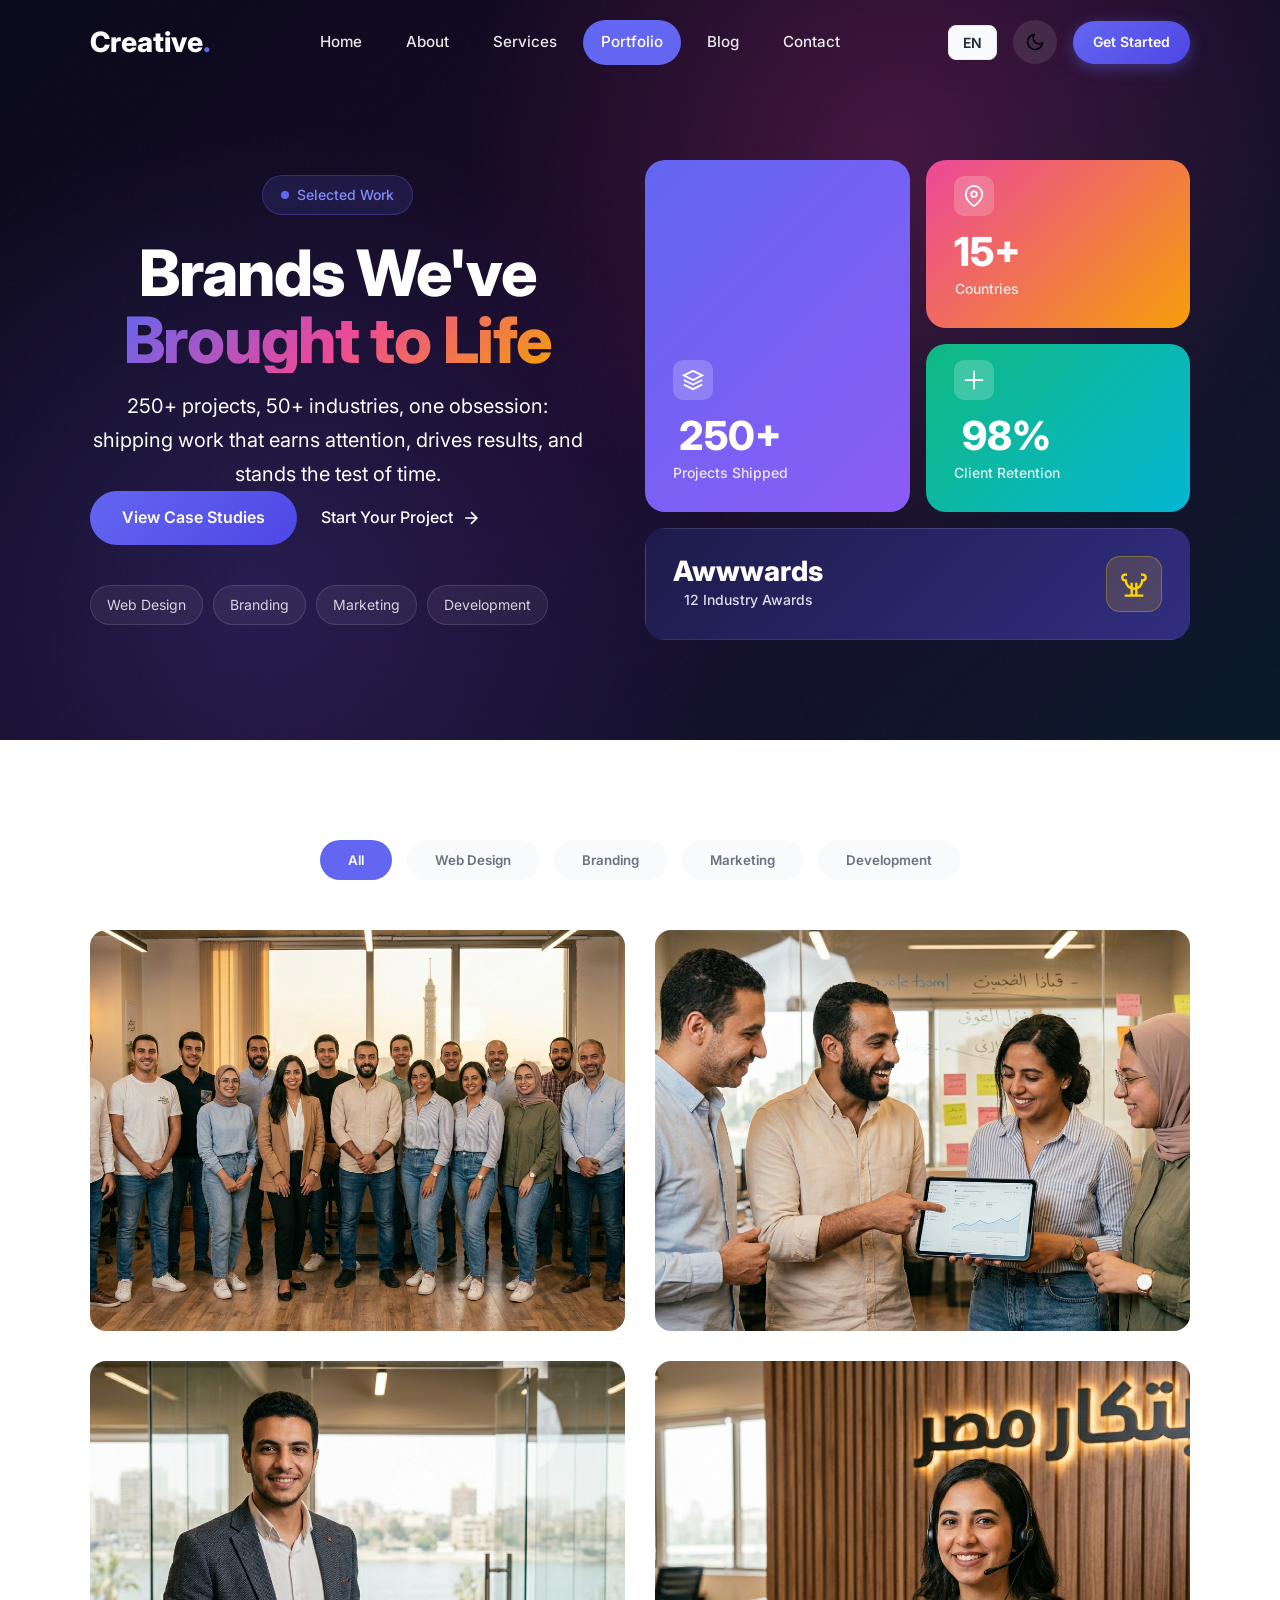
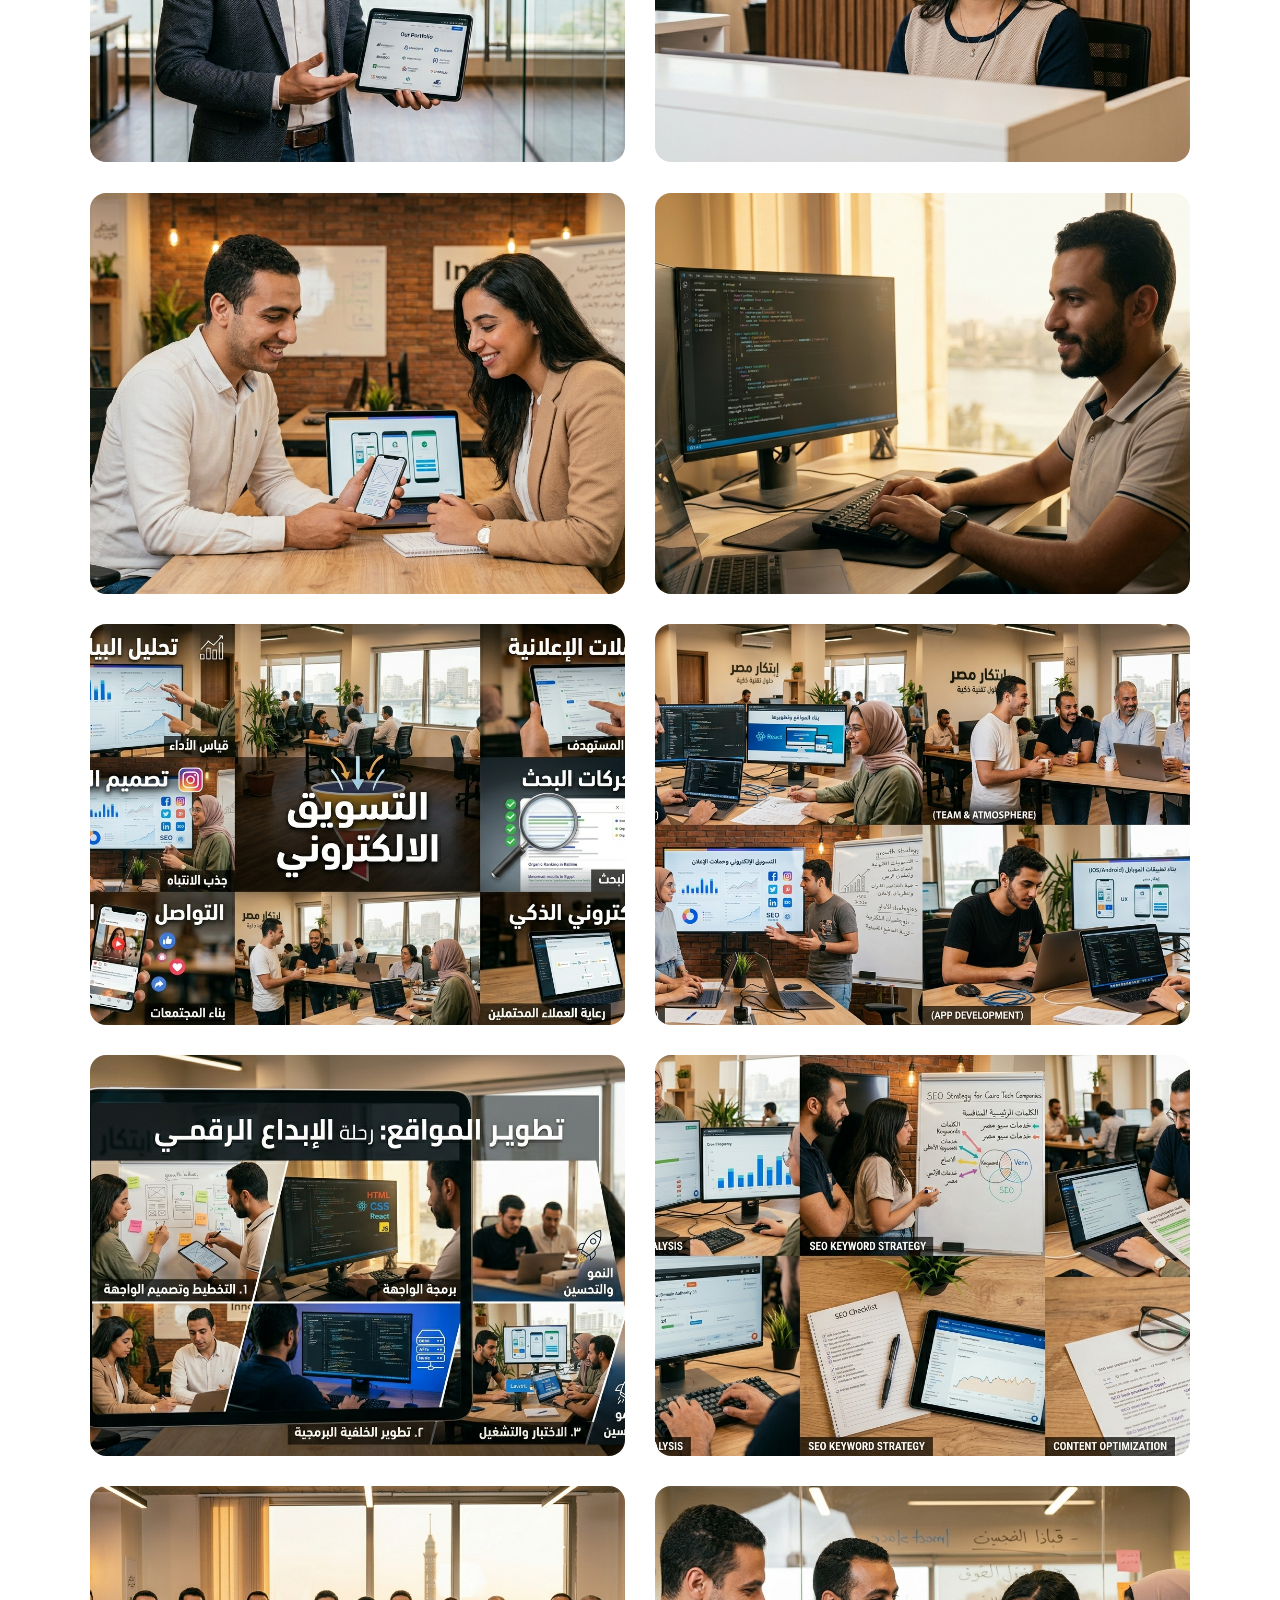
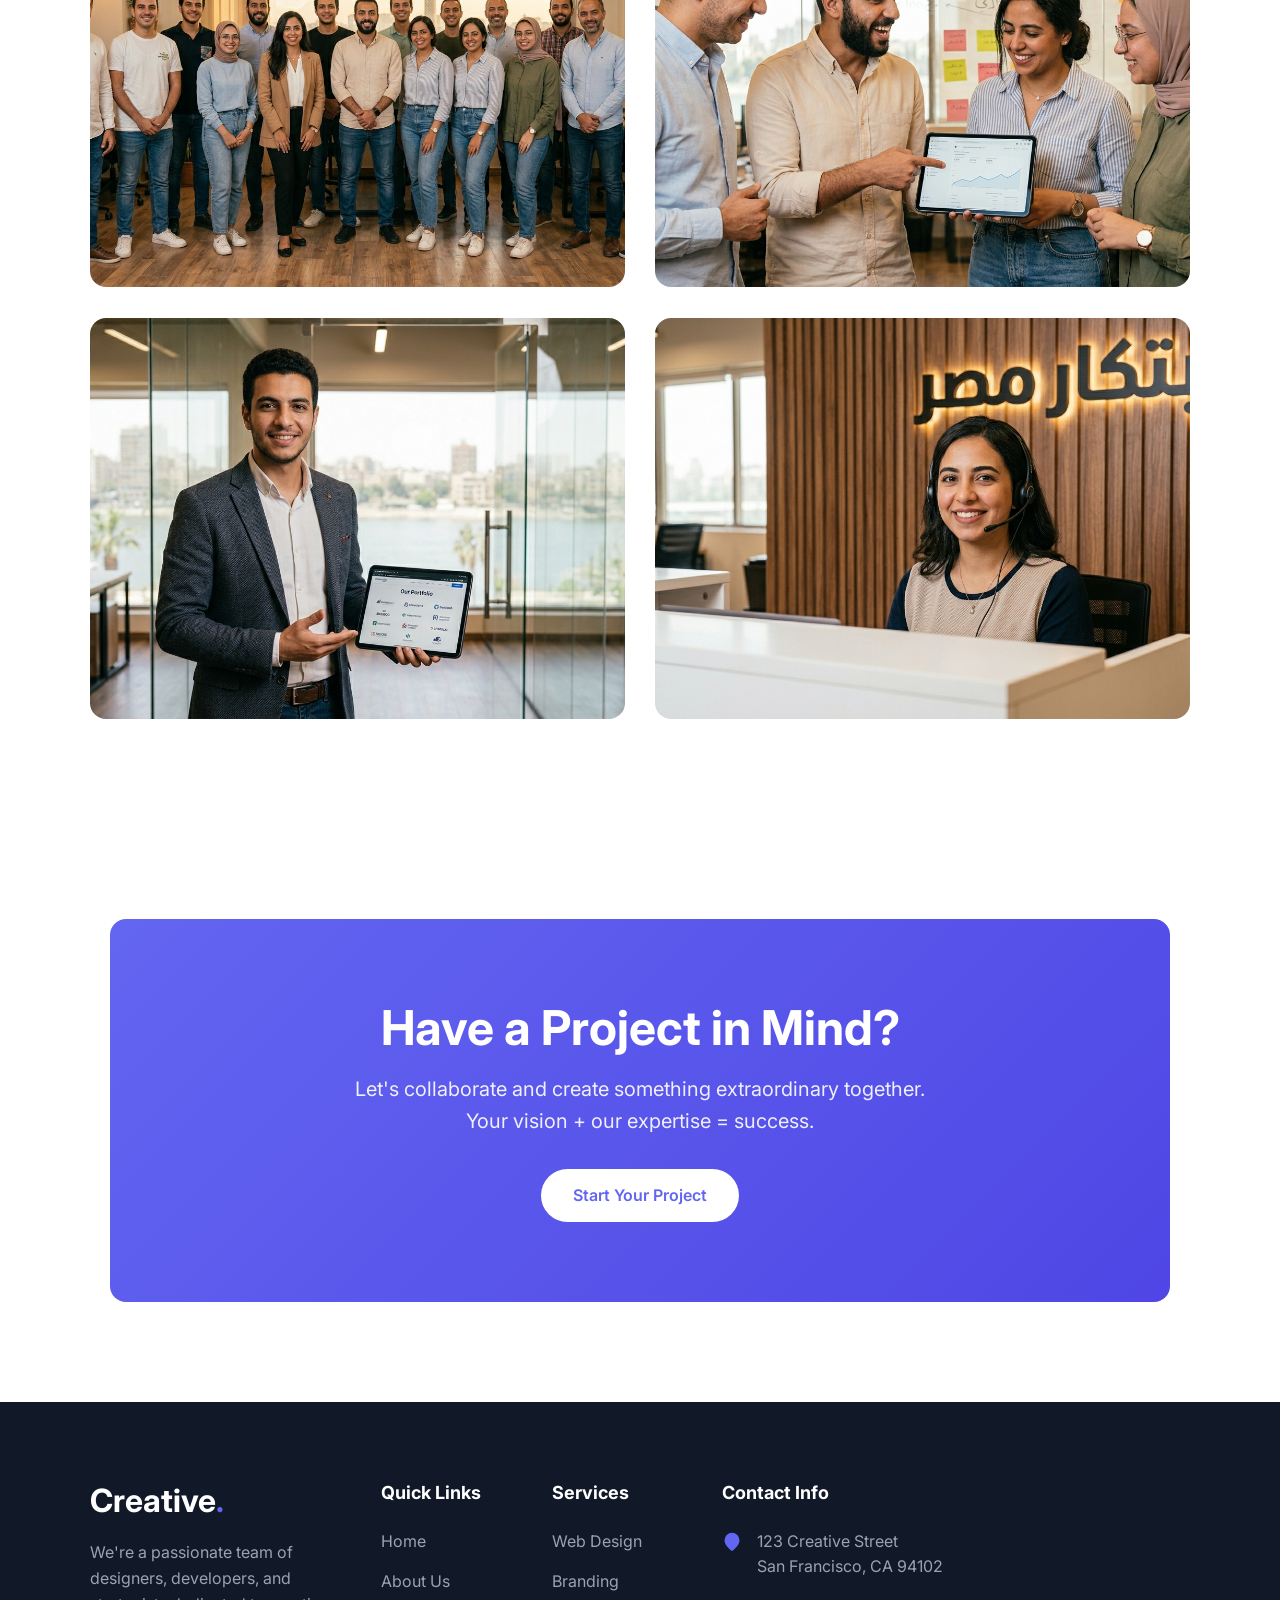
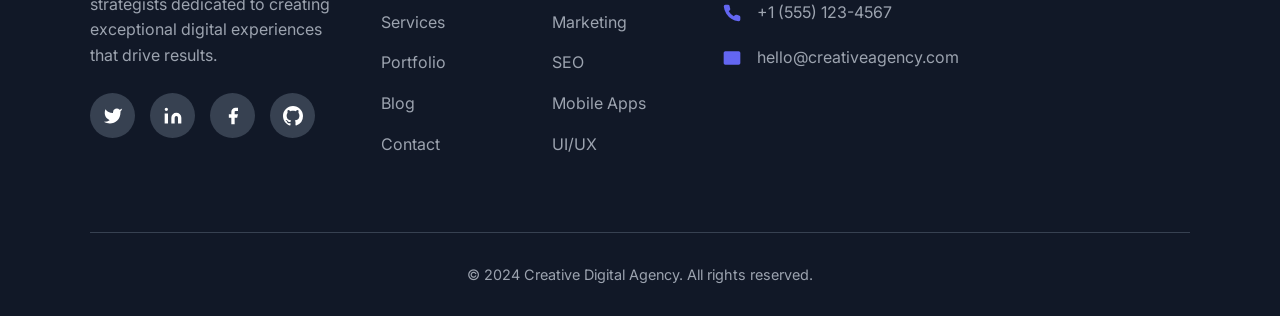
<file: portfolio.html>
﻿<!DOCTYPE html>
<html lang="en" data-theme="light">
<head>
    <meta charset="UTF-8">
    <meta name="viewport" content="width=device-width, initial-scale=1.0">
    <meta name="description" content="Explore our portfolio of digital projects - web design, branding, marketing, and development work for clients worldwide.">
    <meta name="keywords" content="portfolio, web design, branding, marketing, development, case studies">
    <title>Portfolio - Creative Digital Agency</title>
    
    <!-- Fonts -->
    <link rel="preconnect" href="https://fonts.googleapis.com">
    <link rel="preconnect" href="https://fonts.gstatic.com" crossorigin>
    <link href="https://fonts.googleapis.com/css2?family=Inter:wght@400;500;600;700;800&display=swap" rel="stylesheet">
    
    <!-- Styles -->
    <link rel="stylesheet" href="assets/css/style.css">
    <link rel="stylesheet" href="assets/css/animations.css">
    <link rel="stylesheet" href="assets/css/hero-sections.css">
    <link rel="stylesheet" href="assets/css/responsive.css">
</head>
<body>
    <!-- Loading Screen -->
    <div class="loading-screen">
        <div class="spinner"></div>
    </div>

    <!-- Navigation -->
    <header class="navbar">
        <div class="container">
            <a href="index.html" class="logo">
                Creative<span class="logo-dot">.</span>
            </a>

            <!-- Desktop Navigation -->
            <nav class="nav-links">
                <a href="index.html" data-lang="nav_home">Home</a>
                <a href="about.html" data-lang="nav_about">About</a>
                <a href="services.html" data-lang="nav_services">Services</a>
                <a href="portfolio.html" class="active" data-lang="nav_portfolio">Portfolio</a>
                <a href="blog.html" data-lang="nav_blog">Blog</a>
                <a href="contact.html" data-lang="nav_contact">Contact</a>
            </nav>

            <div class="nav-right">
              <button id="language-toggle" class="language-btn" data-language-toggle aria-label="Toggle language">
                        EN
              </button>
                <button class="theme-toggle" data-lang-aria="toggle_dark_mode" aria-label="Toggle dark mode">
                    <svg class="sun-icon" viewBox="0 0 24 24" fill="none" stroke="currentColor" stroke-width="2">
                        <circle cx="12" cy="12" r="5"/>
                        <path d="M12 1v2M12 21v2M4.22 4.22l1.42 1.42M18.36 18.36l1.42 1.42M1 12h2M21 12h2M4.22 19.78l1.42-1.42M18.36 5.64l1.42-1.42"/>
                    </svg>
                    <svg class="moon-icon" viewBox="0 0 24 24" fill="currentColor">
                        <path d="M21 12.79A9 9 0 1111.21 3 7 7 0 0021 12.79z"/>
                    </svg>
                </button>

                <a href="contact.html" class="btn btn-primary btn-sm desktop-only" data-lang="nav_getStarted">
                    Get Started
                </a>

                <button class="hamburger" data-lang-aria="open_menu" aria-label="Toggle menu">
                    <span class="hamburger-line"></span>
                    <span class="hamburger-line"></span>
                    <span class="hamburger-line"></span>
                </button>
            </div>
        </div>
    </header>

    <!-- Mobile Navigation Drawer -->
    <div class="nav-overlay"></div>
    <nav class="mobile-nav-drawer">
        <div class="mobile-nav-header">
            <a href="index.html" class="mobile-logo">
                Creative<span class="logo-dot">.</span>
            </a>
            <button class="mobile-nav-close" data-lang-aria="close_menu" aria-label="Close menu">
                <svg viewBox="0 0 24 24" fill="none" stroke="currentColor" stroke-width="2">
                    <path d="M18 6L6 18M6 6l12 12"/>
                </svg>
            </button>
        </div>
        <div class="mobile-nav-links">
            <a href="index.html" data-lang="nav_home">Home</a>
            <a href="about.html" data-lang="nav_about">About</a>
            <a href="services.html" data-lang="nav_services">Services</a>
            <a href="portfolio.html" class="active" data-lang="nav_portfolio">Portfolio</a>
            <a href="blog.html" data-lang="nav_blog">Blog</a>
            <a href="contact.html" data-lang="nav_contact">Contact</a>
        </div>
        <div class="mobile-nav-footer">
            <a href="contact.html" class="btn btn-primary" data-lang="nav_getStarted">Get Started</a>
            <button type="button" data-language-toggle class="language-btn language-btn-mobile">EN</button>
        </div>
    </nav>


    <main>
        <!-- Page Hero - Portfolio: Asymmetric Bento Grid Showcase -->
        <section class="page-hero hero-portfolio">
            <div class="hero-bg-noise"></div>
            <div class="hero-portfolio-bg-gradient"></div>

            <div class="container">
                <div class="hero-portfolio-wrapper">
                    <div class="hero-portfolio-text">
                        <span class="hero-badge" data-animate="fadeInUp">
                            <span class="hero-badge-dot"></span>
                            <span data-lang="portfolio_hero_badge">Selected Work</span>
                        </span>
                        <h1 class="hero-portfolio-title" data-animate="fadeInUp">
                            <span data-lang="portfolio_hero_title1">Brands We've</span>
                            <span class="title-gradient" data-lang="portfolio_hero_title2">Brought to Life</span>
                        </h1>
                        <p class="hero-portfolio-subtitle" data-animate="fadeInUp" data-lang="portfolio_hero_subtitle">
                            250+ projects, 50+ industries, one obsession: shipping work that earns attention, drives results, and stands the test of time.
                        </p>
                        <div class="hero-portfolio-cta" data-animate="fadeInUp">
                            <a href="#portfolio-grid" class="btn btn-primary btn-glow" data-lang="portfolio_hero_cta1">View Case Studies</a>
                            <a href="contact.html" class="btn-link btn-link-light" data-lang="portfolio_hero_cta2">
                                Start Your Project
                                <svg width="20" height="20" viewBox="0 0 24 24" fill="none" stroke="currentColor" stroke-width="2">
                                    <path d="M5 12h14M12 5l7 7-7 7"/>
                                </svg>
                            </a>
                        </div>

                        <div class="hero-portfolio-tags" data-animate="fadeInUp">
                            <span class="hero-tag" data-lang="portfolio_tag_1">Web Design</span>
                            <span class="hero-tag" data-lang="portfolio_tag_2">Branding</span>
                            <span class="hero-tag" data-lang="portfolio_tag_3">Marketing</span>
                            <span class="hero-tag" data-lang="portfolio_tag_4">Development</span>
                        </div>
                    </div>

                    <div class="hero-portfolio-bento" data-animate="fadeInUp">
                        <div class="bento-item bento-item-large">
                            <div class="bento-bg bento-bg-gradient-1"></div>
                            <div class="bento-content">
                                <div class="bento-icon">
                                    <svg viewBox="0 0 24 24" fill="none" stroke="currentColor" stroke-width="2">
                                        <path d="M12 2L2 7l10 5 10-5-10-5zM2 17l10 5 10-5M2 12l10 5 10-5"/>
                                    </svg>
                                </div>
                                <div class="bento-number">250+</div>
                                <div class="bento-label" data-lang="portfolio_bento_1">Projects Shipped</div>
                            </div>
                        </div>
                        <div class="bento-item bento-item-small">
                            <div class="bento-bg bento-bg-gradient-2"></div>
                            <div class="bento-content">
                                <div class="bento-icon">
                                    <svg viewBox="0 0 24 24" fill="none" stroke="currentColor" stroke-width="2">
                                        <path d="M21 10c0 7-9 13-9 13s-9-6-9-13a9 9 0 0118 0z"/><circle cx="12" cy="10" r="3"/>
                                    </svg>
                                </div>
                                <div class="bento-number">15+</div>
                                <div class="bento-label" data-lang="portfolio_bento_2">Countries</div>
                            </div>
                        </div>
                        <div class="bento-item bento-item-small">
                            <div class="bento-bg bento-bg-gradient-3"></div>
                            <div class="bento-content">
                                <div class="bento-icon">
                                    <svg viewBox="0 0 24 24" fill="none" stroke="currentColor" stroke-width="2">
                                        <path d="M12 2v20M2 12h20"/>
                                    </svg>
                                </div>
                                <div class="bento-number">98%</div>
                                <div class="bento-label" data-lang="portfolio_bento_3">Client Retention</div>
                            </div>
                        </div>
                        <div class="bento-item bento-item-wide">
                            <div class="bento-bg bento-bg-gradient-4"></div>
                            <div class="bento-content bento-content-row">
                                <div>
                                    <div class="bento-number-large">Awwwards</div>
                                    <div class="bento-label" data-lang="portfolio_bento_4">12 Industry Awards</div>
                                </div>
                                <div class="bento-trophy">
                                    <svg viewBox="0 0 24 24" fill="none" stroke="currentColor" stroke-width="2">
                                        <path d="M6 9H4.5a2.5 2.5 0 010-5H6M18 9h1.5a2.5 2.5 0 000-5H18M4 22h16M10 22V11M14 22V11M5 9c0 4 3 7 7 7s7-3 7-7"/>
                                    </svg>
                                </div>
                            </div>
                        </div>
                    </div>
                </div>
            </div>
        </section>

        <!-- Portfolio Section -->
        <section class="section">
            <div class="container">
                <!-- Filter Buttons -->
                <div class="filter-buttons" data-animate="fadeInUp">
                    <button class="filter-btn active" data-filter="all" data-lang="portfolio_filter_all">All</button>
                    <button class="filter-btn" data-filter="web-design" data-lang="portfolio_filter_webDesign">Web Design</button>
                    <button class="filter-btn" data-filter="branding" data-lang="portfolio_filter_branding">Branding</button>
                    <button class="filter-btn" data-filter="marketing" data-lang="portfolio_filter_marketing">Marketing</button>
                    <button class="filter-btn" data-filter="development" data-lang="portfolio_filter_development">Development</button>
                </div>

                <!-- Portfolio Grid -->
                <div class="portfolio-grid">
                    <div class="portfolio-item" data-category="web-design" data-animate="scaleIn">
                        <img src="assets/images/Gemini_Generated_Image_7v4gsl7v4gsl7v4g (3).png" alt="E-commerce Platform">
                        <div class="portfolio-overlay">
                            <h4>E-commerce Platform</h4>
                            <span data-lang="portfolio_filter_webDesign">Web Design</span>
                        </div>
                    </div>

                    <div class="portfolio-item" data-category="branding" data-animate="scaleIn">
                        <img src="assets/images/Gemini_Generated_Image_7v4gsl7v4gsl7v4g (2).png" alt="Tech Startup Brand">
                        <div class="portfolio-overlay">
                            <h4>Tech Startup Brand</h4>
                            <span data-lang="portfolio_filter_branding">Branding</span>
                        </div>
                    </div>

                    <div class="portfolio-item" data-category="marketing" data-animate="scaleIn">
                        <img src="assets/images/Gemini_Generated_Image_7v4gsl7v4gsl7v4g (4).png" alt="Social Campaign">
                        <div class="portfolio-overlay">
                            <h4>Social Campaign</h4>
                            <span data-lang="portfolio_filter_marketing">Marketing</span>
                        </div>
                    </div>

                    <div class="portfolio-item" data-category="development" data-animate="scaleIn">
                        <img src="assets/images/Gemini_Generated_Image_7v4gsl7v4gsl7v4g (5).png" alt="SaaS Dashboard">
                        <div class="portfolio-overlay">
                            <h4>SaaS Dashboard</h4>
                            <span data-lang="portfolio_filter_development">Development</span>
                        </div>
                    </div>

                    <div class="portfolio-item" data-category="web-design" data-animate="scaleIn">
                        <img src="assets/images/Gemini_Generated_Image_7v4gsl7v4gsl7v4g (1).png" alt="Restaurant Website">
                        <div class="portfolio-overlay">
                            <h4>Restaurant Website</h4>
                            <span data-lang="portfolio_filter_webDesign">Web Design</span>
                        </div>
                    </div>

                    <div class="portfolio-item" data-category="branding" data-animate="scaleIn">
                        <img src="assets/images/Gemini_Generated_Image_7v4gsl7v4gsl7v4g.png" alt="Fashion Brand Identity">
                        <div class="portfolio-overlay">
                            <h4>Fashion Brand Identity</h4>
                            <span data-lang="portfolio_filter_branding">Branding</span>
                        </div>
                    </div>

                    <div class="portfolio-item" data-category="marketing" data-animate="scaleIn">
                        <img src="assets/images/Gemini_Generated_Image_e980p0e980p0e980.png" alt="Product Launch">
                        <div class="portfolio-overlay">
                            <h4>Product Launch</h4>
                            <span data-lang="portfolio_filter_marketing">Marketing</span>
                        </div>
                    </div>

                    <div class="portfolio-item" data-category="development" data-animate="scaleIn">
                        <img src="assets/images/Gemini_Generated_Image_gkxbfgkxbfgkxbfg.png" alt="Mobile App">
                        <div class="portfolio-overlay">
                            <h4>Mobile App</h4>
                            <span data-lang="portfolio_filter_development">Development</span>
                        </div>
                    </div>

                    <div class="portfolio-item" data-category="web-design" data-animate="scaleIn">
                        <img src="assets/images/Gemini_Generated_Image_2am5qk2am5qk2am5.png" alt="Real Estate Website">
                        <div class="portfolio-overlay">
                            <h4>Real Estate Website</h4>
                            <span data-lang="portfolio_filter_webDesign">Web Design</span>
                        </div>
                    </div>

                    <div class="portfolio-item" data-category="branding" data-animate="scaleIn">
                        <img src="assets/images/Gemini_Generated_Image_3y6it63y6it63y6i.png" alt="Coffee Shop Branding">
                        <div class="portfolio-overlay">
                            <h4>Coffee Shop Branding</h4>
                            <span data-lang="portfolio_filter_branding">Branding</span>
                        </div>
                    </div>

                    <div class="portfolio-item" data-category="marketing" data-animate="scaleIn">
                        <img src="assets/images/Gemini_Generated_Image_7v4gsl7v4gsl7v4g (3).png" alt="Email Campaign">
                        <div class="portfolio-overlay">
                            <h4>Email Campaign</h4>
                            <span data-lang="portfolio_filter_marketing">Marketing</span>
                        </div>
                    </div>

                    <div class="portfolio-item" data-category="development" data-animate="scaleIn">
                        <img src="assets/images/Gemini_Generated_Image_7v4gsl7v4gsl7v4g (2).png" alt="Booking Platform">
                        <div class="portfolio-overlay">
                            <h4>Booking Platform</h4>
                            <span data-lang="portfolio_filter_development">Development</span>
                        </div>
                    </div>

                    <div class="portfolio-item" data-category="web-design" data-animate="scaleIn">
                        <img src="assets/images/Gemini_Generated_Image_7v4gsl7v4gsl7v4g (4).png" alt="Fitness Studio">
                        <div class="portfolio-overlay">
                            <h4>Fitness Studio</h4>
                            <span data-lang="portfolio_filter_webDesign">Web Design</span>
                        </div>
                    </div>

                    <div class="portfolio-item" data-category="branding" data-animate="scaleIn">
                        <img src="assets/images/Gemini_Generated_Image_7v4gsl7v4gsl7v4g (5).png" alt="Wellness Brand">
                        <div class="portfolio-overlay">
                            <h4>Wellness Brand</h4>
                            <span data-lang="portfolio_filter_branding">Branding</span>
                        </div>
                    </div>
                
            </div>
        </section>

        <!-- CTA Section -->
        <section class="section">
            <div class="container">
                <div class="cta-section" data-animate="scaleIn">
                    <h2 data-lang="cta_project_mind">Have a Project in Mind?</h2>
                    <p><span data-lang="cta_project_mind_desc">Let's collaborate and create something extraordinary together. Your vision + our expertise = success.</span></p>
                    <a href="contact.html" class="btn"><span data-lang="hero_btn_project">Start Your Project</span></a>
                </div>
            </div>
        </section>
    </main>

    <!-- Footer -->
    <footer class="footer">
        <div class="container">
            <div class="footer-grid">
                <div class="footer-about">
                    <h3>Creative<span style="color: var(--primary-color);">.</span></h3>
                    <p><span data-lang="footer_about">We're a passionate team of designers, developers, and strategists dedicated to creating exceptional digital experiences that drive results.</span></p>
                    <div class="footer-social">
                        <a href="#"><svg viewBox="0 0 24 24"><path d="M23 3a10.9 10.9 0 01-3.14 1.53 4.48 4.48 0 00-7.86 3v1A10.66 10.66 0 013 4s-4 9 5 13a11.64 11.64 0 01-7 2c9 5 20 0 20-11.5a4.5 4.5 0 00-.08-.83A7.72 7.72 0 0023 3z"/></svg></a>
                        <a href="#"><svg viewBox="0 0 24 24"><path d="M16 8a6 6 0 016 6v7h-4v-7a2 2 0 00-2-2 2 2 0 00-2 2v7h-4v-7a6 6 0 016-6zM2 9h4v12H2zM4 6a2 2 0 100-4 2 2 0 000 4z"/></svg></a>
                        <a href="#"><svg viewBox="0 0 24 24"><path d="M18 2h-3a5 5 0 00-5 5v3H7v4h3v8h4v-8h3l1-4h-4V7a1 1 0 011-1h3z"/></svg></a>
                        <a href="#"><svg viewBox="0 0 24 24"><path d="M12 0C5.37 0 0 5.37 0 12c0 5.31 3.435 9.795 8.205 11.385.6.105.825-.255.825-.57 0-.285-.015-1.23-.015-2.235-3.015.555-3.795-.735-4.035-1.41-.135-.345-.72-1.41-1.23-1.695-.42-.225-1.02-.78-.015-.795.945-.015 1.62.87 1.845 1.23 1.08 1.815 2.805 1.305 3.495.99.105-.78.42-1.305.765-1.605-2.67-.3-5.46-1.335-5.46-5.925 0-1.305.465-2.385 1.23-3.225-.12-.3-.54-1.53.12-3.18 0 0 1.005-.315 3.3 1.23.96-.27 1.98-.405 3-.405s2.04.135 3 .405c2.295-1.56 3.3-1.23 3.3-1.23.66 1.65.24 2.88.12 3.18.765.84 1.23 1.905 1.23 3.225 0 4.605-2.805 5.625-5.475 5.925.435.375.81 1.095.81 2.22 0 1.605-.015 2.895-.015 3.3 0 .315.225.69.825.57A12.02 12.02 0 0024 12c0-6.63-5.37-12-12-12z"/></svg></a>
                    </div>
                </div>

                <div class="footer-column">
                    <h4 data-lang="footer_quickLinks">Quick Links</h4>
                    <ul class="footer-links">
                        <li><a href="index.html"><span data-lang="footer_home">Home</span></a></li>
                        <li><a href="about.html"><span data-lang="footer_aboutUs">About Us</span></a></li>
                        <li><a href="services.html"><span data-lang="nav_services">Services</span></a></li>
                        <li><a href="portfolio.html"><span data-lang="nav_portfolio">Portfolio</span></a></li>
                        <li><a href="blog.html"><span data-lang="nav_blog">Blog</span></a></li>
                        <li><a href="contact.html"><span data-lang="nav_contact">Contact</span></a></li>
                    </ul>
                </div>

                <div class="footer-column">
                    <h4 data-lang="footer_services">Services</h4>
                    <ul class="footer-links">
                        <li><a href="services.html"><span data-lang="service_webDesign_title">Web Design</span></a></li>
                        <li><a href="services.html"><span data-lang="service_branding_title">Branding</span></a></li>
                        <li><a href="services.html"><span data-lang="service_marketing_title">Marketing</span></a></li>
                        <li><a href="services.html"><span data-lang="service_seo_title">SEO</span></a></li>
                        <li><a href="services.html"><span data-lang="service_mobileApps_title">Mobile Apps</span></a></li>
                        <li><a href="services.html"><span data-lang="service_uiux_title">UI/UX</span></a></li>
                    </ul>
                </div>

                <div class="footer-column">
                    <h4 data-lang="footer_contactInfo">Contact Info</h4>
                    <ul class="footer-contact">
                        <li>
                            <svg viewBox="0 0 24 24"><path d="M21 10c0 7-9 13-9 13s-9-6-9-13a9 9 0 0118 0z"/><circle cx="12" cy="10" r="3"/></svg>
                            <span><span data-lang="footer_address">123 Creative Street</span><br><span data-lang="footer_address2">San Francisco, CA 94102</span></span>
                        </li>
                        <li>
                            <svg viewBox="0 0 24 24"><path d="M22 16.92v3a2 2 0 01-2.18 2 19.79 19.79 0 01-8.63-3.07 19.5 19.5 0 01-6-6 19.79 19.79 0 01-3.07-8.67A2 2 0 014.11 2h3a2 2 0 012 1.72c.127.96.361 1.903.7 2.81a2 2 0 01-.45 2.11L8.09 9.91a16 16 0 006 6l1.27-1.27a2 2 0 012.11-.45c.907.339 1.85.573 2.81.7A2 2 0 0122 16.92z"/></svg>
                            <span>+1 (555) 123-4567</span>
                        </li>
                        <li>
                            <svg viewBox="0 0 24 24"><path d="M4 4h16c1.1 0 2 .9 2 2v12c0 1.1-.9 2-2 2H4c-1.1 0-2-.9-2-2V6c0-1.1.9-2 2-2z"/><path d="M22 6l-10 7L2 6"/></svg>
                            <span>hello@creativeagency.com</span>
                        </li>
                    </ul>
                </div>
            </div>

            <div class="footer-bottom">
                <p><span data-lang="footer_copyright">&copy; 2024 Creative Digital Agency. All rights reserved.</span></p>
            </div>
        </div>
    </footer>

    <!-- Scroll to Top -->
    <button class="scroll-top" data-lang-aria="scroll_top" aria-label="Scroll to top">
        <svg viewBox="0 0 24 24" fill="currentColor">
            <path d="M7.41 15.41L12 10.83l4.59 4.58L18 14l-6-6-6 6z"/>
        </svg>
    </button>

    <!-- Scripts -->
    <script src="assets/js/language.js"></script>
    <script src="assets/js/main.js"></script>
    <script src="assets/js/darkmode.js"></script>
    <script src="assets/js/portfolio.js"></script>
    <script src="assets/js/animations.js"></script>
</body>
</html>
</file>
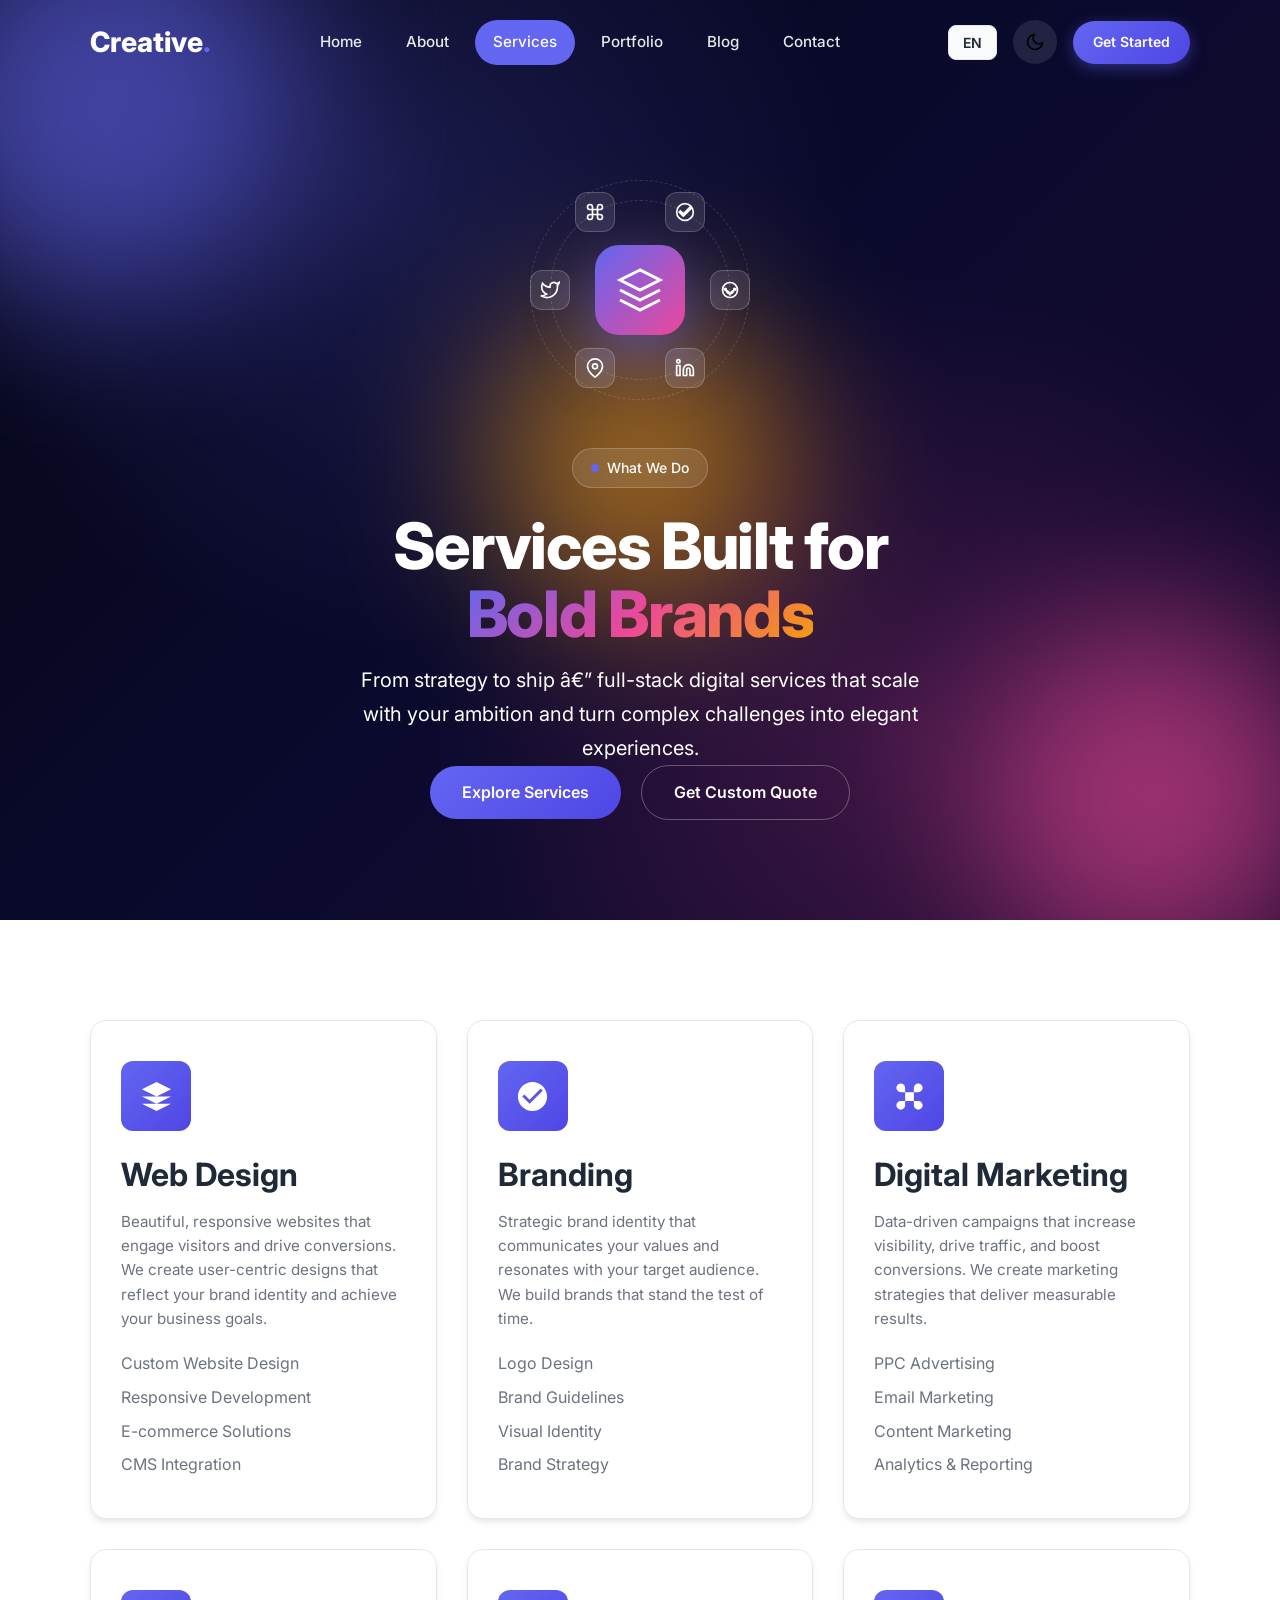
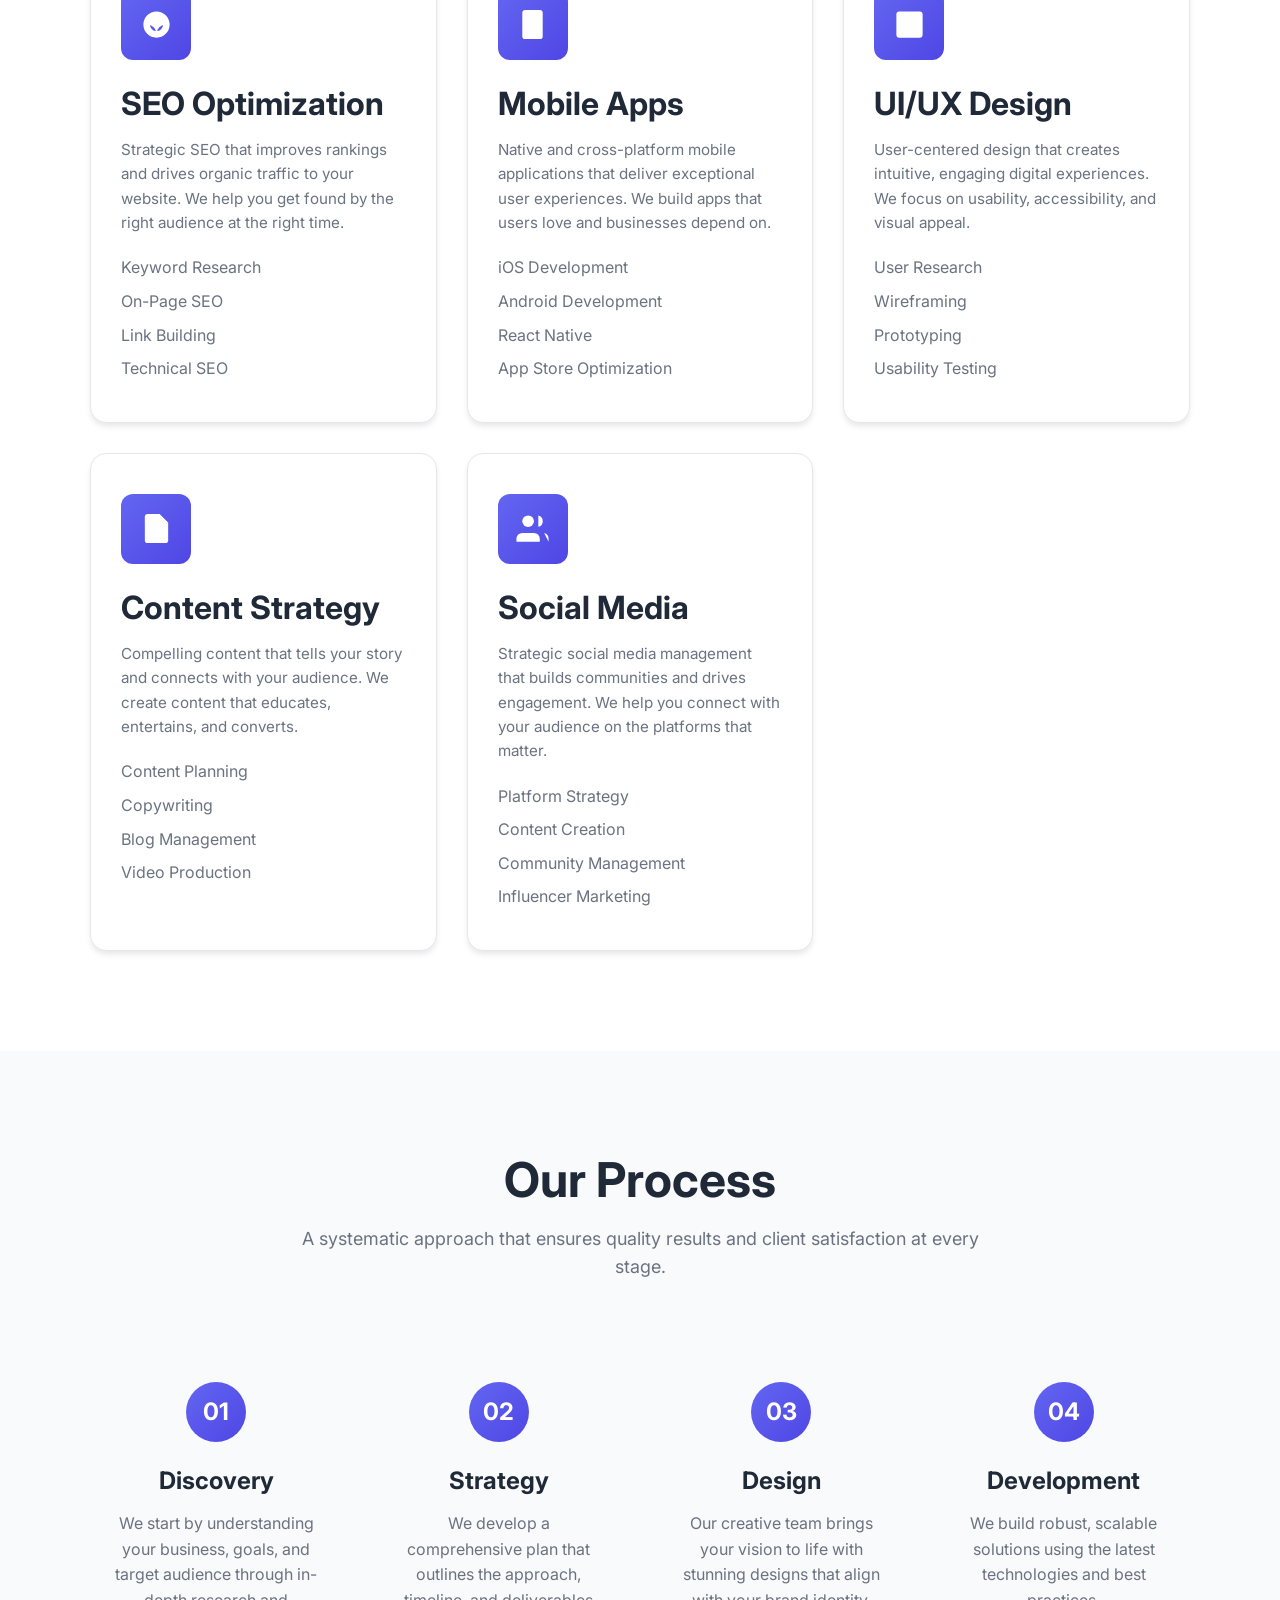
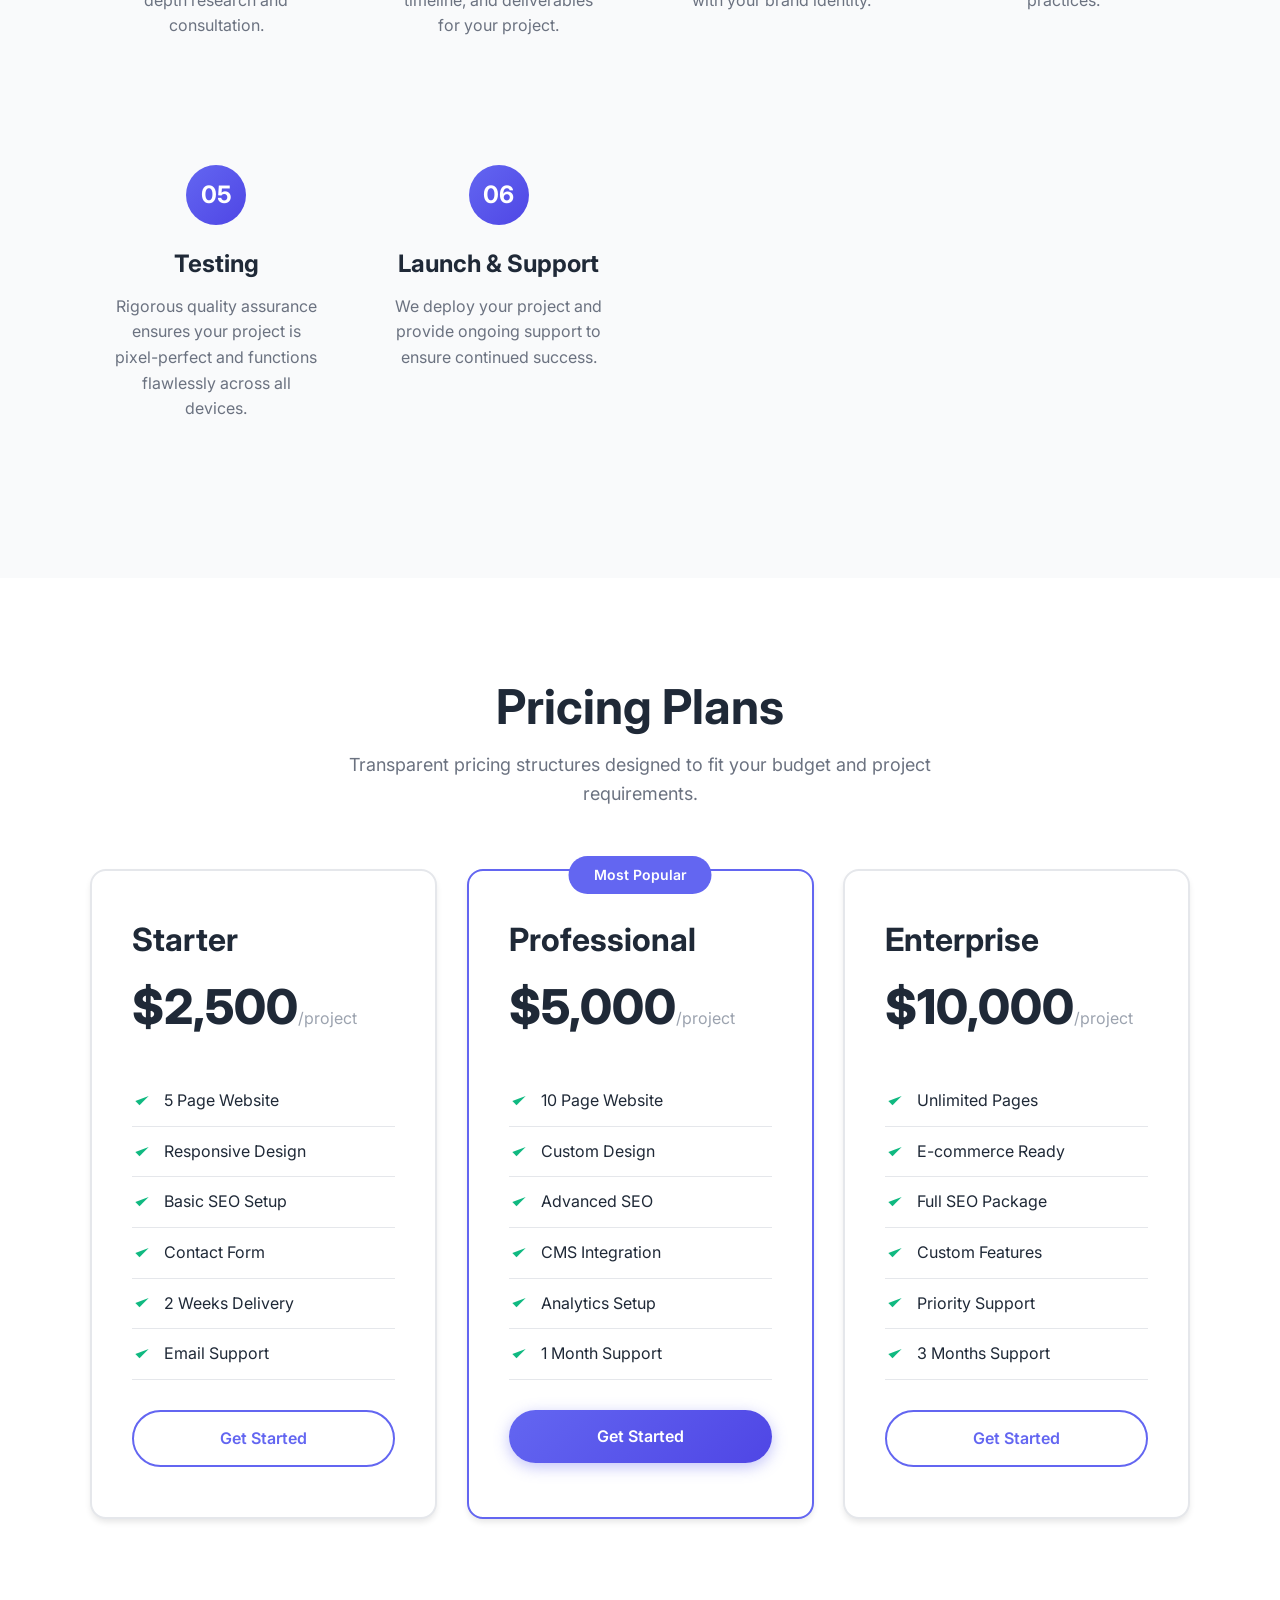
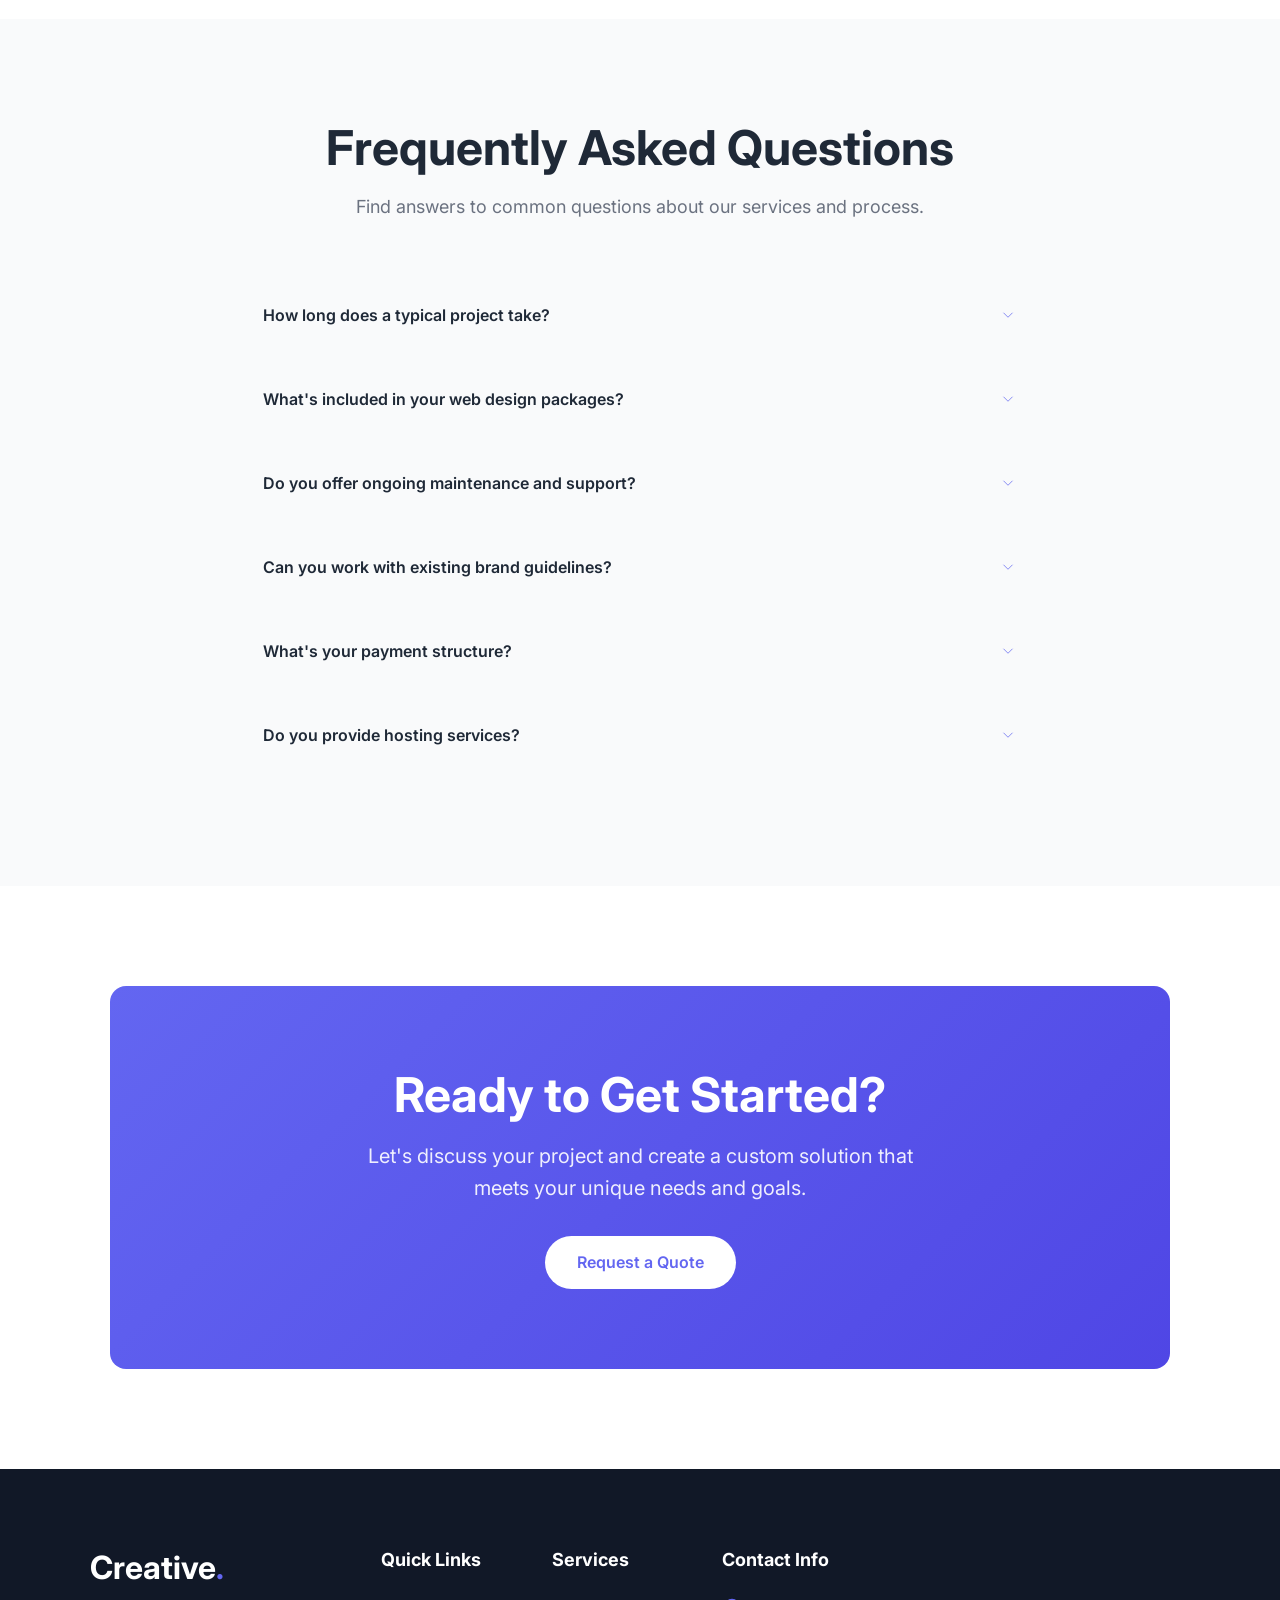
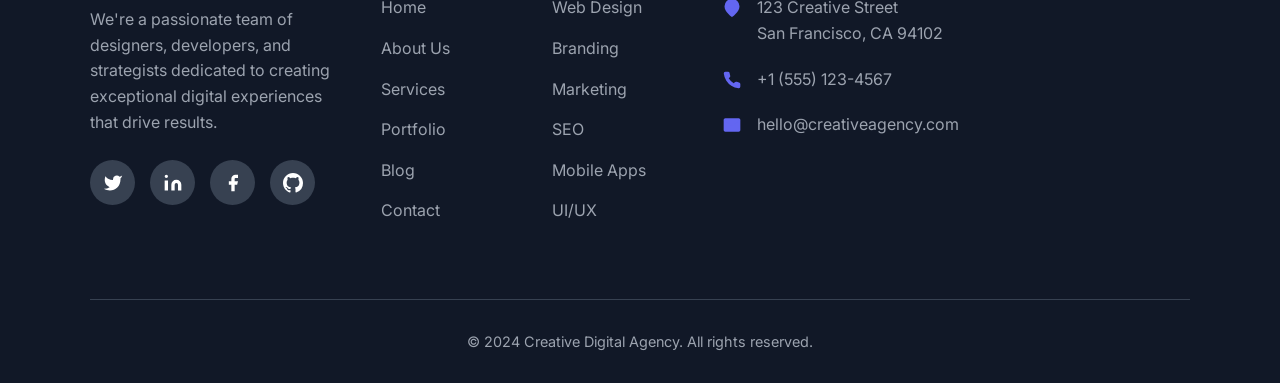
<file: services.html>
﻿<!DOCTYPE html>
<html lang="en" data-theme="light">
<head>
    <meta charset="UTF-8">
    <meta name="viewport" content="width=device-width, initial-scale=1.0">
    <meta name="description" content="Our digital services - Web Design, Branding, Marketing, SEO, Mobile Apps, UI/UX Design, Content Strategy, and Social Media Management.">
    <meta name="keywords" content="web design, branding, marketing, SEO, mobile apps, UI UX design, digital services">
    <title>Services - Creative Digital Agency</title>
    
    <!-- Fonts -->
    <link rel="preconnect" href="https://fonts.googleapis.com">
    <link rel="preconnect" href="https://fonts.gstatic.com" crossorigin>
    <link href="https://fonts.googleapis.com/css2?family=Inter:wght@400;500;600;700;800&display=swap" rel="stylesheet">
    
    <!-- Styles -->
    <link rel="stylesheet" href="assets/css/style.css">
    <link rel="stylesheet" href="assets/css/animations.css">
    <link rel="stylesheet" href="assets/css/hero-sections.css">
    <link rel="stylesheet" href="assets/css/responsive.css">
</head>
<body>
    <!-- Loading Screen -->
    <div class="loading-screen">
        <div class="spinner"></div>
    </div>

    <!-- Navigation -->
    <header class="navbar">
        <div class="container">
            <a href="index.html" class="logo">
                Creative<span class="logo-dot">.</span>
            </a>

            <!-- Desktop Navigation -->
            <nav class="nav-links">
                <a href="index.html" data-lang="nav_home">Home</a>
                <a href="about.html" data-lang="nav_about">About</a>
                <a href="services.html" class="active" data-lang="nav_services">Services</a>
                <a href="portfolio.html" data-lang="nav_portfolio">Portfolio</a>
                <a href="blog.html" data-lang="nav_blog">Blog</a>
                <a href="contact.html" data-lang="nav_contact">Contact</a>
            </nav>

            <div class="nav-right">
              <button id="language-toggle" class="language-btn" data-language-toggle aria-label="Toggle language">
                        EN
              </button>
                <button class="theme-toggle" data-lang-aria="toggle_dark_mode" aria-label="Toggle dark mode">
                    <svg class="sun-icon" viewBox="0 0 24 24" fill="none" stroke="currentColor" stroke-width="2">
                        <circle cx="12" cy="12" r="5"/>
                        <path d="M12 1v2M12 21v2M4.22 4.22l1.42 1.42M18.36 18.36l1.42 1.42M1 12h2M21 12h2M4.22 19.78l1.42-1.42M18.36 5.64l1.42-1.42"/>
                    </svg>
                    <svg class="moon-icon" viewBox="0 0 24 24" fill="currentColor">
                        <path d="M21 12.79A9 9 0 1111.21 3 7 7 0 0021 12.79z"/>
                    </svg>
                </button>

                <a href="contact.html" class="btn btn-primary btn-sm desktop-only" data-lang="nav_getStarted">
                    Get Started
                </a>

                <button class="hamburger" data-lang-aria="open_menu" aria-label="Toggle menu">
                    <span class="hamburger-line"></span>
                    <span class="hamburger-line"></span>
                    <span class="hamburger-line"></span>
                </button>
            </div>
        </div>
    </header>

    <!-- Mobile Navigation Drawer -->
    <div class="nav-overlay"></div>
    <nav class="mobile-nav-drawer">
        <div class="mobile-nav-header">
            <a href="index.html" class="mobile-logo">
                Creative<span class="logo-dot">.</span>
            </a>
            <button class="mobile-nav-close" data-lang-aria="close_menu" aria-label="Close menu">
                <svg viewBox="0 0 24 24" fill="none" stroke="currentColor" stroke-width="2">
                    <path d="M18 6L6 18M6 6l12 12"/>
                </svg>
            </button>
        </div>
        <div class="mobile-nav-links">
            <a href="index.html" data-lang="nav_home">Home</a>
            <a href="about.html" data-lang="nav_about">About</a>
            <a href="services.html" class="active" data-lang="nav_services">Services</a>
            <a href="portfolio.html" data-lang="nav_portfolio">Portfolio</a>
            <a href="blog.html" data-lang="nav_blog">Blog</a>
            <a href="contact.html" data-lang="nav_contact">Contact</a>
        </div>
        <div class="mobile-nav-footer">
            <a href="contact.html" class="btn btn-primary" data-lang="nav_getStarted"><span data-lang="pricing_getStarted">Get Started</span></a>
            <button type="button" data-language-toggle class="language-btn language-btn-mobile">EN</button>
        </div>
    </nav>


    <main>
        <!-- Page Hero - Services: Centered with Orbiting Service Icons -->
        <section class="page-hero hero-services">
            <div class="hero-bg-mesh"></div>
            <div class="hero-bg-orb hero-bg-orb-1"></div>
            <div class="hero-bg-orb hero-bg-orb-2"></div>
            <div class="hero-bg-orb hero-bg-orb-3"></div>

            <div class="container">
                <div class="hero-services-wrapper">
                    <div class="hero-services-orbit" data-animate="scaleIn">
                        <div class="orbit-core">
                            <svg viewBox="0 0 24 24" fill="none" stroke="currentColor" stroke-width="1.5">
                                <path d="M12 2L2 7l10 5 10-5-10-5zM2 17l10 5 10-5M2 12l10 5 10-5"/>
                            </svg>
                        </div>
                        <div class="orbit-ring orbit-ring-1"></div>
                        <div class="orbit-ring orbit-ring-2"></div>
                        <div class="orbit-item orbit-item-1">
                            <svg viewBox="0 0 24 24" fill="none" stroke="currentColor" stroke-width="2">
                                <path d="M12 18.5A6.5 6.5 0 005.5 12v-1a1 1 0 012 0v1a4.5 4.5 0 009 0v-1a1 1 0 012 0v1a6.5 6.5 0 00-6.5 6.5zM21 12a9 9 0 11-18 0 9 9 0 0118 0z"/>
                            </svg>
                        </div>
                        <div class="orbit-item orbit-item-2">
                            <svg viewBox="0 0 24 24" fill="none" stroke="currentColor" stroke-width="2">
                                <path d="M16 8a6 6 0 016 6v7h-4v-7a2 2 0 00-2-2 2 2 0 00-2 2v7h-4v-7a6 6 0 016-6zM2 9h4v12H2zM4 6a2 2 0 100-4 2 2 0 000 4z"/>
                            </svg>
                        </div>
                        <div class="orbit-item orbit-item-3">
                            <svg viewBox="0 0 24 24" fill="none" stroke="currentColor" stroke-width="2">
                                <path d="M21 10c0 7-9 13-9 13s-9-6-9-13a9 9 0 0118 0z"/><circle cx="12" cy="10" r="3"/>
                            </svg>
                        </div>
                        <div class="orbit-item orbit-item-4">
                            <svg viewBox="0 0 24 24" fill="none" stroke="currentColor" stroke-width="2">
                                <path d="M23 3a10.9 10.9 0 01-3.14 1.53 4.48 4.48 0 00-7.86 3v1A10.66 10.66 0 013 4s-4 9 5 13a11.64 11.64 0 01-7 2c9 5 20 0 20-11.5a4.5 4.5 0 00-.08-.83A7.72 7.72 0 0023 3z"/>
                            </svg>
                        </div>
                        <div class="orbit-item orbit-item-5">
                            <svg viewBox="0 0 24 24" fill="none" stroke="currentColor" stroke-width="2">
                                <path d="M18 3a3 3 0 00-3 3v12a3 3 0 003 3 3 3 0 003-3 3 3 0 00-3-3H6a3 3 0 00-3 3 3 3 0 003 3 3 3 0 003-3V6a3 3 0 00-3-3 3 3 0 00-3 3 3 3 0 003 3h12a3 3 0 003-3 3 3 0 00-3-3z"/>
                            </svg>
                        </div>
                        <div class="orbit-item orbit-item-6">
                            <svg viewBox="0 0 24 24" fill="none" stroke="currentColor" stroke-width="2">
                                <path d="M12 2C6.48 2 2 6.48 2 12s4.48 10 10 10 10-4.48 10-10S17.52 2 12 2zm-2 15l-5-5 1.41-1.41L10 14.17l7.59-7.59L19 8l-9 9z"/>
                            </svg>
                        </div>
                    </div>

                    <div class="hero-services-content">
                        <span class="hero-badge hero-badge-light" data-animate="fadeInUp">
                            <span class="hero-badge-dot"></span>
                            <span data-lang="services_hero_badge">What We Do</span>
                        </span>
                        <h1 class="hero-services-title" data-animate="fadeInUp">
                            <span data-lang="services_hero_title1">Services Built for</span>
                            <span class="title-gradient" data-lang="services_hero_title2">Bold Brands</span>
                        </h1>
                        <p class="hero-services-subtitle" data-animate="fadeInUp" data-lang="services_hero_subtitle">
                            From strategy to ship â€” full-stack digital services that scale with your ambition and turn complex challenges into elegant experiences.
                        </p>
                        <div class="hero-services-cta" data-animate="fadeInUp">
                            <a href="#services-grid" class="btn btn-primary btn-glow" data-lang="services_hero_cta1">Explore Services</a>
                            <a href="contact.html" class="btn btn-outline btn-outline-light" data-lang="services_hero_cta2">Get Custom Quote</a>
                        </div>
                    </div>
                </div>
            </div>
        </section>

        <!-- Services Grid -->
        <section class="section">
            <div class="container">
                <div class="services-grid">
                    <div class="service-card" data-animate="fadeInUp">
                        <div class="service-icon">
                            <svg viewBox="0 0 24 24">
                                <path d="M12 2L2 7l10 5 10-5-10-5zM2 17l10 5 10-5M2 12l10 5 10-5"/>
                            </svg>
                        </div>
                        <h3 data-lang="service_webDesign">Web Design</h3>
                        <p>Beautiful, responsive websites that engage visitors and drive conversions. We create user-centric designs that reflect your brand identity and achieve your business goals.</p>
                        <ul style="margin-top: 15px; color: var(--text-secondary);">
                            <li style="margin-bottom: 8px;">Custom Website Design</li>
                            <li style="margin-bottom: 8px;">Responsive Development</li>
                            <li style="margin-bottom: 8px;">E-commerce Solutions</li>
                            <li>CMS Integration</li>
                        </ul>
                    </div>

                    <div class="service-card" data-animate="fadeInUp">
                        <div class="service-icon">
                            <svg viewBox="0 0 24 24">
                                <path d="M12 2C6.48 2 2 6.48 2 12s4.48 10 10 10 10-4.48 10-10S17.52 2 12 2zm-2 15l-5-5 1.41-1.41L10 14.17l7.59-7.59L19 8l-9 9z"/>
                            </svg>
                        </div>
                        <h3 data-lang="service_branding">Branding</h3>
                        <p>Strategic brand identity that communicates your values and resonates with your target audience. We build brands that stand the test of time.</p>
                        <ul style="margin-top: 15px; color: var(--text-secondary);">
                            <li style="margin-bottom: 8px;">Logo Design</li>
                            <li style="margin-bottom: 8px;">Brand Guidelines</li>
                            <li style="margin-bottom: 8px;">Visual Identity</li>
                            <li>Brand Strategy</li>
                        </ul>
                    </div>

                    <div class="service-card" data-animate="fadeInUp">
                        <div class="service-icon">
                            <svg viewBox="0 0 24 24">
                                <path d="M18 3a3 3 0 00-3 3v12a3 3 0 003 3 3 3 0 003-3 3 3 0 00-3-3H6a3 3 0 00-3 3 3 3 0 003 3 3 3 0 003-3V6a3 3 0 00-3-3 3 3 0 00-3 3 3 3 0 003 3h12a3 3 0 003-3 3 3 0 00-3-3z"/>
                            </svg>
                        </div>
                        <h3 data-lang="service_marketing">Digital Marketing</h3>
                        <p>Data-driven campaigns that increase visibility, drive traffic, and boost conversions. We create marketing strategies that deliver measurable results.</p>
                        <ul style="margin-top: 15px; color: var(--text-secondary);">
                            <li style="margin-bottom: 8px;">PPC Advertising</li>
                            <li style="margin-bottom: 8px;">Email Marketing</li>
                            <li style="margin-bottom: 8px;">Content Marketing</li>
                            <li>Analytics & Reporting</li>
                        </ul>
                    </div>

                    <div class="service-card" data-animate="fadeInUp">
                        <div class="service-icon">
                            <svg viewBox="0 0 24 24">
                                <path d="M12 18.5A6.5 6.5 0 005.5 12v-1a1 1 0 012 0v1a4.5 4.5 0 009 0v-1a1 1 0 012 0v1a6.5 6.5 0 00-6.5 6.5zM21 12a9 9 0 11-18 0 9 9 0 0118 0z"/>
                            </svg>
                        </div>
                        <h3 data-lang="service_seo">SEO Optimization</h3>
                        <p>Strategic SEO that improves rankings and drives organic traffic to your website. We help you get found by the right audience at the right time.</p>
                        <ul style="margin-top: 15px; color: var(--text-secondary);">
                            <li style="margin-bottom: 8px;">Keyword Research</li>
                            <li style="margin-bottom: 8px;">On-Page SEO</li>
                            <li style="margin-bottom: 8px;">Link Building</li>
                            <li>Technical SEO</li>
                        </ul>
                    </div>

                    <div class="service-card" data-animate="fadeInUp">
                        <div class="service-icon">
                            <svg viewBox="0 0 24 24">
                                <rect x="5" y="2" width="14" height="20" rx="2" ry="2"/>
                                <path d="M12 18h.01"/>
                            </svg>
                        </div>
                        <h3 data-lang="service_mobileApps">Mobile Apps</h3>
                        <p>Native and cross-platform mobile applications that deliver exceptional user experiences. We build apps that users love and businesses depend on.</p>
                        <ul style="margin-top: 15px; color: var(--text-secondary);">
                            <li style="margin-bottom: 8px;">iOS Development</li>
                            <li style="margin-bottom: 8px;">Android Development</li>
                            <li style="margin-bottom: 8px;">React Native</li>
                            <li>App Store Optimization</li>
                        </ul>
                    </div>

                    <div class="service-card" data-animate="fadeInUp">
                        <div class="service-icon">
                            <svg viewBox="0 0 24 24">
                                <path d="M12 3h7a2 2 0 012 2v14a2 2 0 01-2 2h-7m0-18H5a2 2 0 00-2 2v14a2 2 0 002 2h7m0-18v18"/>
                            </svg>
                        </div>
                        <h3 data-lang="service_uiux">UI/UX Design</h3>
                        <p>User-centered design that creates intuitive, engaging digital experiences. We focus on usability, accessibility, and visual appeal.</p>
                        <ul style="margin-top: 15px; color: var(--text-secondary);">
                            <li style="margin-bottom: 8px;">User Research</li>
                            <li style="margin-bottom: 8px;">Wireframing</li>
                            <li style="margin-bottom: 8px;">Prototyping</li>
                            <li>Usability Testing</li>
                        </ul>
                    </div>

                    <div class="service-card" data-animate="fadeInUp">
                        <div class="service-icon">
                            <svg viewBox="0 0 24 24">
                                <path d="M14 2H6a2 2 0 00-2 2v16a2 2 0 002 2h12a2 2 0 002-2V8z"/>
                                <path d="M14 2v6h6M16 13H8M16 17H8M10 9H8"/>
                            </svg>
                        </div>
                        <h3 data-lang="service_content">Content Strategy</h3>
                        <p>Compelling content that tells your story and connects with your audience. We create content that educates, entertains, and converts.</p>
                        <ul style="margin-top: 15px; color: var(--text-secondary);">
                            <li style="margin-bottom: 8px;">Content Planning</li>
                            <li style="margin-bottom: 8px;">Copywriting</li>
                            <li style="margin-bottom: 8px;">Blog Management</li>
                            <li>Video Production</li>
                        </ul>
                    </div>

                    <div class="service-card" data-animate="fadeInUp">
                        <div class="service-icon">
                            <svg viewBox="0 0 24 24">
                                <path d="M17 21v-2a4 4 0 00-4-4H5a4 4 0 00-4 4v2"/>
                                <circle cx="9" cy="7" r="4"/>
                                <path d="M23 21v-2a4 4 0 00-3-3.87M16 3.13a4 4 0 010 7.75"/>
                            </svg>
                        </div>
                        <h3 data-lang="service_social">Social Media</h3>
                        <p>Strategic social media management that builds communities and drives engagement. We help you connect with your audience on the platforms that matter.</p>
                        <ul style="margin-top: 15px; color: var(--text-secondary);">
                            <li style="margin-bottom: 8px;">Platform Strategy</li>
                            <li style="margin-bottom: 8px;">Content Creation</li>
                            <li style="margin-bottom: 8px;">Community Management</li>
                            <li>Influencer Marketing</li>
                        </ul>
                    </div>
                </div>
            </div>
        </section>

        <!-- Process Section -->
        <section class="section section-dark">
            <div class="container">
                <div class="section-header" data-animate="fadeInUp">
                    <h2 data-lang="services_process">Our Process</h2>
                    <p data-lang="services_process_subtitle">A systematic approach that ensures quality results and client satisfaction at every stage.</p>
                </div>

                <div class="process-grid">
                    <div class="process-item" data-animate="fadeInUp">
                        <div class="process-number">01</div>
                        <h4 data-lang="process_discovery">Discovery</h4>
                        <p>We start by understanding your business, goals, and target audience through in-depth research and consultation.</p>
                    </div>

                    <div class="process-item" data-animate="fadeInUp">
                        <div class="process-number">02</div>
                        <h4 data-lang="process_strategy">Strategy</h4>
                        <p>We develop a comprehensive plan that outlines the approach, timeline, and deliverables for your project.</p>
                    </div>

                    <div class="process-item" data-animate="fadeInUp">
                        <div class="process-number">03</div>
                        <h4 data-lang="process_design">Design</h4>
                        <p>Our creative team brings your vision to life with stunning designs that align with your brand identity.</p>
                    </div>

                    <div class="process-item" data-animate="fadeInUp">
                        <div class="process-number">04</div>
                        <h4 data-lang="process_development">Development</h4>
                        <p>We build robust, scalable solutions using the latest technologies and best practices.</p>
                    </div>

                    <div class="process-item" data-animate="fadeInUp">
                        <div class="process-number">05</div>
                        <h4 data-lang="process_testing">Testing</h4>
                        <p>Rigorous quality assurance ensures your project is pixel-perfect and functions flawlessly across all devices.</p>
                    </div>

                    <div class="process-item" data-animate="fadeInUp">
                        <div class="process-number">06</div>
                        <h4>Launch & Support</h4>
                        <p>We deploy your project and provide ongoing support to ensure continued success.</p>
                    </div>
                </div>
            </div>
        </section>

        <!-- Pricing Section -->
        <section class="section">
            <div class="container">
                <div class="section-header" data-animate="fadeInUp">
                    <h2 data-lang="services_pricing">Pricing Plans</h2>
                    <p data-lang="services_pricing_subtitle">Transparent pricing structures designed to fit your budget and project requirements.</p>
                </div>

                <div class="pricing-grid">
                    <div class="pricing-card" data-animate="fadeInUp">
                        <h3 data-lang="pricing_starter">Starter</h3>
                        <div class="pricing-price">$2,500<span data-lang="pricing_perProject">/project</span></div>
                        <ul class="pricing-features">
                            <li>
                                <svg viewBox="0 0 24 24"><path d="M20 6L9 17l-5-5"/></svg>
                                5 Page Website
                            </li>
                            <li>
                                <svg viewBox="0 0 24 24"><path d="M20 6L9 17l-5-5"/></svg>
                                Responsive Design
                            </li>
                            <li>
                                <svg viewBox="0 0 24 24"><path d="M20 6L9 17l-5-5"/></svg>
                                Basic SEO Setup
                            </li>
                            <li>
                                <svg viewBox="0 0 24 24"><path d="M20 6L9 17l-5-5"/></svg>
                                Contact Form
                            </li>
                            <li>
                                <svg viewBox="0 0 24 24"><path d="M20 6L9 17l-5-5"/></svg>
                                2 Weeks Delivery
                            </li>
                            <li>
                                <svg viewBox="0 0 24 24"><path d="M20 6L9 17l-5-5"/></svg>
                                Email Support
                            </li>
                        </ul>
                        <a href="contact.html" class="btn btn-outline"><span data-lang="pricing_getStarted">Get Started</span></a>
                    </div>

                    <div class="pricing-card featured" data-animate="fadeInUp">
                        <span class="pricing-badge" data-lang="pricing_mostPopular">Most Popular</span>
                        <h3 data-lang="pricing_professional">Professional</h3>
                        <div class="pricing-price">$5,000<span data-lang="pricing_perProject">/project</span></div>
                        <ul class="pricing-features">
                            <li>
                                <svg viewBox="0 0 24 24"><path d="M20 6L9 17l-5-5"/></svg>
                                10 Page Website
                            </li>
                            <li>
                                <svg viewBox="0 0 24 24"><path d="M20 6L9 17l-5-5"/></svg>
                                Custom Design
                            </li>
                            <li>
                                <svg viewBox="0 0 24 24"><path d="M20 6L9 17l-5-5"/></svg>
                                Advanced SEO
                            </li>
                            <li>
                                <svg viewBox="0 0 24 24"><path d="M20 6L9 17l-5-5"/></svg>
                                CMS Integration
                            </li>
                            <li>
                                <svg viewBox="0 0 24 24"><path d="M20 6L9 17l-5-5"/></svg>
                                Analytics Setup
                            </li>
                            <li>
                                <svg viewBox="0 0 24 24"><path d="M20 6L9 17l-5-5"/></svg>
                                1 Month Support
                            </li>
                        </ul>
                        <a href="contact.html" class="btn btn-primary"><span data-lang="pricing_getStarted">Get Started</span></a>
                    </div>

                    <div class="pricing-card" data-animate="fadeInUp">
                        <h3 data-lang="pricing_enterprise">Enterprise</h3>
                        <div class="pricing-price">$10,000<span data-lang="pricing_perProject">/project</span></div>
                        <ul class="pricing-features">
                            <li>
                                <svg viewBox="0 0 24 24"><path d="M20 6L9 17l-5-5"/></svg>
                                Unlimited Pages
                            </li>
                            <li>
                                <svg viewBox="0 0 24 24"><path d="M20 6L9 17l-5-5"/></svg>
                                E-commerce Ready
                            </li>
                            <li>
                                <svg viewBox="0 0 24 24"><path d="M20 6L9 17l-5-5"/></svg>
                                Full SEO Package
                            </li>
                            <li>
                                <svg viewBox="0 0 24 24"><path d="M20 6L9 17l-5-5"/></svg>
                                Custom Features
                            </li>
                            <li>
                                <svg viewBox="0 0 24 24"><path d="M20 6L9 17l-5-5"/></svg>
                                Priority Support
                            </li>
                            <li>
                                <svg viewBox="0 0 24 24"><path d="M20 6L9 17l-5-5"/></svg>
                                3 Months Support
                            </li>
                        </ul>
                        <a href="contact.html" class="btn btn-outline"><span data-lang="pricing_getStarted">Get Started</span></a>
                    </div>
                </div>
            </div>
        </section>

        <!-- FAQ Section -->
        <section class="section section-dark">
            <div class="container">
                <div class="section-header" data-animate="fadeInUp">
                    <h2 data-lang="services_faq">Frequently Asked Questions</h2>
                    <p data-lang="services_faq_subtitle">Find answers to common questions about our services and process.</p>
                </div>

                <div class="faq-container">
                    <div class="faq-item" data-animate="fadeInUp">
                        <button class="faq-question">
                            <span data-lang="faq_duration">How long does a typical project take?</span>
                            <svg viewBox="0 0 24 24"><path d="M6 9l6 6 6-6"/></svg>
                        </button>
                        <div class="faq-answer">
                            <p>Project timelines vary based on scope and complexity. A standard website typically takes 4-8 weeks, while more complex projects can take 3-6 months. We'll provide a detailed timeline during the discovery phase.</p>
                        </div>
                    </div>

                    <div class="faq-item" data-animate="fadeInUp">
                        <button class="faq-question">
                            <span data-lang="faq_packages">What's included in your web design packages?</span>
                            <svg viewBox="0 0 24 24"><path d="M6 9l6 6 6-6"/></svg>
                        </button>
                        <div class="faq-answer">
                            <p>Our packages include custom design, responsive development, basic SEO optimization, contact forms, and post-launch support. Higher-tier packages include additional features like CMS integration, e-commerce functionality, and extended support periods.</p>
                        </div>
                    </div>

                    <div class="faq-item" data-animate="fadeInUp">
                        <button class="faq-question">
                            <span data-lang="faq_maintenance">Do you offer ongoing maintenance and support?</span>
                            <svg viewBox="0 0 24 24"><path d="M6 9l6 6 6-6"/></svg>
                        </button>
                        <div class="faq-answer">
                            <p>Yes! We offer various maintenance plans to keep your website secure, updated, and performing optimally. Our plans include security updates, backups, performance monitoring, and content updates.</p>
                        </div>
                    </div>

                    <div class="faq-item" data-animate="fadeInUp">
                        <button class="faq-question">
                            <span data-lang="faq_guidelines">Can you work with existing brand guidelines?</span>
                            <svg viewBox="0 0 24 24"><path d="M6 9l6 6 6-6"/></svg>
                        </button>
                        <div class="faq-answer">
                            <p>Absolutely. We can adapt our design process to work within your existing brand framework or help you develop new brand guidelines if needed. We believe in flexibility to meet your specific requirements.</p>
                        </div>
                    </div>

                    <div class="faq-item" data-animate="fadeInUp">
                        <button class="faq-question">
                            <span data-lang="faq_payment">What's your payment structure?</span>
                            <svg viewBox="0 0 24 24"><path d="M6 9l6 6 6-6"/></svg>
                        </button>
                        <div class="faq-answer">
                            <p>We typically require a 50% deposit to begin work, with the remaining 50% due upon project completion. For larger projects, we can arrange milestone-based payments. We accept bank transfers, credit cards, and PayPal.</p>
                        </div>
                    </div>

                    <div class="faq-item" data-animate="fadeInUp">
                        <button class="faq-question">
                            <span data-lang="faq_hosting">Do you provide hosting services?</span>
                            <svg viewBox="0 0 24 24"><path d="M6 9l6 6 6-6"/></svg>
                        </button>
                        <div class="faq-answer">
                            <p>Yes, we offer reliable hosting solutions optimized for speed and security. We also provide domain registration services and can help you choose the best hosting plan for your specific needs.</p>
                        </div>
                    </div>
                </div>
            </div>
        </section>

        <!-- CTA Section -->
        <section class="section">
            <div class="container">
                <div class="cta-section" data-animate="scaleIn">
                    <h2 data-lang="services_cta">Ready to Get Started?</h2>
                    <p><span data-lang="services_cta_desc">Let's discuss your project and create a custom solution that meets your unique needs and goals.</span></p>
                    <a href="contact.html" class="btn"><span data-lang="services_cta_btn">Request a Quote</span></a>
                </div>
            </div>
        </section>
    </main>

    <!-- Footer -->
    <footer class="footer">
        <div class="container">
            <div class="footer-grid">
                <div class="footer-about">
                    <h3>Creative<span style="color: var(--primary-color);">.</span></h3>
                    <p><span data-lang="footer_about">We're a passionate team of designers, developers, and strategists dedicated to creating exceptional digital experiences that drive results.</span></p>
                    <div class="footer-social">
                        <a href="#"><svg viewBox="0 0 24 24"><path d="M23 3a10.9 10.9 0 01-3.14 1.53 4.48 4.48 0 00-7.86 3v1A10.66 10.66 0 013 4s-4 9 5 13a11.64 11.64 0 01-7 2c9 5 20 0 20-11.5a4.5 4.5 0 00-.08-.83A7.72 7.72 0 0023 3z"/></svg></a>
                        <a href="#"><svg viewBox="0 0 24 24"><path d="M16 8a6 6 0 016 6v7h-4v-7a2 2 0 00-2-2 2 2 0 00-2 2v7h-4v-7a6 6 0 016-6zM2 9h4v12H2zM4 6a2 2 0 100-4 2 2 0 000 4z"/></svg></a>
                        <a href="#"><svg viewBox="0 0 24 24"><path d="M18 2h-3a5 5 0 00-5 5v3H7v4h3v8h4v-8h3l1-4h-4V7a1 1 0 011-1h3z"/></svg></a>
                        <a href="#"><svg viewBox="0 0 24 24"><path d="M12 0C5.37 0 0 5.37 0 12c0 5.31 3.435 9.795 8.205 11.385.6.105.825-.255.825-.57 0-.285-.015-1.23-.015-2.235-3.015.555-3.795-.735-4.035-1.41-.135-.345-.72-1.41-1.23-1.695-.42-.225-1.02-.78-.015-.795.945-.015 1.62.87 1.845 1.23 1.08 1.815 2.805 1.305 3.495.99.105-.78.42-1.305.765-1.605-2.67-.3-5.46-1.335-5.46-5.925 0-1.305.465-2.385 1.23-3.225-.12-.3-.54-1.53.12-3.18 0 0 1.005-.315 3.3 1.23.96-.27 1.98-.405 3-.405s2.04.135 3 .405c2.295-1.56 3.3-1.23 3.3-1.23.66 1.65.24 2.88.12 3.18.765.84 1.23 1.905 1.23 3.225 0 4.605-2.805 5.625-5.475 5.925.435.375.81 1.095.81 2.22 0 1.605-.015 2.895-.015 3.3 0 .315.225.69.825.57A12.02 12.02 0 0024 12c0-6.63-5.37-12-12-12z"/></svg></a>
                    </div>
                </div>

                <div class="footer-column">
                    <h4 data-lang="footer_quickLinks">Quick Links</h4>
                    <ul class="footer-links">
                        <li><a href="index.html"><span data-lang="footer_home">Home</span></a></li>
                        <li><a href="about.html"><span data-lang="footer_aboutUs">About Us</span></a></li>
                        <li><a href="services.html"><span data-lang="nav_services">Services</span></a></li>
                        <li><a href="portfolio.html"><span data-lang="nav_portfolio">Portfolio</span></a></li>
                        <li><a href="blog.html"><span data-lang="nav_blog">Blog</span></a></li>
                        <li><a href="contact.html"><span data-lang="nav_contact">Contact</span></a></li>
                    </ul>
                </div>

                <div class="footer-column">
                    <h4 data-lang="footer_services">Services</h4>
                    <ul class="footer-links">
                        <li><a href="services.html"><span data-lang="service_webDesign_title">Web Design</span></a></li>
                        <li><a href="services.html"><span data-lang="service_branding_title">Branding</span></a></li>
                        <li><a href="services.html"><span data-lang="service_marketing_title">Marketing</span></a></li>
                        <li><a href="services.html"><span data-lang="service_seo_title">SEO</span></a></li>
                        <li><a href="services.html"><span data-lang="service_mobileApps_title">Mobile Apps</span></a></li>
                        <li><a href="services.html"><span data-lang="service_uiux_title">UI/UX</span></a></li>
                    </ul>
                </div>

                <div class="footer-column">
                    <h4 data-lang="footer_contactInfo">Contact Info</h4>
                    <ul class="footer-contact">
                        <li>
                            <svg viewBox="0 0 24 24"><path d="M21 10c0 7-9 13-9 13s-9-6-9-13a9 9 0 0118 0z"/><circle cx="12" cy="10" r="3"/></svg>
                            <span><span data-lang="footer_address">123 Creative Street</span><br><span data-lang="footer_address2">San Francisco, CA 94102</span></span>
                        </li>
                        <li>
                            <svg viewBox="0 0 24 24"><path d="M22 16.92v3a2 2 0 01-2.18 2 19.79 19.79 0 01-8.63-3.07 19.5 19.5 0 01-6-6 19.79 19.79 0 01-3.07-8.67A2 2 0 014.11 2h3a2 2 0 012 1.72c.127.96.361 1.903.7 2.81a2 2 0 01-.45 2.11L8.09 9.91a16 16 0 006 6l1.27-1.27a2 2 0 012.11-.45c.907.339 1.85.573 2.81.7A2 2 0 0122 16.92z"/></svg>
                            <span>+1 (555) 123-4567</span>
                        </li>
                        <li>
                            <svg viewBox="0 0 24 24"><path d="M4 4h16c1.1 0 2 .9 2 2v12c0 1.1-.9 2-2 2H4c-1.1 0-2-.9-2-2V6c0-1.1.9-2 2-2z"/><path d="M22 6l-10 7L2 6"/></svg>
                            <span>hello@creativeagency.com</span>
                        </li>
                    </ul>
                </div>
            </div>

            <div class="footer-bottom">
                <p><span data-lang="footer_copyright">&copy; 2024 Creative Digital Agency. All rights reserved.</span></p>
            </div>
        </div>
    </footer>

    <!-- Scroll to Top -->
    <button class="scroll-top" data-lang-aria="scroll_top" aria-label="Scroll to top">
        <svg viewBox="0 0 24 24" fill="currentColor">
            <path d="M7.41 15.41L12 10.83l4.59 4.58L18 14l-6-6-6 6z"/>
        </svg>
    </button>

    <!-- Scripts -->
    <script src="assets/js/language.js"></script>
    <script src="assets/js/main.js"></script>
    <script src="assets/js/darkmode.js"></script>
    <script src="assets/js/animations.js"></script>
</body>
</html>
</file>
<file: assets/css/style.css>
/* CSS Variables */
:root {
   
    --primary-color: #6366f1;
    --primary-dark: #4f46e5;
    --primary-light: #818cf8;
    --secondary-color: #ec4899;
    --accent-color: #f59e0b;
    --success-color: #10b981;
    --warning-color: #f59e0b;
    --error-color: #ef4444;
    
    /* Text  */
    --text-primary: #1f2937;
    --text-secondary: #6b7280;
    --text-light: #9ca3af;
    --text-white: #ffffff;
    
    /* Background */
    --bg-primary: #ffffff;
    --bg-secondary: #f9fafb;
    --bg-dark: #111827;
    --bg-darker: #030712;
    
    /* Border Colors */
    --border-color: #e5e7eb;
    --border-dark: #374151;
    
    /* Shadows */
    --shadow-sm: 0 1px 2px 0 rgb(0 0 0 / 0.05);
    --shadow-md: 0 4px 6px -1px rgb(0 0 0 / 0.1);
    --shadow-lg: 0 10px 15px -3px rgb(0 0 0 / 0.1);
    --shadow-xl: 0 20px 25px -5px rgb(0 0 0 / 0.1);
    
    /* Transitions */
    --transition-fast: 0.15s ease;
    --transition-base: 0.3s ease;
    --transition-slow: 0.5s ease;
    
    /* Spacing */
    --section-padding: 100px 0;
    --container-max: 1200px;
    
    /* Border Radius */
    --radius-sm: 4px;
    --radius-md: 8px;
    --radius-lg: 12px;
    --radius-xl: 16px;
    --radius-full: 9999px;
}

/* Dark Mode Variables */
[data-theme="dark"] {
    --text-primary: #f9fafb;
    --text-secondary: #9ca3af;
    --text-light: #6b7280;
    --bg-primary: #111827;
    --bg-secondary: #1f2937;
    --border-color: #374151;
}

/* Reset & Base Styles */
*, *::before, *::after {
    margin: 0;
    padding: 0;
    box-sizing: border-box;
}

html {
    scroll-behavior: smooth;
    font-size: 16px;
}

body {
    font-family: 'Inter', -apple-system, BlinkMacSystemFont, 'Segoe UI', Roboto, sans-serif;
    line-height: 1.6;
    color: var(--text-primary);
    background-color: var(--bg-primary);
    overflow-x: hidden;
    transition: background-color var(--transition-base), color var(--transition-base);
}

a {
    text-decoration: none;
    color: inherit;
    transition: color var(--transition-fast);
}

ul, ol {
    list-style: none;
}

img {
    max-width: 100%;
    height: auto;
    display: block;
}

button {
    font-family: inherit;
    cursor: pointer;
    border: none;
    background: none;
}

input, textarea, select {
    font-family: inherit;
    font-size: inherit;
}

/* Container */
.container {
    width: 100%;
    max-width: var(--container-max);
    margin: 0 auto;
    padding: 0 20px;
}

/* Typography */
h1, h2, h3, h4, h5, h6 {
    font-weight: 700;
    line-height: 1.2;
    margin-bottom: 1rem;
}

h1 { font-size: clamp(2.5rem, 5vw, 4rem); }
h2 { font-size: clamp(2rem, 4vw, 3rem); }
h3 { font-size: clamp(1.5rem, 3vw, 2rem); }
h4 { font-size: clamp(1.25rem, 2.5vw, 1.5rem); }
h5 { font-size: 1.125rem; }
h6 { font-size: 1rem; }

p {
    margin-bottom: 1rem;
    color: var(--text-secondary);
}

.text-center { text-align: center; }
.text-gradient {
    background: linear-gradient(135deg, var(--primary-color), var(--secondary-color));
    -webkit-background-clip: text;
    -webkit-text-fill-color: transparent;
    background-clip: text;
}

/* Loading Screen */
.loading-screen {
    position: fixed;
    top: 0;
    left: 0;
    width: 100%;
    height: 100%;
    background: var(--bg-darker);
    display: flex;
    justify-content: center;
    align-items: center;
    z-index: 10000;
    transition: opacity 0.5s ease, visibility 0.5s ease;
}

.loading-screen.hidden {
    opacity: 0;
    visibility: hidden;
}

.spinner {
    width: 60px;
    height: 60px;
    border: 4px solid var(--border-dark);
    border-top-color: var(--primary-color);
    border-radius: 50%;
    animation: spin 1s linear infinite;
}

@keyframes spin {
    to { transform: rotate(360deg); }
}

/* 
   Navigation System
    */

/* Navbar Base */
.navbar {
    position: fixed;
    top: 0;
    left: 0;
    width: 100%;
    z-index: 1000;
    padding: 20px 0;
    transition: all var(--transition-base);
    background: transparent;
}

.navbar.scrolled,
.navbar.menu-open {
    background: var(--bg-primary);
    box-shadow: var(--shadow-md);
    padding: 15px 0;
}

.navbar .container {
    display: flex;
    justify-content: space-between;
    align-items: center;
}

/* Logo */
.logo {
    font-size: 1.75rem;
    font-weight: 800;
    color: var(--text-white);
    transition: color var(--transition-base);
    position: relative;
    z-index: 1002;
}

.logo-dot {
    color: var(--primary-color);
}

/* Navbar Scrolled State */
.navbar.scrolled .logo,
.navbar.menu-open .logo {
    color: var(--text-primary);
}

/* Desktop Navigation Links */
.nav-links {
    display: flex;
    gap: 8px;
    align-items: center;
}

.nav-links a {
    color: rgba(255, 255, 255, 0.9);
    font-weight: 500;
    font-size: 0.95rem;
    padding: 10px 18px;
    border-radius: var(--radius-full);
    position: relative;
    transition: all var(--transition-base);
}

.navbar.scrolled .nav-links a,
.navbar.menu-open .nav-links a {
    color: var(--text-primary);
}

.nav-links a:hover {
    color: var(--primary-color);
    background: rgba(99, 102, 241, 0.1);
}

.nav-links a.active {
    color: var(--text-white);
    background: var(--primary-color);
}

.navbar.scrolled .nav-links a.active,
.navbar.menu-open .nav-links a.active {
    color: var(--text-white);
}

/* Nav Right Section */
.nav-right {
    display: flex;
    align-items: center;
    gap: 16px;
}

/* Theme Toggle Button */
.theme-toggle {
    width: 44px;
    height: 44px;
    border-radius: var(--radius-full);
    background: rgba(255, 255, 255, 0.1);
    display: flex;
    align-items: center;
    justify-content: center;
    cursor: pointer;
    transition: all var(--transition-base);
    position: relative;
    overflow: hidden;
}

.navbar.scrolled .theme-toggle,
.navbar.menu-open .theme-toggle {
    background: var(--bg-secondary);
}

.theme-toggle:hover {
    background: var(--primary-color);
    transform: rotate(15deg);
}

.theme-toggle svg {
    width: 20px;
    height: 20px;
    transition: all var(--transition-base);
}

.theme-toggle .sun-icon {
    position: absolute;
    opacity: 0;
    stroke: var(--text-white);
}

.theme-toggle .moon-icon {
    stroke: var(--text-white);
    fill: none;
}

.navbar.scrolled .theme-toggle .moon-icon,
.navbar.menu-open .theme-toggle .moon-icon {
    stroke: var(--text-primary);
}

[data-theme="dark"] .theme-toggle .sun-icon {
    opacity: 1;
    stroke: var(--text-white);
}

[data-theme="dark"] .theme-toggle .moon-icon {
    opacity: 0;
}

.language-btn {
    padding: 8px 14px;
    border: none;
    border-radius: 8px;
    cursor: pointer;
    font-size: 14px;
    font-weight: 600;
    transition: 0.3s;
    background: var(--bg-secondary);
    color: var(--text-primary);
    border: 1px solid var(--border-color);
}

.language-btn:hover {
    transform: translateY(-2px);
    background: var(--primary-color);
    color: white;
    border-color: var(--primary-color);
}

.language-btn-mobile {
    margin-top: 12px;
    width: 100%;
    padding: 12px 16px;
    font-size: 15px;
}

/* Hamburger Menu Button */
.hamburger {
    display: flex;
    flex-direction: column;
    justify-content: center;
    align-items: center;
    width: 44px;
    height: 44px;
    padding: 10px;
     gap: 5px;
    cursor: pointer;
    position: relative;
    z-index: 1002;
    background: rgb(37, 8, 145);
    border-radius: var(--radius-md);
    transition: all var(--transition-base);
}

.hamburger:hover{
    background: rgba(0, 2, 129, 0.603);
}

.hamburger-line {
    display: block;
    width: 24px;
    height: 2.5px;
    background: #fdfdff;
    border-radius: 3px;
    transition: all 0.3s cubic-bezier(0.4, 0, 0.2, 1);
    position: relative;
}

/* Desktop Only Button */
.desktop-only {
    display: inline-flex;
}

/* ==========================================
   Mobile Navigation Drawer
   ========================================== */

/* Overlay Background */
.nav-overlay {
    position: fixed;
    top: 0;
    left: 0;
    width: 100%;
    height: 100%;
    background: rgba(0, 0, 0, 0.5);
    backdrop-filter: blur(4px);
    z-index: 1001;
    opacity: 0;
    visibility: hidden;
    transition: all 0.3s ease;
}

.nav-overlay.active {
    opacity: 1;
    visibility: visible;
}

/* Mobile Navigation Drawer */
.mobile-nav-drawer {
    position: fixed;
    top: 0;
    right: -320px;
    width: 320px;
    max-width: 85vw;
    height: 100vh;
    background: var(--bg-primary);
    z-index: 1002;
    display: flex;
    flex-direction: column;
    transition: right 0.4s cubic-bezier(0.4, 0, 0.2, 1);
    box-shadow: -10px 0 40px rgba(0, 0, 0, 0.2);
}

.mobile-nav-drawer.active {
    right: 0;
}

/* Mobile Nav Header */
.mobile-nav-header {
    display: flex;
    justify-content: space-between;
    align-items: center;
    padding: 20px 24px;
    border-bottom: 1px solid var(--border-color);
}

.mobile-logo {
    font-size: 1.5rem;
    font-weight: 800;
    color: var(--text-primary);
}

.mobile-nav-close {
    width: 40px;
    height: 40px;
    display: flex;
    align-items: center;
    justify-content: center;
    border-radius: var(--radius-md);
    background: var(--bg-secondary);
    transition: all var(--transition-base);
}

.mobile-nav-close:hover {
    background: var(--primary-color);
}

.mobile-nav-close svg {
    width: 20px;
    height: 20px;
    stroke: var(--text-primary);
    transition: stroke var(--transition-base);
}

.mobile-nav-close:hover svg {
    stroke: var(--text-white);
}

/* Mobile Nav Links */
.mobile-nav-links {
    flex: 1;
    padding: 24px;
    display: flex;
    flex-direction: column;
    gap: 8px;
    overflow-y: auto;
}

.mobile-nav-links a {
    display: block;
    padding: 14px 20px;
    font-size: 1.1rem;
    font-weight: 500;
    color: var(--text-primary);
    border-radius: var(--radius-lg);
    transition: all var(--transition-base);
    position: relative;
    overflow: hidden;
}

.mobile-nav-links a::before {
    content: '';
    position: absolute;
    left: 0;
    top: 0;
    width: 4px;
    height: 100%;
    background: var(--primary-color);
    border-radius: 0 4px 4px 0;
    transform: scaleY(0);
    transition: transform var(--transition-base);
}

.mobile-nav-links a:hover {
    background: var(--bg-secondary);
    color: var(--primary-color);
    padding-left: 28px;
}

.mobile-nav-links a:hover::before {
    transform: scaleY(1);
}

.mobile-nav-links a.active {
    background: linear-gradient(135deg, var(--primary-color), var(--primary-dark));
    color: var(--text-white);
}

.mobile-nav-links a.active::before {
    background: var(--text-white);
    transform: scaleY(1);
}

/* Mobile Nav Footer */
.mobile-nav-footer {
    padding: 24px;
    border-top: 1px solid var(--border-color);
}

.mobile-nav-footer .btn {
    width: 100%;
    justify-content: center;
}

/* Hide desktop elements on mobile */
@media (max-width: 992px) {
    .nav-links {
        display: none;
    }
    
    .desktop-only {
        display: none !important;
    }
    
    .hamburger {
        display: flex;
    }
}

@media (min-width: 993px) {
    .hamburger {
        display: none;
    }
    
    .nav-overlay,
    .mobile-nav-drawer {
        display: none;
    }
}

/* Buttons */
.btn {
    display: inline-flex;
    align-items: center;
    justify-content: center;
    gap: 10px;
    padding: 14px 32px;
    font-size: 1rem;
    font-weight: 600;
    border-radius: var(--radius-full);
    transition: all var(--transition-base);
    cursor: pointer;
}

.btn-primary {
    background: linear-gradient(135deg, var(--primary-color), var(--primary-dark));
    color: var(--text-white);
    box-shadow: 0 4px 15px rgba(99, 102, 241, 0.4);
}

.btn-primary:hover {
    transform: translateY(-3px);
    box-shadow: 0 8px 25px rgba(99, 102, 241, 0.5);
}

.btn-secondary {
    background: transparent;
    color: var(--text-white);
    border: 2px solid var(--text-white);
}

.btn-secondary:hover {
    background: var(--text-white);
    color: var(--bg-dark);
}

.btn-outline {
    background: transparent;
    color: var(--primary-color);
    border: 2px solid var(--primary-color);
}

.btn-outline:hover {
    background: var(--primary-color);
    color: var(--text-white);
}

.btn-sm {
    padding: 10px 20px;
    font-size: 0.875rem;
}

/* Hero Section */
.hero {
    min-height: 100vh;
    display: flex;
    align-items: center;
    position: relative;
    background: linear-gradient(135deg, var(--bg-darker) 0%, var(--bg-dark) 100%);
    overflow: hidden;
}

.hero-bg {
    position: absolute;
    top: 0;
    left: 0;
    width: 100%;
    height: 100%;
    z-index: 0;
}

.hero-bg-shape {
    position: absolute;
    border-radius: 50%;
    filter: blur(100px);
    opacity: 0.5;
}

.hero-bg-shape-1 {
    width: 600px;
    height: 600px;
    background: var(--primary-color);
    top: -200px;
    right: -200px;
    animation: float 20s ease-in-out infinite;
}

.hero-bg-shape-2 {
    width: 400px;
    height: 400px;
    background: var(--secondary-color);
    bottom: -100px;
    left: -100px;
    animation: float 15s ease-in-out infinite reverse;
}

.hero-bg-shape-3 {
    width: 300px;
    height: 300px;
    background: var(--accent-color);
    top: 50%;
    left: 50%;
    animation: float 18s ease-in-out infinite;
}

@keyframes float {
    0%, 100% { transform: translate(0, 0); }
    25% { transform: translate(30px, -30px); }
    50% { transform: translate(-20px, 20px); }
    75% { transform: translate(-30px, -20px); }
}

.hero-content {
    position: relative;
    z-index: 1;
    max-width: 700px;
}

.hero h1 {
    color: var(--text-white);
    margin-bottom: 1.5rem;
}

.hero p {
    color: var(--text-light);
    font-size: 1.25rem;
    margin-bottom: 2rem;
}

.hero-buttons {
    display: flex;
    gap: 20px;
    flex-wrap: wrap;
}

.page-hero {
    padding: 180px 0 100px;
    background: linear-gradient(135deg, var(--bg-darker) 0%, var(--bg-dark) 100%);
    text-align: center;
}

.page-hero h1 {
    color: var(--text-white);
    margin-bottom: 1rem;
}

.page-hero p {
    color: var(--text-light);
    font-size: 1.25rem;
    max-width: 600px;
    margin: 0 auto;
}

/* Sections */
.section {
    padding: var(--section-padding);
}

.section-dark {
    background: var(--bg-secondary);
}

.section-header {
    text-align: center;
    max-width: 700px;
    margin: 0 auto 60px;
}

.section-header h2 {
    margin-bottom: 1rem;
}

.section-header p {
    font-size: 1.125rem;
}

/* Services Grid */
.services-grid {
    display: grid;
    grid-template-columns: repeat(auto-fit, minmax(280px, 1fr));
    gap: 30px;
}

.service-card {
    background: var(--bg-primary);
    padding: 40px 30px;
    border-radius: var(--radius-xl);
    box-shadow: var(--shadow-md);
    transition: all var(--transition-base);
    border: 1px solid var(--border-color);
}

.service-card:hover {
    transform: translateY(-10px);
    box-shadow: var(--shadow-xl);
    border-color: var(--primary-color);
}

.service-icon {
    width: 70px;
    height: 70px;
    background: linear-gradient(135deg, var(--primary-color), var(--primary-dark));
    border-radius: var(--radius-lg);
    display: flex;
    align-items: center;
    justify-content: center;
    margin-bottom: 25px;
}

.service-icon svg {
    width: 35px;
    height: 35px;
    fill: var(--text-white);
}

.service-card h3 {
    margin-bottom: 15px;
}

.service-card p {
    font-size: 0.95rem;
    margin-bottom: 20px;
}

.service-card .btn-link {
    color: var(--primary-color);
    font-weight: 600;
    display: inline-flex;
    align-items: center;
    gap: 8px;
}

.service-card .btn-link:hover {
    gap: 15px;
}

/* Portfolio Grid */
.portfolio-grid {
    display: grid;
    grid-template-columns: repeat(auto-fit, minmax(350px, 1fr));
    gap: 30px;
}

.portfolio-item {
    position: relative;
    border-radius: var(--radius-xl);
    overflow: hidden;
    cursor: pointer;
    aspect-ratio: 4/3;
}

.portfolio-item img {
    width: 100%;
    height: 100%;
    object-fit: cover;
    transition: transform var(--transition-slow);
}

.portfolio-item:hover img {
    transform: scale(1.1);
}

.portfolio-overlay {
    position: absolute;
    inset: 0;
    background: linear-gradient(to top, rgba(0,0,0,0.9) 0%, transparent 100%);
    display: flex;
    flex-direction: column;
    justify-content: flex-end;
    padding: 30px;
    opacity: 0;
    transition: opacity var(--transition-base);
}

.portfolio-item:hover .portfolio-overlay {
    opacity: 1;
}

.portfolio-overlay h4 {
    color: var(--text-white);
    margin-bottom: 5px;
    transform: translateY(20px);
    transition: transform var(--transition-base);
}

.portfolio-overlay span {
    color: var(--primary-light);
    font-size: 0.9rem;
    transform: translateY(20px);
    transition: transform var(--transition-base);
    transition-delay: 0.1s;
}

.portfolio-item:hover .portfolio-overlay h4,
.portfolio-item:hover .portfolio-overlay span {
    transform: translateY(0);
}

/* Filter Buttons */
.filter-buttons {
    display: flex;
    justify-content: center;
    gap: 15px;
    flex-wrap: wrap;
    margin-bottom: 50px;
}

.filter-btn {
    padding: 12px 28px;
    border-radius: var(--radius-full);
    font-weight: 600;
    color: var(--text-secondary);
    background: var(--bg-secondary);
    transition: all var(--transition-base);
}

.filter-btn:hover,
.filter-btn.active {
    background: var(--primary-color);
    color: var(--text-white);
}

/* Testimonials */
.testimonials-grid {
    display: grid;
    grid-template-columns: repeat(auto-fit, minmax(350px, 1fr));
    gap: 30px;
}

.testimonial-card {
    background: var(--bg-primary);
    padding: 40px;
    border-radius: var(--radius-xl);
    box-shadow: var(--shadow-md);
    border: 1px solid var(--border-color);
}

.testimonial-content {
    font-size: 1.125rem;
    color: var(--text-secondary);
    margin-bottom: 25px;
    font-style: italic;
    line-height: 1.8;
}

.testimonial-author {
    display: flex;
    align-items: center;
    gap: 15px;
}

.testimonial-author img {
    width: 60px;
    height: 60px;
    border-radius: var(--radius-full);
    object-fit: cover;
}

.testimonial-author h5 {
    margin-bottom: 5px;
}

.testimonial-author span {
    color: var(--text-light);
    font-size: 0.9rem;
}

.testimonial-rating {
    display: flex;
    gap: 5px;
    margin-bottom: 15px;
}

.testimonial-rating svg {
    width: 18px;
    height: 18px;
    fill: var(--accent-color);
}

/* Team Section */
.team-grid {
    display: grid;
    grid-template-columns: repeat(auto-fit, minmax(280px, 1fr));
    gap: 30px;
}

.team-member {
    text-align: center;
}

.team-image {
    position: relative;
    border-radius: var(--radius-xl);
    overflow: hidden;
    margin-bottom: 20px;
    aspect-ratio: 1;
}

.team-image img {
    width: 100%;
    height: 100%;
    object-fit: cover;
    transition: transform var(--transition-slow);
}

.team-member:hover .team-image img {
    transform: scale(1.1);
}

.team-social {
    position: absolute;
    bottom: 20px;
    left: 50%;
    transform: translateX(-50%);
    display: flex;
    gap: 10px;
    opacity: 0;
    transition: opacity var(--transition-base);
}

.team-member:hover .team-social {
    opacity: 1;
}

.team-social a {
    width: 40px;
    height: 40px;
    background: var(--bg-primary);
    border-radius: var(--radius-full);
    display: flex;
    align-items: center;
    justify-content: center;
    transition: all var(--transition-base);
}

.team-social a:hover {
    background: var(--primary-color);
}

.team-social svg {
    width: 18px;
    height: 18px;
    fill: var(--text-primary);
}

.team-member h4 {
    margin-bottom: 5px;
}

.team-member span {
    color: var(--text-light);
    font-size: 0.95rem;
}

/* Stats Section */
.stats-grid {
    display: grid;
    grid-template-columns: repeat(auto-fit, minmax(200px, 1fr));
    gap: 30px;
}

.stat-item {
    text-align: center;
    padding: 30px;
}

.stat-number {
    font-size: 3.5rem;
    font-weight: 800;
    background: linear-gradient(135deg, var(--primary-color), var(--secondary-color));
    -webkit-background-clip: text;
    -webkit-text-fill-color: transparent;
    background-clip: text;
    margin-bottom: 10px;
}

.stat-label {
    color: var(--text-secondary);
    font-size: 1.125rem;
}

/* CTA Section */
.cta-section {
    background: linear-gradient(135deg, var(--primary-color), var(--primary-dark));
    padding: 80px 0;
    text-align: center;
    border-radius: var(--radius-xl);
    margin: 0 20px;
}

.cta-section h2 {
    color: var(--text-white);
    margin-bottom: 1rem;
}

.cta-section p {
    color: rgba(255, 255, 255, 0.9);
    font-size: 1.25rem;
    margin-bottom: 2rem;
    max-width: 600px;
    margin-left: auto;
    margin-right: auto;
}

.cta-section .btn {
    background: var(--text-white);
    color: var(--primary-color);
}

.cta-section .btn:hover {
    background: var(--bg-dark);
    color: var(--text-white);
}

/* Process Section */
.process-grid {
    display: grid;
    grid-template-columns: repeat(auto-fit, minmax(250px, 1fr));
    gap: 30px;
}

.process-item {
    text-align: center;
    padding: 40px 20px;
    position: relative;
}

.process-number {
    width: 60px;
    height: 60px;
    background: linear-gradient(135deg, var(--primary-color), var(--primary-dark));
    border-radius: var(--radius-full);
    display: flex;
    align-items: center;
    justify-content: center;
    font-size: 1.5rem;
    font-weight: 700;
    color: var(--text-white);
    margin: 0 auto 25px;
}

.process-item h4 {
    margin-bottom: 15px;
}

/* Pricing Section */
.pricing-grid {
    display: grid;
    grid-template-columns: repeat(auto-fit, minmax(320px, 1fr));
    gap: 30px;
}

.pricing-card {
    background: var(--bg-primary);
    border-radius: var(--radius-xl);
    padding: 50px 40px;
    box-shadow: var(--shadow-md);
    border: 2px solid var(--border-color);
    transition: all var(--transition-base);
    position: relative;
}

.pricing-card.featured {
    border-color: var(--primary-color);
    transform: scale(1.05);
}

.pricing-card:hover {
    transform: translateY(-10px);
    box-shadow: var(--shadow-xl);
}

.pricing-card.featured:hover {
    transform: scale(1.05) translateY(-10px);
}

.pricing-badge {
    position: absolute;
    top: -15px;
    left: 50%;
    transform: translateX(-50%);
    background: var(--primary-color);
    color: var(--text-white);
    padding: 8px 25px;
    border-radius: var(--radius-full);
    font-size: 0.875rem;
    font-weight: 600;
}

.pricing-card h3 {
    margin-bottom: 10px;
}

.pricing-price {
    font-size: 3rem;
    font-weight: 800;
    margin-bottom: 30px;
    color: var(--text-primary);
}

.pricing-price span {
    font-size: 1rem;
    font-weight: 400;
    color: var(--text-light);
}

.pricing-features {
    margin-bottom: 30px;
}

.pricing-features li {
    padding: 12px 0;
    border-bottom: 1px solid var(--border-color);
    display: flex;
    align-items: center;
    gap: 12px;
}

.pricing-features svg {
    width: 20px;
    height: 20px;
    fill: var(--success-color);
}

.pricing-card .btn {
    width: 100%;
}

/* FAQ Section */
.faq-container {
    max-width: 800px;
    margin: 0 auto;
}

.faq-item {
    border-bottom: 1px solid var(--border-color);
    margin-bottom: 20px;
}

.faq-question {
    width: 100%;
    display: flex;
    justify-content: space-between;
    align-items: center;
    padding: 20px 0;
    font-size: 1.125rem;
    font-weight: 600;
    color: var(--text-primary);
    cursor: pointer;
}

.faq-question svg {
    width: 24px;
    height: 24px;
    fill: var(--text-primary);
    transition: transform var(--transition-base);
}

.faq-item.active .faq-question svg {
    transform: rotate(180deg);
}

.faq-answer {
    max-height: 0;
    overflow: hidden;
    transition: max-height var(--transition-base);
}

.faq-item.active .faq-answer {
    max-height: 500px;
}

.faq-answer p {
    padding-bottom: 20px;
}

/* Blog Section */
.blog-grid {
    display: grid;
    grid-template-columns: repeat(auto-fit, minmax(350px, 1fr));
    gap: 30px;
}

.blog-card {
    background: var(--bg-primary);
    border-radius: var(--radius-xl);
    overflow: hidden;
    box-shadow: var(--shadow-md);
    border: 1px solid var(--border-color);
    transition: all var(--transition-base);
}

.blog-card:hover {
    transform: translateY(-10px);
    box-shadow: var(--shadow-xl);
}

.blog-image {
    aspect-ratio: 16/10;
    overflow: hidden;
}

.blog-image img {
    width: 100%;
    height: 100%;
    object-fit: cover;
    transition: transform var(--transition-slow);
}

.blog-card:hover .blog-image img {
    transform: scale(1.1);
}

.blog-content {
    padding: 30px;
}

.blog-meta {
    display: flex;
    gap: 20px;
    margin-bottom: 15px;
    font-size: 0.875rem;
    color: var(--text-light);
}

.blog-category {
    color: var(--primary-color);
    font-weight: 600;
}

.blog-card h3 {
    margin-bottom: 15px;
    font-size: 1.25rem;
}

.blog-card h3 a:hover {
    color: var(--primary-color);
}

.blog-card p {
    margin-bottom: 20px;
    font-size: 0.95rem;
}

.read-more {
    color: var(--primary-color);
    font-weight: 600;
    display: inline-flex;
    align-items: center;
    gap: 8px;
}

.read-more:hover {
    gap: 15px;
}

/* Featured Post */
.featured-post {
    display: grid;
    grid-template-columns: 1.5fr 1fr;
    gap: 50px;
    align-items: center;
    margin-bottom: 60px;
    background: var(--bg-primary);
    border-radius: var(--radius-xl);
    overflow: hidden;
    box-shadow: var(--shadow-lg);
    border: 1px solid var(--border-color);
}

.featured-post .blog-image {
    aspect-ratio: 16/10;
}

.featured-post .blog-content {
    padding: 50px;
}

.featured-post h2 {
    font-size: 2rem;
    margin-bottom: 20px;
}

.featured-post h2 a:hover {
    color: var(--primary-color);
}

/* Sidebar */
.blog-with-sidebar {
    display: grid;
    grid-template-columns: 1fr 350px;
    gap: 50px;
}

.sidebar {
    position: sticky;
    top: 120px;
    height: fit-content;
}

.sidebar-widget {
    background: var(--bg-primary);
    padding: 30px;
    border-radius: var(--radius-xl);
    box-shadow: var(--shadow-md);
    border: 1px solid var(--border-color);
    margin-bottom: 30px;
}

.sidebar-widget h4 {
    margin-bottom: 20px;
    padding-bottom: 15px;
    border-bottom: 2px solid var(--primary-color);
}

.search-form {
    display: flex;
    gap: 10px;
}

.search-form input {
    flex: 1;
    padding: 14px 20px;
    border: 1px solid var(--border-color);
    border-radius: var(--radius-full);
    background: var(--bg-secondary);
}

.search-form button {
    padding: 14px 20px;
    background: var(--primary-color);
    border-radius: var(--radius-full);
}

.search-form button svg {
    width: 20px;
    height: 20px;
    fill: var(--text-white);
}

.categories-list li {
    padding: 12px 0;
    border-bottom: 1px solid var(--border-color);
    display: flex;
    justify-content: space-between;
}

.categories-list a:hover {
    color: var(--primary-color);
}

.categories-list span {
    background: var(--bg-secondary);
    padding: 2px 12px;
    border-radius: var(--radius-full);
    font-size: 0.875rem;
}

.recent-posts li {
    display: flex;
    gap: 15px;
    padding: 15px 0;
    border-bottom: 1px solid var(--border-color);
}

.recent-posts img {
    width: 70px;
    height: 70px;
    border-radius: var(--radius-md);
    object-fit: cover;
}

.recent-posts h5 {
    font-size: 0.95rem;
    margin-bottom: 5px;
    line-height: 1.4;
}

.recent-posts span {
    font-size: 0.8rem;
    color: var(--text-light);
}

.tags-list {
    display: flex;
    flex-wrap: wrap;
    gap: 10px;
}

.tags-list a {
    padding: 8px 16px;
    background: var(--bg-secondary);
    border-radius: var(--radius-full);
    font-size: 0.875rem;
    transition: all var(--transition-base);
}

.tags-list a:hover {
    background: var(--primary-color);
    color: var(--text-white);
}

/* Newsletter */
.newsletter {
    background: linear-gradient(135deg, var(--primary-color), var(--primary-dark));
    padding: 80px 0;
    text-align: center;
}

.newsletter h2 {
    color: var(--text-white);
    margin-bottom: 1rem;
}

.newsletter p {
    color: rgba(255, 255, 255, 0.9);
    margin-bottom: 2rem;
}

.newsletter-form {
    display: flex;
    max-width: 500px;
    margin: 0 auto;
    gap: 10px;
}

.newsletter-form input {
    flex: 1;
    padding: 16px 24px;
    border: none;
    border-radius: var(--radius-full);
    font-size: 1rem;
}

.newsletter-form button {
    padding: 16px 32px;
    background: var(--bg-dark);
    color: var(--text-white);
    border-radius: var(--radius-full);
    font-weight: 600;
    transition: all var(--transition-base);
}

.newsletter-form button:hover {
    background: var(--bg-darker);
}

/* Contact Section */
.contact-grid {
    display: grid;
    grid-template-columns: 1fr 1.5fr;
    gap: 50px;
}

.contact-info {
    display: flex;
    flex-direction: column;
    gap: 30px;
}

.contact-card {
    display: flex;
    gap: 20px;
    padding: 30px;
    background: var(--bg-primary);
    border-radius: var(--radius-xl);
    box-shadow: var(--shadow-md);
    border: 1px solid var(--border-color);
}

.contact-icon {
    width: 60px;
    height: 60px;
    background: linear-gradient(135deg, var(--primary-color), var(--primary-dark));
    border-radius: var(--radius-lg);
    display: flex;
    align-items: center;
    justify-content: center;
    flex-shrink: 0;
}

.contact-icon svg {
    width: 28px;
    height: 28px;
    fill: var(--text-white);
}

.contact-card h4 {
    margin-bottom: 8px;
}

.contact-card p {
    margin-bottom: 0;
    font-size: 0.95rem;
}

/* Contact Form */
.contact-form {
    background: var(--bg-primary);
    padding: 50px;
    border-radius: var(--radius-xl);
    box-shadow: var(--shadow-lg);
    border: 1px solid var(--border-color);
}

.form-row {
    display: grid;
    grid-template-columns: 1fr 1fr;
    gap: 20px;
}

.form-group {
    margin-bottom: 25px;
}

.form-group label {
    display: block;
    margin-bottom: 10px;
    font-weight: 600;
    color: var(--text-primary);
}

.form-group input,
.form-group textarea,
.form-group select {
    width: 100%;
    padding: 16px 20px;
    border: 1px solid var(--border-color);
    border-radius: var(--radius-lg);
    background: var(--bg-secondary);
    transition: all var(--transition-base);
}

.form-group input:focus,
.form-group textarea:focus,
.form-group select:focus {
    outline: none;
    border-color: var(--primary-color);
    box-shadow: 0 0 0 3px rgba(99, 102, 241, 0.2);
}

.form-group textarea {
    min-height: 150px;
    resize: vertical;
}

.contact-form .btn {
    width: 100%;
    padding: 18px;
}

/* Map Section */
.map-section {
    height: 400px;
    background: var(--bg-secondary);
    border-radius: var(--radius-xl);
    overflow: hidden;
    display: flex;
    align-items: center;
    justify-content: center;
    margin-top: 50px;
}

.map-placeholder {
    text-align: center;
    color: var(--text-light);
}

.map-placeholder svg {
    width: 60px;
    height: 60px;
    fill: var(--text-light);
    margin-bottom: 15px;
}

/* Partners */
.partners-grid {
    display: flex;
    justify-content: center;
    align-items: center;
    flex-wrap: wrap;
    gap: 50px;
}

.partner-logo {
    opacity: 0.6;
    transition: opacity var(--transition-base);
}

.partner-logo:hover {
    opacity: 1;
}

/* Footer */
.footer {
    background: var(--bg-dark);
    padding: 80px 0 0;
}

.footer-grid {
    display: grid;
    grid-template-columns: 2fr 1fr 1fr 1fr 1.5fr;
    gap: 50px;
    padding-bottom: 60px;
    border-bottom: 1px solid var(--border-dark);
}

.footer-about h3 {
    color: var(--text-white);
    margin-bottom: 20px;
}

.footer-about p {
    color: var(--text-light);
    margin-bottom: 25px;
}

.footer-social {
    display: flex;
    gap: 15px;
}

.footer-social a {
    width: 45px;
    height: 45px;
    background: var(--border-dark);
    border-radius: var(--radius-full);
    display: flex;
    align-items: center;
    justify-content: center;
    transition: all var(--transition-base);
}

.footer-social a:hover {
    background: var(--primary-color);
    transform: translateY(-5px);
}

.footer-social svg {
    width: 20px;
    height: 20px;
    fill: var(--text-white);
}

.footer-column h4 {
    color: var(--text-white);
    margin-bottom: 25px;
    font-size: 1.125rem;
}

.footer-links li {
    margin-bottom: 15px;
}

.footer-links a {
    color: var(--text-light);
    transition: all var(--transition-base);
}

.footer-links a:hover {
    color: var(--primary-color);
    padding-left: 5px;
}

.footer-contact li {
    display: flex;
    gap: 15px;
    margin-bottom: 20px;
    color: var(--text-light);
}

.footer-contact svg {
    width: 20px;
    height: 20px;
    fill: var(--primary-color);
    flex-shrink: 0;
    margin-top: 3px;
}

.footer-bottom {
    padding: 30px 0;
    text-align: center;
}

.footer-bottom p {
    color: var(--text-light);
    font-size: 0.9rem;
    margin-bottom: 0;
}

/* Scroll to Top */
.scroll-top {
    position: fixed;
    bottom: 30px;
    right: 30px;
    width: 50px;
    height: 50px;
    background: var(--primary-color);
    border-radius: var(--radius-full);
    display: flex;
    align-items: center;
    justify-content: center;
    cursor: pointer;
    opacity: 0;
    visibility: hidden;
    transition: all var(--transition-base);
    z-index: 999;
    box-shadow: var(--shadow-lg);
}

.scroll-top.visible {
    opacity: 1;
    visibility: visible;
}

.scroll-top:hover {
    background: var(--primary-dark);
    transform: translateY(-5px);
}

.scroll-top svg {
    width: 24px;
    height: 24px;
    fill: var(--text-white);
}



/* About Page Specific */
.about-content {
    display: grid;
    grid-template-columns: 1fr 1fr;
    gap: 60px;
    align-items: center;
}

.about-image {
    border-radius: var(--radius-xl);
    overflow: hidden;
}

.about-image img {
    width: 100%;
    height: auto;
}

.about-text h2 {
    margin-bottom: 25px;
}

.about-text p {
    margin-bottom: 20px;
}

/* Values Grid */
.values-grid {
    display: grid;
    grid-template-columns: repeat(auto-fit, minmax(280px, 1fr));
    gap: 30px;
}

.value-item {
    padding: 40px 30px;
    background: var(--bg-primary);
    border-radius: var(--radius-xl);
    box-shadow: var(--shadow-md);
    border: 1px solid var(--border-color);
    text-align: center;
}

.value-icon {
    width: 80px;
    height: 80px;
    background: linear-gradient(135deg, var(--primary-color), var(--primary-dark));
    border-radius: var(--radius-xl);
    display: flex;
    align-items: center;
    justify-content: center;
    margin: 0 auto 25px;
}

.value-icon svg {
    width: 40px;
    height: 40px;
    fill: var(--text-white);
}

/* Social Media Links */
.social-links {
    display: flex;
    gap: 15px;
}

.social-links a {
    width: 50px;
    height: 50px;
    background: var(--bg-secondary);
    border-radius: var(--radius-full);
    display: flex;
    align-items: center;
    justify-content: center;
    transition: all var(--transition-base);
}

.social-links a:hover {
    background: var(--primary-color);
    transform: translateY(-5px);
}

.social-links svg {
    width: 22px;
    height: 22px;
    fill: var(--text-primary);
}

.social-links a:hover svg {
    fill: var(--text-white);
}


/* =========================================
   CONTACT PAGE IMPROVEMENTS
========================================= */

.contact-grid {
    display: grid;
    grid-template-columns: 1.1fr 0.9fr;
    gap: 60px;
    align-items: start;
}

/* =========================================
   FORM STYLE
========================================= */

.contact-form-wrapper {
    background: var(--card-bg);
    padding: 40px;
    border-radius: 24px;
    box-shadow: 0 10px 40px rgba(0,0,0,0.08);
    border: 1px solid rgba(255,255,255,0.05);
}

.contact-form input,
.contact-form textarea,
.contact-form select {
    width: 100%;
    padding: 14px 18px;
    border-radius: 14px;
    border: 1px solid rgba(255,255,255,0.08);
    background: var(--input-bg);
    color: var(--text-color);
    font-size: 15px;
    transition: 0.3s ease;
}

.contact-form input:focus,
.contact-form textarea:focus,
.contact-form select:focus {
    outline: none;
    border-color: var(--primary-color);
    box-shadow: 0 0 0 4px rgba(99,102,241,0.15);
}

.contact-form textarea {
    min-height: 140px;
    resize: vertical;
}

.form-group label {
    display: block;
    margin-bottom: 10px;
    font-weight: 600;
    font-size: 14px;
}

/* =========================================
   BUTTON STYLE
========================================= */

.form-submit .btn {
    width: 100%;
    justify-content: center;
    gap: 10px;
    padding: 15px 20px;
    border-radius: 14px;
    font-weight: 600;
}

/* ==============================
   CONTACT INFO
========================================= */

.contact-info h2 {
    margin-bottom: 18px;
}

.contact-details {
    margin-top: 40px;
}

.contact-detail {
    display: flex;
    align-items: flex-start;
    gap: 16px;
    margin-bottom: 28px;
}

/* ==================
   ICON STYLE
=========================== */

.contact-detail-icon {
    width: 42px;
    height: 42px;
    min-width: 42px;
    display: flex;
    align-items: center;
    justify-content: center;
    border-radius: 12px;
    background: rgba(99,102,241,0.12);
}

.contact-detail-icon svg {
    width: 18px;
    height: 18px;
    stroke: var(--primary-color);
    fill: none;
    stroke-width: 2;
}



.contact-social {
    display: flex;
    gap: 14px;
    margin-top: 35px;
}

.contact-social a {
    width: 42px;
    height: 42px;
    border-radius: 12px;
    background: rgba(255,255,255,0.05);
    display: flex;
    align-items: center;
    justify-content: center;
    transition: 0.3s ease;
}

.contact-social a:hover {
    background: var(--primary-color);
    transform: translateY(-4px);
}

.contact-social svg {
    width: 18px;
    height: 18px;
    fill: currentColor;
}

/* =========================================
   FAQ
========================================= */

.faq-item {
    border: 1px solid rgba(255,255,255,0.06);
    border-radius: 16px;
    margin-bottom: 18px;
    overflow: hidden;
}

.faq-question {
    width: 100%;
    background: transparent;
    border: none;
    padding: 22px;
    font-size: 16px;
    font-weight: 600;
    color: var(--text-color);
    display: flex;
    justify-content: space-between;
    align-items: center;
    cursor: pointer;
}

.faq-question svg {
    width: 18px;
    height: 18px;
    stroke: var(--primary-color);
    fill: none;
}



@media (max-width: 991px) {

    .contact-grid {
        grid-template-columns: 1fr;
        gap: 40px;
    }

    .contact-form-wrapper {
        order: -1;
    }

    .contact-form-wrapper,
    .contact-info {
        width: 100%;
    }
}

@media (max-width: 768px) {

    .contact-form-wrapper {
        padding: 25px;
    }

    .form-row {
        grid-template-columns: 1fr;
    }

    .contact-detail {
        gap: 14px;
    }

    .contact-detail-icon {
        width: 38px;
        height: 38px;
        min-width: 38px;
    }

    .contact-detail-icon svg,
    .contact-social svg {
        width: 16px;
        height: 16px;
    }
}

 
.mb-0 { margin-bottom: 0; }
.mb-1 { margin-bottom: 0.5rem; }
.mb-2 { margin-bottom: 1rem; }
.mb-3 { margin-bottom: 1.5rem; }
.mb-4 { margin-bottom: 2rem; }
.mt-4 { margin-top: 2rem; }
.py-4 { padding-top: 2rem; padding-bottom: 2rem; }
.hidden { display: none !important; }

/* ==========================================
   Utility Animations
   ========================================== */

@keyframes slideIn {
    from {
        transform: translateX(100%);
        opacity: 0;
    }
    to {
        transform: translateX(0);
        opacity: 1;
    }
}

@keyframes slideOut {
    from {
        transform: translateX(0);
        opacity: 1;
    }
    to {
        transform: translateX(100%);
        opacity: 0;
    }
}

@keyframes fadeIn {
    from {
        opacity: 0;
    }
    to {
        opacity: 1;
    }
}

@keyframes fadeOut {
    from {
        opacity: 1;
    }
    to {
        opacity: 0;
    }
}
</file>
<file: assets/css/animations.css>
@keyframes fadeIn {
  from {
    opacity: 0;
  }
  to {
    opacity: 1;
  }
}

/* Fade In Up */
@keyframes fadeInUp {
  from {
    opacity: 0;
    transform: translateY(30px);
  }
  to {
    opacity: 1;
    transform: translateY(0);
  }
}

/* Fade In Down */
@keyframes fadeInDown {
  from {
    opacity: 0;
    transform: translateY(-30px);
  }
  to {
    opacity: 1;
    transform: translateY(0);
  }
}

/* Fade In Left */
@keyframes fadeInLeft {
  from {
    opacity: 0;
    transform: translateX(-30px);
  }
  to {
    opacity: 1;
    transform: translateX(0);
  }
}

/* Fade In Right */
@keyframes fadeInRight {
  from {
    opacity: 0;
    transform: translateX(30px);
  }
  to {
    opacity: 1;
    transform: translateX(0);
  }
}

/* Slide Up */
@keyframes slideUp {
  from {
    transform: translateY(100%);
  }
  to {
    transform: translateY(0);
  }
}

/* Slide Down */
@keyframes slideDown {
  from {
    transform: translateY(-100%);
  }
  to {
    transform: translateY(0);
  }
}

/* Scale In */
@keyframes scaleIn {
  from {
    opacity: 0;
    transform: scale(0.8);
  }
  to {
    opacity: 1;
    transform: scale(1);
  }
}

/* Scale In Center */
@keyframes scaleInCenter {
  from {
    opacity: 0;
    transform: scale(0);
  }
  to {
    opacity: 1;
    transform: scale(1);
  }
}

/* Bounce */
@keyframes bounce {
  0%, 20%, 50%, 80%, 100% {
    transform: translateY(0);
  }
  40% {
    transform: translateY(-20px);
  }
  60% {
    transform: translateY(-10px);
  }
}

/* Bounce In */
@keyframes bounceIn {
  0% {
    opacity: 0;
    transform: scale(0.3);
  }
  50% {
    transform: scale(1.05);
  }
  70% {
    transform: scale(0.9);
  }
  100% {
    opacity: 1;
    transform: scale(1);
  }
}

/* Rotate */
@keyframes rotate {
  from {
    transform: rotate(0deg);
  }
  to {
    transform: rotate(360deg);
  }
}

/* Rotate In */
@keyframes rotateIn {
  from {
    opacity: 0;
    transform: rotate(-180deg);
  }
  to {
    opacity: 1;
    transform: rotate(0deg);
  }
}

/* Pulse */
@keyframes pulse {
  0% {
    transform: scale(1);
  }
  50% {
    transform: scale(1.05);
  }
  100% {
    transform: scale(1);
  }
}

/* Pulse Ring */
@keyframes pulseRing {
  0% {
    transform: scale(0.8);
    opacity: 1;
  }
  100% {
    transform: scale(2);
    opacity: 0;
  }
}

/* Shake */
@keyframes shake {
  0%, 100% {
    transform: translateX(0);
  }
  10%, 30%, 50%, 70%, 90% {
    transform: translateX(-5px);
  }
  20%, 40%, 60%, 80% {
    transform: translateX(5px);
  }
}

/* Swing */
@keyframes swing {
  20%, 40%, 60%, 80%, 100% {
    transform: rotate(0deg);
  }
  30%, 50%, 70%, 90% {
    transform: rotate(15deg);
  }
}

/* Spin */
@keyframes spin {
  from {
    transform: rotate(0deg);
  }
  to {
    transform: rotate(360deg);
  }
}

/* Float */
@keyframes float {
  0%, 100% {
    transform: translateY(0);
  }
  50% {
    transform: translateY(-15px);
  }
}

/* Glow */
@keyframes glow {
  0%, 100% {
    box-shadow: 0 0 5px rgba(var(--color-primary-rgb), 0.5);
  }
  50% {
    box-shadow: 0 0 20px rgba(var(--color-primary-rgb), 0.8),
                0 0 30px rgba(var(--color-primary-rgb), 0.6);
  }
}

/* Text Shimmer */
@keyframes shimmer {
  0% {
    background-position: -200% center;
  }
  100% {
    background-position: 200% center;
  }
}

/* Scroll Bounce */
@keyframes scrollBounce {
  0%, 100% {
    transform: translateX(-50%) translateY(0);
    opacity: 1;
  }
  50% {
    transform: translateX(-50%) translateY(10px);
    opacity: 0.5;
  }
}

/* Gradient Shift */
@keyframes gradientShift {
  0% {
    background-position: 0% 50%;
  }
  50% {
    background-position: 100% 50%;
  }
  100% {
    background-position: 0% 50%;
  }
}

/* Border Draw */
@keyframes borderDraw {
  from {
    stroke-dashoffset: 1000;
  }
  to {
    stroke-dashoffset: 0;
  }
}

/* 
   2. Animation Classes
    */
.animate-fadeIn {
  animation: fadeIn 0.6s ease forwards;
}

.animate-fadeInUp {
  animation: fadeInUp 0.6s ease forwards;
}

.animate-fadeInDown {
  animation: fadeInDown 0.6s ease forwards;
}

.animate-fadeInLeft {
  animation: fadeInLeft 0.6s ease forwards;
}

.animate-fadeInRight {
  animation: fadeInRight 0.6s ease forwards;
}

.animate-slideUp {
  animation: slideUp 0.6s ease forwards;
}

.animate-slideDown {
  animation: slideDown 0.6s ease forwards;
}

.animate-scaleIn {
  animation: scaleIn 0.5s ease forwards;
}

.animate-bounce {
  animation: bounce 1s ease infinite;
}

.animate-bounceIn {
  animation: bounceIn 0.8s ease forwards;
}

.animate-rotate {
  animation: rotate 2s linear infinite;
}

.animate-rotateIn {
  animation: rotateIn 0.6s ease forwards;
}

.animate-pulse {
  animation: pulse 2s ease-in-out infinite;
}

.animate-shake {
  animation: shake 0.5s ease;
}

.animate-swing {
  animation: swing 1s ease;
}

.animate-spin {
  animation: spin 1s linear infinite;
}

.animate-float {
  animation: float 3s ease-in-out infinite;
}

.animate-glow {
  animation: glow 2s ease-in-out infinite;
}

.animate-shimmer {
  background: linear-gradient(
    90deg,
    var(--color-primary) 0%,
    var(--color-accent) 50%,
    var(--color-primary) 100%
  );
  background-size: 200% auto;
  animation: shimmer 3s linear infinite;
  -webkit-background-clip: text;
  -webkit-text-fill-color: transparent;
  background-clip: text;
}

/* Animation Delays */
.delay-100 { animation-delay: 100ms; }
.delay-200 { animation-delay: 200ms; }
.delay-300 { animation-delay: 300ms; }
.delay-400 { animation-delay: 400ms; }
.delay-500 { animation-delay: 500ms; }
.delay-600 { animation-delay: 600ms; }
.delay-700 { animation-delay: 700ms; }
.delay-800 { animation-delay: 800ms; }
.delay-900 { animation-delay: 900ms; }
.delay-1000 { animation-delay: 1000ms; }

/* Animation Duration */
.duration-fast { animation-duration: 200ms; }
.duration-normal { animation-duration: 400ms; }
.duration-slow { animation-duration: 600ms; }
.duration-slower { animation-duration: 800ms; }

/* ============================================
   3. Scroll Reveal Animations
   ============================================ */
.reveal {
  opacity: 0;
  transform: translateY(50px);
  transition: opacity 0.8s ease, transform 0.8s ease;
}

.reveal.active {
  opacity: 1;
  transform: translateY(0);
}

.reveal-up {
  opacity: 0;
  transform: translateY(60px);
  transition: opacity 0.8s ease, transform 0.8s ease;
}

.reveal-up.active {
  opacity: 1;
  transform: translateY(0);
}

.reveal-down {
  opacity: 0;
  transform: translateY(-60px);
  transition: opacity 0.8s ease, transform 0.8s ease;
}

.reveal-down.active {
  opacity: 1;
  transform: translateY(0);
}

.reveal-left {
  opacity: 0;
  transform: translateX(-60px);
  transition: opacity 0.8s ease, transform 0.8s ease;
}

.reveal-left.active {
  opacity: 1;
  transform: translateX(0);
}

.reveal-right {
  opacity: 0;
  transform: translateX(60px);
  transition: opacity 0.8s ease, transform 0.8s ease;
}

.reveal-right.active {
  opacity: 1;
  transform: translateX(0);
}

.reveal-scale {
  opacity: 0;
  transform: scale(0.8);
  transition: opacity 0.8s ease, transform 0.8s ease;
}

.reveal-scale.active {
  opacity: 1;
  transform: scale(1);
}

.reveal-rotate {
  opacity: 0;
  transform: rotate(-10deg);
  transition: opacity 0.8s ease, transform 0.8s ease;
}

.reveal-rotate.active {
  opacity: 1;
  transform: rotate(0);
}

/* Staggered Reveal */
.reveal-stagger > * {
  opacity: 0;
  transform: translateY(30px);
  transition: opacity 0.5s ease, transform 0.5s ease;
}

.reveal-stagger.active > *:nth-child(1) { transition-delay: 0ms; }
.reveal-stagger.active > *:nth-child(2) { transition-delay: 100ms; }
.reveal-stagger.active > *:nth-child(3) { transition-delay: 200ms; }
.reveal-stagger.active > *:nth-child(4) { transition-delay: 300ms; }
.reveal-stagger.active > *:nth-child(5) { transition-delay: 400ms; }
.reveal-stagger.active > *:nth-child(6) { transition-delay: 500ms; }
.reveal-stagger.active > *:nth-child(7) { transition-delay: 600ms; }
.reveal-stagger.active > *:nth-child(8) { transition-delay: 700ms; }

.reveal-stagger.active > * {
  opacity: 1;
  transform: translateY(0);
}

/* ============================================
   4. Hover Transition Classes
   ============================================ */
.hover-lift {
  transition: transform 0.3s ease, box-shadow 0.3s ease;
}

.hover-lift:hover {
  transform: translateY(-5px);
  box-shadow: var(--shadow-xl);
}

.hover-scale {
  transition: transform 0.3s ease;
}

.hover-scale:hover {
  transform: scale(1.05);
}

.hover-grow {
  transition: transform 0.3s ease;
}

.hover-grow:hover {
  transform: scale(1.1);
}

.hover-shrink {
  transition: transform 0.3s ease;
}

.hover-shrink:hover {
  transform: scale(0.95);
}

.hover-rotate {
  transition: transform 0.3s ease;
}

.hover-rotate:hover {
  transform: rotate(5deg);
}

.hover-float {
  transition: transform 0.3s ease;
}

.hover-float:hover {
  transform: translateY(-8px);
}

.hover-glow {
  transition: box-shadow 0.3s ease;
}

.hover-glow:hover {
  box-shadow: 0 0 30px rgba(var(--color-primary-rgb), 0.5);
}

.hover-shine {
  position: relative;
  overflow: hidden;
}

.hover-shine::before {
  content: '';
  position: absolute;
  top: 0;
  left: -100%;
  width: 100%;
  height: 100%;
  background: linear-gradient(
    90deg,
    transparent,
    rgba(255, 255, 255, 0.2),
    transparent
  );
  transition: left 0.5s ease;
}

.hover-shine:hover::before {
  left: 100%;
}

.hover-border {
  position: relative;
}

.hover-border::after {
  content: '';
  position: absolute;
  bottom: 0;
  left: 0;
  width: 0;
  height: 2px;
  background: linear-gradient(90deg, var(--color-primary), var(--color-accent));
  transition: width 0.3s ease;
}

.hover-border:hover::after {
  width: 100%;
}

/* ============================================
   5. Loading Spinner Animations
   ============================================ */
.loading-spinner {
  width: 50px;
  height: 50px;
  border: 4px solid var(--color-gray-200);
  border-top-color: var(--color-primary);
  border-radius: 50%;
  animation: spin 1s linear infinite;
}

.loading-spinner-sm {
  width: 30px;
  height: 30px;
  border-width: 3px;
}

.loading-spinner-lg {
  width: 70px;
  height: 70px;
  border-width: 5px;
}

.loading-dots {
  display: flex;
  gap: 8px;
}

.loading-dots span {
  width: 10px;
  height: 10px;
  background-color: var(--color-primary);
  border-radius: 50%;
  animation: pulse 1.4s ease-in-out infinite;
}

.loading-dots span:nth-child(1) { animation-delay: 0s; }
.loading-dots span:nth-child(2) { animation-delay: 0.2s; }
.loading-dots span:nth-child(3) { animation-delay: 0.4s; }

.loading-pulse {
  width: 50px;
  height: 50px;
  background-color: var(--color-primary);
  border-radius: 50%;
  animation: pulseRing 1.5s ease-out infinite;
}

/* ============================================
   6. Counter Animation
   ============================================ */
.counter {
  display: inline-block;
}

.counter-value {
  font-variant-numeric: tabular-nums;
}

/* ============================================
   7. Smooth Scroll Behavior
   ============================================ */
html {
  scroll-behavior: smooth;
}

.smooth-scroll {
  scroll-behavior: smooth;
}

/* Smooth scroll offset for fixed header */
[data-scroll-offset] {
  scroll-margin-top: 80px;
}

/* ============================================
   8. Parallax Effect Classes
   ============================================ */
.parallax {
  position: relative;
  overflow: hidden;
}

.parallax-bg {
  position: absolute;
  top: 0;
  left: 0;
  width: 100%;
  height: 120%;
  background-attachment: fixed;
  background-position: center;
  background-repeat: no-repeat;
  background-size: cover;
  z-index: -1;
}

.parallax-overlay {
  position: absolute;
  top: 0;
  left: 0;
  width: 100%;
  height: 100%;
  background: linear-gradient(135deg, rgba(var(--color-primary-rgb), 0.85), rgba(var(--color-gray-900), 0.9));
  z-index: 0;
}

.parallax-content {
  position: relative;
  z-index: 1;
}

/* Parallax speeds */
.parallax-slow .parallax-bg {
  transform: translateY(0);
  transition: transform 0.1s linear;
}

.parallax-fast .parallax-bg {
  transform: translateY(0);
  transition: transform 0.05s linear;
}

/* ============================================
   9. Page Transitions
   ============================================ */
.page-transition {
  opacity: 0;
  transform: translateY(20px);
  animation: fadeInUp 0.6s ease forwards;
}

/* ============================================
   10. Modal Animations
   ============================================ */
.modal-backdrop {
  opacity: 0;
  transition: opacity 0.3s ease;
}

.modal-backdrop.active {
  opacity: 1;
}

.modal-content {
  opacity: 0;
  transform: scale(0.9) translateY(20px);
  transition: opacity 0.3s ease, transform 0.3s ease;
}

.modal.active .modal-content {
  opacity: 1;
  transform: scale(1) translateY(0);
}

/* ============================================
   11. List Item Animations
   ============================================ */
.list-item {
  opacity: 0;
  transform: translateX(-20px);
  transition: opacity 0.4s ease, transform 0.4s ease;
}

.list-item.visible {
  opacity: 1;
  transform: translateX(0);
}

/* Stagger children */
.stagger-children > * {
  opacity: 0;
  transform: translateY(20px);
  transition: opacity 0.4s ease, transform 0.4s ease;
}

.stagger-children.visible > *:nth-child(1) { transition-delay: 0ms; }
.stagger-children.visible > *:nth-child(2) { transition-delay: 50ms; }
.stagger-children.visible > *:nth-child(3) { transition-delay: 100ms; }
.stagger-children.visible > *:nth-child(4) { transition-delay: 150ms; }
.stagger-children.visible > *:nth-child(5) { transition-delay: 200ms; }
.stagger-children.visible > *:nth-child(6) { transition-delay: 250ms; }
.stagger-children.visible > *:nth-child(7) { transition-delay: 300ms; }
.stagger-children.visible > *:nth-child(8) { transition-delay: 350ms; }
.stagger-children.visible > *:nth-child(9) { transition-delay: 400ms; }
.stagger-children.visible > *:nth-child(10) { transition-delay: 450ms; }

.stagger-children.visible > * {
  opacity: 1;
  transform: translateY(0);
}

/* ============================================
   12. Utility Animation Classes
   ============================================ */
.no-animation {
  animation: none !important;
  transition: none !important;
}

.infinite {
  animation-iteration-count: infinite;
}

.alternate {
  animation-direction: alternate;
}

.reverse {
  animation-direction: reverse;
}

.forwards {
  animation-fill-mode: forwards;
}

.backwards {
  animation-fill-mode: backwards;
}
</file>
<file: assets/css/responsive.css>
/* Large Desktop */
@media (max-width: 1400px) {
    .container {
        max-width: 1140px;
    }
    
    .hero h1 {
        font-size: clamp(2.25rem, 4.5vw, 3.5rem);
    }
}

/* Desktop */
@media (max-width: 1200px) {
    .container {
        max-width: 960px;
    }
    
    .footer-grid {
        grid-template-columns: repeat(3, 1fr);
        gap: 40px;
    }
    
    .footer-about {
        grid-column: 1 / -1;
    }
    
    .contact-grid {
        grid-template-columns: 1fr;
    }
    
    .blog-with-sidebar {
        grid-template-columns: 1fr;
    }
    
    .sidebar {
        position: static;
    }
    
    .featured-post {
        grid-template-columns: 1fr;
    }
    
    .featured-post .blog-image {
        aspect-ratio: 16/9;
    }
    
    .about-content {
        grid-template-columns: 1fr;
        gap: 40px;
    }
}

/* Tablet */
@media (max-width: 992px) {
    :root {
        --section-padding: 80px 0;
    }
    
    .container {
        max-width: 720px;
    }
    
    /* navbar */
    .navbar {
        padding: 15px 0;
        background: var(--bg-primary);
        box-shadow: var(--shadow-md);
    }
    
    .navbar .logo {
        color: var(--text-primary);
    }
    
    .hero-content {
        max-width: 100%;
        text-align: center;
    }
    
    .hero-buttons {
        justify-content: center;
    }
    
    .portfolio-grid {
        grid-template-columns: repeat(auto-fit, minmax(300px, 1fr));
    }
    
    .testimonials-grid {
        grid-template-columns: 1fr;
    }
    
    .pricing-grid {
        grid-template-columns: 1fr;
        max-width: 400px;
        margin: 0 auto;
    }
    
    .pricing-card.featured {
        transform: none;
    }
    
    .pricing-card.featured:hover {
        transform: translateY(-10px);
    }
    
    .footer-grid {
        grid-template-columns: repeat(2, 1fr);
    }
    
    .footer-about {
        grid-column: 1 / -1;
    }
    
    .stats-grid {
        grid-template-columns: repeat(2, 1fr);
    }
    
    .form-row {
        grid-template-columns: 1fr;
    }
    
    .contact-form {
        padding: 30px;
    }
}

/* Mobile */
@media (max-width: 768px) {
    :root {
        --section-padding: 60px 0;
    }
    
    .container {
        max-width: 540px;
    }
    
    h1 { font-size: 2.25rem; }
    h2 { font-size: 1.875rem; }
    h3 { font-size: 1.5rem; }
    
    .page-hero {
        padding: 150px 0 60px;
    }
    
    .hero {
        min-height: auto;
        padding: 150px 0 80px;
    }
    
    .hero p {
        font-size: 1rem;
    }
    
    .hero-buttons {
        flex-direction: column;
        align-items: center;
    }
    
    .btn {
        width: 100%;
        justify-content: center;
    }
    
    .services-grid {
        grid-template-columns: 1fr;
    }
    
    .portfolio-grid {
        grid-template-columns: 1fr;
    }
    
    .filter-buttons {
        gap: 10px;
    }
    
    .filter-btn {
        padding: 10px 20px;
        font-size: 0.875rem;
    }
    
    .team-grid {
        grid-template-columns: repeat(2, 1fr);
        gap: 20px;
    }
    
    .blog-grid {
        grid-template-columns: 1fr;
    }
    
    .footer-grid {
        grid-template-columns: 1fr;
        text-align: center;
    }
    
    .footer-social {
        justify-content: center;
    }
    
    .footer-contact li {
        justify-content: center;
        text-align: left;
    }
    
    .stats-grid {
        grid-template-columns: 1fr;
    }
    
    .stat-item {
        padding: 20px;
    }
    
    .stat-number {
        font-size: 2.5rem;
    }
    
    .cta-section {
        padding: 60px 20px;
        border-radius: var(--radius-lg);
    }
    
    .process-grid {
        grid-template-columns: 1fr;
    }
    
    .partners-grid {
        gap: 30px;
    }
    
    .partners-grid img {
        max-width: 100px;
    }
    
    .values-grid {
        grid-template-columns: 1fr;
    }
    
    .contact-info {
        order: 2;
    }
    
    .newsletter-form {
        flex-direction: column;
    }
    
    .newsletter-form input,
    .newsletter-form button {
        width: 100%;
    }
    
    .search-form {
        flex-direction: column;
    }
    
    .sidebar-widget {
        padding: 20px;
    }
    
    .featured-post .blog-content {
        padding: 30px;
    }
    
    .featured-post h2 {
        font-size: 1.5rem;
    }
}

/* Small Mobile */
@media (max-width: 480px) {
    :root {
        --section-padding: 50px 0;
    }
    
    .container {
        padding: 0 15px;
    }
    
    h1 { font-size: 1.875rem; }
    h2 { font-size: 1.5rem; }
    h3 { font-size: 1.25rem; }
    
    .section-header {
        margin-bottom: 40px;
    }
    
    .team-grid {
        grid-template-columns: 1fr;
    }
    
    .service-card {
        padding: 30px 20px;
    }
    
    .testimonial-card {
        padding: 25px;
    }
    
    .pricing-card {
        padding: 40px 25px;
    }
    
    .cta-section h2 {
        font-size: 1.5rem;
    }
    
    .contact-card {
        padding: 20px;
        flex-direction: column;
        text-align: center;
    }
    
    .contact-form {
        padding: 25px 20px;
    }
    
    .form-group {
        margin-bottom: 20px;
    }
    
    .form-group input,
    .form-group textarea {
        padding: 14px 16px;
    }
    
    .scroll-top {
        width: 45px;
        height: 45px;
        bottom: 20px;
        right: 20px;
    }
    
    .page-hero {
        padding: 140px 0 50px;
    }
    
    .hero {
        padding: 140px 0 60px;
    }
    
    .hero-bg-shape-1 {
        width: 300px;
        height: 300px;
    }
    
    .hero-bg-shape-2 {
        width: 200px;
        height: 200px;
    }
    
    .hero-bg-shape-3 {
        width: 150px;
        height: 150px;
    }
}

/* Optimizations */
@media (hover: none) and (pointer: coarse) {
    .portfolio-overlay {
        opacity: 1;
        background: linear-gradient(to top, rgba(0,0,0,0.7) 0%, transparent 100%);
    }
    
    .portfolio-overlay h4,
    .portfolio-overlay span {
        transform: translateY(0);
    }
    
    .team-social {
        opacity: 1;
    }
    
    .nav-links a::after {
        display: none;
    }
    
    .btn:hover {
        transform: none;
    }
    
    .service-card:hover {
        transform: none;
    }
    
    .blog-card:hover .blog-image img {
        transform: none;
    }
}

/* Reduced Motion */
@media (prefers-reduced-motion: reduce) {
    *,
    *::before,
    *::after {
        animation-duration: 0.01ms !important;
        animation-iteration-count: 1 !important;
        transition-duration: 0.01ms !important;
    }
    
    html {
        scroll-behavior: auto;
    }
    
    [data-animate] {
        opacity: 1;
        transform: none;
    }
    
    .hero-bg-shape {
        animation: none;
    }
}

/* Print Styles */
@media print {
    .navbar,
    .loading-screen,
    .scroll-top,
    .hero-bg,
    .hamburger,
    .nav-overlay,
    .mobile-nav-drawer {
        display: none !important;
    }
    
    body {
        background: white;
        color: black;
    }
    
    .section {
        padding: 40px 0;
    }
    
    a {
        text-decoration: underline;
    }
    
    .btn {
        border: 1px solid black;
        background: white;
        color: black;
    }
}

/* High DPI Displays */
@media (-webkit-min-device-pixel-ratio: 2), (min-resolution: 192dpi) {
    .service-icon svg,
    .footer-social svg,
    .team-social svg,
    .contact-icon svg {
        transform: translateZ(0);
    }
}

/* Landscape Mobile */
@media (max-height: 500px) and (orientation: landscape) {
    .hero {
        min-height: auto;
        padding: 100px 0 60px;
    }
    
    .page-hero {
        padding: 100px 0 40px;
    }
}

/* Dark Mode Specific Adjustments */
[data-theme="dark"] .hero-bg-shape-1,
[data-theme="dark"] .hero-bg-shape-2,
[data-theme="dark"] .hero-bg-shape-3 {
    opacity: 0.3;
}
</file>
<file: assets/css/hero-sections.css>
.page-hero {
    position: relative;
    padding: 180px 0 100px;
    background: linear-gradient(135deg, var(--bg-darker) 0%, var(--bg-dark) 100%);
    overflow: hidden;
    isolation: isolate;
    min-height: 80vh;
    display: flex;
    align-items: center;
}

.page-hero h1,
.page-hero p {
    color: var(--text-white);
}

/* Title Gradient */
.title-gradient {
    background: linear-gradient(135deg, #6366f1 0%, #ec4899 50%, #f59e0b 100%);
    -webkit-background-clip: text;
    -webkit-text-fill-color: transparent;
    background-clip: text;
    color: transparent;
    display: inline-block;
}

/* Hero Badge */
.hero-badge {
    display: inline-flex;
    align-items: center;
    gap: 8px;
    padding: 8px 18px;
    background: rgba(99, 102, 241, 0.15);
    border: 1px solid rgba(99, 102, 241, 0.3);
    border-radius: 9999px;
    color: var(--primary-light);
    font-size: 0.875rem;
    font-weight: 500;
    margin-bottom: 24px;
    backdrop-filter: blur(10px);
    -webkit-backdrop-filter: blur(10px);
}

.hero-badge-light {
    background: rgba(255, 255, 255, 0.1);
    border-color: rgba(255, 255, 255, 0.2);
    color: #fff;
}

.hero-badge-dot {
    width: 8px;
    height: 8px;
    background: var(--primary-color);
    border-radius: 50%;
    animation: pulse-dot 2s ease-in-out infinite;
}

@keyframes pulse-dot {
    0%, 100% { opacity: 1; transform: scale(1); }
    50% { opacity: 0.5; transform: scale(1.3); }
}

/* Glow Button */
.btn-glow {
    position: relative;
    box-shadow: 0 0 0 0 rgba(99, 102, 241, 0.5);
    transition: all 0.3s ease;
}

.btn-glow:hover {
    box-shadow: 0 0 0 12px rgba(99, 102, 241, 0);
    transform: translateY(-2px);
}

.btn-outline-light {
    background: transparent;
    color: #fff;
    border: 1.5px solid rgba(255, 255, 255, 0.3);
    transition: all 0.3s ease;
}

.btn-outline-light:hover {
    background: rgba(255, 255, 255, 0.1);
    border-color: #fff;
    transform: translateY(-2px);
}

.btn-link-light {
    color: #fff;
    display: inline-flex;
    align-items: center;
    gap: 8px;
    font-weight: 500;
    transition: gap 0.3s ease;
}

.btn-link-light:hover {
    gap: 14px;
}

.btn-link-light svg {
    transition: transform 0.3s ease;
}

.btn-link-light:hover svg {
    transform: translateX(4px);
}

.btn-block {
    width: 100%;
    text-align: center;
}

/* ============================================
   HERO ABOUT - Split Layout
   ============================================ */

.hero-about {
    background: linear-gradient(135deg, #0a0a1a 0%, #1a1a3a 50%, #0f0f2a 100%);
}

.hero-bg-gradient {
    position: absolute;
    top: 0;
    left: 0;
    right: 0;
    bottom: 0;
    background:
        radial-gradient(circle at 20% 30%, rgba(99, 102, 241, 0.25) 0%, transparent 50%),
        radial-gradient(circle at 80% 70%, rgba(236, 72, 153, 0.2) 0%, transparent 50%);
    z-index: -1;
    animation: gradient-shift 12s ease-in-out infinite;
}

@keyframes gradient-shift {
    0%, 100% { transform: translate(0, 0) scale(1); }
    50% { transform: translate(20px, -20px) scale(1.05); }
}

.hero-bg-grid {
    position: absolute;
    inset: 0;
    background-image:
        linear-gradient(rgba(255, 255, 255, 0.04) 1px, transparent 1px),
        linear-gradient(90deg, rgba(255, 255, 255, 0.04) 1px, transparent 1px);
    background-size: 60px 60px;
    z-index: -1;
    mask-image: radial-gradient(ellipse at center, black 30%, transparent 70%);
    -webkit-mask-image: radial-gradient(ellipse at center, black 30%, transparent 70%);
}

.hero-floating-shapes {
    position: absolute;
    inset: 0;
    z-index: -1;
    pointer-events: none;
}

.floating-shape {
    position: absolute;
    border-radius: 50%;
    opacity: 0.5;
}

.shape-circle {
    width: 300px;
    height: 300px;
    top: 10%;
    right: 10%;
    background: radial-gradient(circle, rgba(99, 102, 241, 0.4) 0%, transparent 70%);
    animation: float-slow 8s ease-in-out infinite;
}

.shape-square {
    width: 200px;
    height: 200px;
    bottom: 20%;
    left: 5%;
    background: radial-gradient(circle, rgba(236, 72, 153, 0.3) 0%, transparent 70%);
    border-radius: 30% 70% 70% 30% / 30% 30% 70% 70%;
    animation: float-slow 10s ease-in-out infinite reverse;
}

.shape-blob {
    width: 250px;
    height: 250px;
    top: 50%;
    left: 50%;
    background: radial-gradient(circle, rgba(245, 158, 11, 0.25) 0%, transparent 70%);
    border-radius: 60% 40% 30% 70% / 60% 30% 70% 40%;
    animation: float-slow 12s ease-in-out infinite;
}

@keyframes float-slow {
    0%, 100% { transform: translate(0, 0) rotate(0deg); }
    33% { transform: translate(30px, -40px) rotate(120deg); }
    66% { transform: translate(-20px, 30px) rotate(240deg); }
}

.hero-about-wrapper {
    display: grid;
    grid-template-columns: 1.1fr 1fr;
    gap: 80px;
    align-items: center;
    position: relative;
    z-index: 1;
}

.hero-about-content {
    max-width: 600px;
}

.hero-about-title {
    font-size: clamp(2.5rem, 5vw, 4.5rem);
    line-height: 1.05;
    font-weight: 800;
    margin-bottom: 1.5rem;
    letter-spacing: -0.02em;
}

.hero-about-subtitle {
    font-size: 1.125rem;
    color: rgba(255, 255, 255, 0.7);
    margin-bottom: 2.5rem;
    line-height: 1.7;
}

.hero-about-cta {
    display: flex;
    gap: 24px;
    align-items: center;
    margin-bottom: 3rem;
    flex-wrap: wrap;
}

.hero-about-stats {
    display: flex;
    align-items: center;
    gap: 32px;
    padding: 24px;
    background: rgba(255, 255, 255, 0.04);
    border: 1px solid rgba(255, 255, 255, 0.08);
    border-radius: 16px;
    backdrop-filter: blur(10px);
    -webkit-backdrop-filter: blur(10px);
}

.hero-stat {
    flex: 1;
    text-align: center;
}

.hero-stat-number {
    font-size: 2.25rem;
    font-weight: 800;
    background: linear-gradient(135deg, #6366f1 0%, #ec4899 100%);
    -webkit-background-clip: text;
    -webkit-text-fill-color: transparent;
    background-clip: text;
    margin-bottom: 4px;
}

.hero-stat-label {
    font-size: 0.875rem;
    color: rgba(255, 255, 255, 0.6);
}

.hero-stat-divider {
    width: 1px;
    height: 40px;
    background: rgba(255, 255, 255, 0.1);
}

/* Team Cards Visual */
.hero-about-visual {
    position: relative;
    height: 480px;
    display: flex;
    align-items: center;
    justify-content: center;
}

.team-card {
    position: absolute;
    display: flex;
    align-items: center;
    gap: 14px;
    padding: 14px 20px;
    background: rgba(255, 255, 255, 0.08);
    border: 1px solid rgba(255, 255, 255, 0.12);
    border-radius: 16px;
    backdrop-filter: blur(20px);
    -webkit-backdrop-filter: blur(20px);
    min-width: 220px;
    box-shadow: 0 20px 40px rgba(0, 0, 0, 0.2);
    animation: float-card 6s ease-in-out infinite;
}

.team-card-1 {
    top: 10%;
    right: 5%;
    animation-delay: 0s;
}

.team-card-2 {
    top: 45%;
    right: 0;
    animation-delay: 2s;
}

.team-card-3 {
    bottom: 10%;
    right: 15%;
    animation-delay: 4s;
}

@keyframes float-card {
    0%, 100% { transform: translateY(0); }
    50% { transform: translateY(-20px); }
}

.team-card-avatar {
    width: 48px;
    height: 48px;
    border-radius: 12px;
    background: linear-gradient(135deg, #6366f1, #ec4899);
    display: flex;
    align-items: center;
    justify-content: center;
    color: white;
    font-weight: 700;
    font-size: 0.875rem;
    flex-shrink: 0;
}

.team-card-name {
    color: white;
    font-weight: 600;
    font-size: 0.95rem;
    margin-bottom: 2px;
}

.team-card-role {
    color: rgba(255, 255, 255, 0.5);
    font-size: 0.8rem;
}

.team-card-pulse {
    position: absolute;
    top: 8px;
    right: 8px;
    width: 8px;
    height: 8px;
    background: #10b981;
    border-radius: 50%;
    box-shadow: 0 0 0 0 rgba(16, 185, 129, 0.7);
    animation: pulse-ring 2s infinite;
}

@keyframes pulse-ring {
    0% { box-shadow: 0 0 0 0 rgba(16, 185, 129, 0.7); }
    70% { box-shadow: 0 0 0 8px rgba(16, 185, 129, 0); }
    100% { box-shadow: 0 0 0 0 rgba(16, 185, 129, 0); }
}

.hero-glow-orb {
    position: absolute;
    width: 400px;
    height: 400px;
    border-radius: 50%;
    background: radial-gradient(circle, rgba(99, 102, 241, 0.3) 0%, transparent 70%);
    z-index: -1;
    animation: pulse-orb 4s ease-in-out infinite;
}

@keyframes pulse-orb {
    0%, 100% { transform: scale(1); opacity: 0.6; }
    50% { transform: scale(1.15); opacity: 0.9; }
}

/* ============================================
   HERO SERVICES - Centered with Orbit
   ============================================ */

.hero-services {
    background: linear-gradient(135deg, #050514 0%, #0a0a2e 50%, #1a0a2e 100%);
    text-align: center;
}

.hero-bg-mesh {
    position: absolute;
    inset: 0;
    background:
        radial-gradient(circle at 30% 20%, rgba(99, 102, 241, 0.2) 0%, transparent 40%),
        radial-gradient(circle at 70% 80%, rgba(236, 72, 153, 0.2) 0%, transparent 40%);
    z-index: -1;
}

.hero-bg-orb {
    position: absolute;
    border-radius: 50%;
    filter: blur(80px);
    z-index: -1;
    opacity: 0.6;
}

.hero-bg-orb-1 {
    width: 400px;
    height: 400px;
    top: -100px;
    left: -100px;
    background: #6366f1;
    animation: orb-float 15s ease-in-out infinite;
}

.hero-bg-orb-2 {
    width: 350px;
    height: 350px;
    bottom: -50px;
    right: -50px;
    background: #ec4899;
    animation: orb-float 18s ease-in-out infinite reverse;
}

.hero-bg-orb-3 {
    width: 300px;
    height: 300px;
    top: 50%;
    left: 50%;
    background: #f59e0b;
    animation: orb-float 20s ease-in-out infinite;
    transform: translate(-50%, -50%);
}

@keyframes orb-float {
    0%, 100% { transform: translate(0, 0); }
    50% { transform: translate(50px, -30px); }
}

.hero-services-wrapper {
    max-width: 900px;
    margin: 0 auto;
    position: relative;
    z-index: 1;
}

.hero-services-orbit {
    position: relative;
    width: 220px;
    height: 220px;
    margin: 0 auto 48px;
}

.orbit-core {
    position: absolute;
    top: 50%;
    left: 50%;
    transform: translate(-50%, -50%);
    width: 90px;
    height: 90px;
    background: linear-gradient(135deg, #6366f1, #ec4899);
    border-radius: 24px;
    display: flex;
    align-items: center;
    justify-content: center;
    box-shadow: 0 20px 60px rgba(99, 102, 241, 0.5);
    animation: pulse-orb 3s ease-in-out infinite;
}

.orbit-core svg {
    width: 48px;
    height: 48px;
    color: white;
}

.orbit-ring {
    position: absolute;
    top: 50%;
    left: 50%;
    border: 1px dashed rgba(255, 255, 255, 0.15);
    border-radius: 50%;
    transform: translate(-50%, -50%);
}

.orbit-ring-1 {
    width: 180px;
    height: 180px;
    animation: rotate 20s linear infinite;
}

.orbit-ring-2 {
    width: 220px;
    height: 220px;
    animation: rotate 30s linear infinite reverse;
}

@keyframes rotate {
    from { transform: translate(-50%, -50%) rotate(0deg); }
    to { transform: translate(-50%, -50%) rotate(360deg); }
}

.orbit-item {
    position: absolute;
    top: 50%;
    left: 50%;
    width: 40px;
    height: 40px;
    background: rgba(255, 255, 255, 0.1);
    border: 1px solid rgba(255, 255, 255, 0.2);
    border-radius: 12px;
    display: flex;
    align-items: center;
    justify-content: center;
    backdrop-filter: blur(10px);
    -webkit-backdrop-filter: blur(10px);
    color: white;
    margin-top: -20px;
    margin-left: -20px;
}

.orbit-item svg {
    width: 20px;
    height: 20px;
}

.orbit-item-1 { transform: rotate(0deg) translateX(90px) rotate(0deg); animation: orbit-1 20s linear infinite; }
.orbit-item-2 { transform: rotate(60deg) translateX(90px) rotate(-60deg); animation: orbit-1 20s linear infinite; animation-delay: -3.3s; }
.orbit-item-3 { transform: rotate(120deg) translateX(90px) rotate(-120deg); animation: orbit-1 20s linear infinite; animation-delay: -6.6s; }
.orbit-item-4 { transform: rotate(180deg) translateX(90px) rotate(-180deg); animation: orbit-1 20s linear infinite; animation-delay: -10s; }
.orbit-item-5 { transform: rotate(240deg) translateX(90px) rotate(-240deg); animation: orbit-1 20s linear infinite; animation-delay: -13.3s; }
.orbit-item-6 { transform: rotate(300deg) translateX(90px) rotate(-300deg); animation: orbit-1 20s linear infinite; animation-delay: -16.6s; }

@keyframes orbit-1 {
    from { transform: rotate(0deg) translateX(90px) rotate(0deg); }
    to { transform: rotate(360deg) translateX(90px) rotate(-360deg); }
}

.hero-services-content {
    max-width: 700px;
    margin: 0 auto;
}

.hero-services-title {
    font-size: clamp(2.5rem, 5vw, 4.5rem);
    line-height: 1.05;
    font-weight: 800;
    margin-bottom: 1.5rem;
    letter-spacing: -0.02em;
}

.hero-services-subtitle {
    font-size: 1.125rem;
    color: rgba(255, 255, 255, 0.7);
    margin-bottom: 2.5rem;
    line-height: 1.7;
}

.hero-services-cta {
    display: flex;
    gap: 20px;
    align-items: center;
    justify-content: center;
    flex-wrap: wrap;
}

/* ============================================
   HERO PORTFOLIO - Asymmetric Bento Grid
   ============================================ */

.hero-portfolio {
    background: linear-gradient(135deg, #0a0a1a 0%, #1a0a2a 50%, #0a1a2a 100%);
    padding-top: 160px;
}

.hero-portfolio-bg-gradient {
    position: absolute;
    inset: 0;
    background:
        radial-gradient(circle at 70% 20%, rgba(236, 72, 153, 0.2) 0%, transparent 40%),
        radial-gradient(circle at 20% 80%, rgba(99, 102, 241, 0.2) 0%, transparent 40%);
    z-index: -1;
}

.hero-bg-noise {
    position: absolute;
    inset: 0;
    background-image: url("data:image/svg+xml;utf8,<svg viewBox='0 0 200 200' xmlns='http://www.w3.org/2000/svg'><filter id='n'><feTurbulence type='fractalNoise' baseFrequency='0.9' numOctaves='3' /><feColorMatrix values='0 0 0 0 1 0 0 0 0 1 0 0 0 0 1 0 0 0 0.1 0'/></filter><rect width='100%25' height='100%25' filter='url(%23n)'/></svg>");
    opacity: 0.04;
    z-index: -1;
}

.hero-portfolio-wrapper {
    display: grid;
    grid-template-columns: 1fr 1.1fr;
    gap: 60px;
    align-items: center;
    position: relative;
    z-index: 1;
}

.hero-portfolio-title {
    font-size: clamp(2.5rem, 5vw, 4.5rem);
    line-height: 1.05;
    font-weight: 800;
    margin-bottom: 1.5rem;
    letter-spacing: -0.02em;
}

.hero-portfolio-subtitle {
    font-size: 1.125rem;
    color: rgba(255, 255, 255, 0.7);
    margin-bottom: 2.5rem;
    line-height: 1.7;
}

.hero-portfolio-cta {
    display: flex;
    gap: 24px;
    align-items: center;
    margin-bottom: 2.5rem;
    flex-wrap: wrap;
}

.hero-portfolio-tags {
    display: flex;
    gap: 10px;
    flex-wrap: wrap;
}

.hero-tag {
    padding: 8px 16px;
    background: rgba(255, 255, 255, 0.06);
    border: 1px solid rgba(255, 255, 255, 0.12);
    border-radius: 9999px;
    color: rgba(255, 255, 255, 0.8);
    font-size: 0.875rem;
    transition: all 0.3s ease;
}

.hero-tag:hover {
    background: rgba(99, 102, 241, 0.2);
    border-color: rgba(99, 102, 241, 0.4);
    color: white;
}

/* Bento Grid */
.hero-portfolio-bento {
    display: grid;
    grid-template-columns: repeat(2, 1fr);
    grid-template-rows: repeat(2, 1fr);
    gap: 16px;
    height: 480px;
}

.bento-item {
    position: relative;
    border-radius: 20px;
    padding: 28px;
    overflow: hidden;
    display: flex;
    align-items: flex-end;
    transition: transform 0.3s ease;
}

.bento-item:hover {
    transform: translateY(-4px);
}

.bento-item-large {
    grid-row: span 2;
}

.bento-item-wide {
    grid-column: span 2;
}

.bento-bg {
    position: absolute;
    inset: 0;
    z-index: -1;
}

.bento-bg-gradient-1 {
    background: linear-gradient(135deg, #6366f1 0%, #8b5cf6 100%);
}

.bento-bg-gradient-2 {
    background: linear-gradient(135deg, #ec4899 0%, #f59e0b 100%);
}

.bento-bg-gradient-3 {
    background: linear-gradient(135deg, #10b981 0%, #06b6d4 100%);
}

.bento-bg-gradient-4 {
    background: linear-gradient(135deg, #1e1b4b 0%, #312e81 100%);
    border: 1px solid rgba(255, 255, 255, 0.1);
}

.bento-content {
    position: relative;
    z-index: 1;
    color: white;
}

.bento-content-row {
    display: flex;
    align-items: center;
    justify-content: space-between;
    width: 100%;
}

.bento-icon {
    width: 40px;
    height: 40px;
    background: rgba(255, 255, 255, 0.2);
    border-radius: 10px;
    display: flex;
    align-items: center;
    justify-content: center;
    margin-bottom: 16px;
    backdrop-filter: blur(10px);
    -webkit-backdrop-filter: blur(10px);
}

.bento-icon svg {
    width: 22px;
    height: 22px;
    color: white;
}

.bento-number {
    font-size: 2.5rem;
    font-weight: 800;
    line-height: 1;
    margin-bottom: 6px;
    color: white;
}

.bento-number-large {
    font-size: 1.75rem;
    font-weight: 800;
    line-height: 1;
    margin-bottom: 4px;
    color: white;
}

.bento-label {
    font-size: 0.875rem;
    color: rgba(255, 255, 255, 0.85);
    font-weight: 500;
}

.bento-trophy {
    width: 56px;
    height: 56px;
    background: rgba(255, 215, 0, 0.15);
    border: 1px solid rgba(255, 215, 0, 0.3);
    border-radius: 14px;
    display: flex;
    align-items: center;
    justify-content: center;
}

.bento-trophy svg {
    width: 28px;
    height: 28px;
    color: #ffd700;
}

/* ============================================
   HERO BLOG - Editorial Style
   ============================================ */

.hero-blog {
    background: linear-gradient(135deg, #0a0a14 0%, #14142a 50%, #0a142a 100%);
    padding-top: 140px;
    padding-bottom: 80px;
}

.hero-blog-bg-pattern {
    position: absolute;
    inset: 0;
    background-image:
        radial-gradient(circle at 1px 1px, rgba(255, 255, 255, 0.04) 1px, transparent 0);
    background-size: 30px 30px;
    z-index: -1;
}

.hero-blog-glow {
    position: absolute;
    top: 10%;
    right: 5%;
    width: 500px;
    height: 500px;
    background: radial-gradient(circle, rgba(245, 158, 11, 0.15) 0%, transparent 60%);
    z-index: -1;
    filter: blur(60px);
    animation: gradient-shift 10s ease-in-out infinite;
}

.hero-blog-wrapper {
    position: relative;
    z-index: 1;
}

.hero-blog-header {
    text-align: center;
    max-width: 800px;
    margin: 0 auto 60px;
}

.hero-blog-meta {
    display: inline-flex;
    align-items: center;
    gap: 12px;
    color: rgba(255, 255, 255, 0.6);
    font-size: 0.875rem;
    margin-bottom: 20px;
    text-transform: uppercase;
    letter-spacing: 0.1em;
}

.hero-blog-category {
    color: #f59e0b;
    font-weight: 600;
}

.hero-blog-divider {
    opacity: 0.4;
}

.hero-blog-title {
    font-size: clamp(2.5rem, 6vw, 5rem);
    line-height: 1;
    font-weight: 800;
    margin-bottom: 1.5rem;
    letter-spacing: -0.03em;
}

.hero-blog-subtitle {
    font-size: 1.125rem;
    color: rgba(255, 255, 255, 0.7);
    line-height: 1.7;
    max-width: 600px;
    margin: 0 auto;
}

.hero-blog-grid {
    display: grid;
    grid-template-columns: 1.6fr 1fr;
    gap: 32px;
    align-items: start;
}

/* Featured Article */
.blog-featured {
    background: rgba(255, 255, 255, 0.04);
    border: 1px solid rgba(255, 255, 255, 0.08);
    border-radius: 24px;
    overflow: hidden;
    transition: all 0.3s ease;
    backdrop-filter: blur(10px);
    -webkit-backdrop-filter: blur(10px);
}

.blog-featured:hover {
    border-color: rgba(99, 102, 241, 0.3);
    transform: translateY(-4px);
    box-shadow: 0 20px 60px rgba(0, 0, 0, 0.3);
}

.blog-featured-image {
    position: relative;
    height: 320px;
    background:
        linear-gradient(135deg, #6366f1 0%, #ec4899 50%, #f59e0b 100%),
        radial-gradient(circle at 30% 30%, rgba(255, 255, 255, 0.2), transparent 50%);
    background-size: cover;
    overflow: hidden;
}

.blog-featured-overlay {
    position: absolute;
    inset: 0;
    background:
        radial-gradient(circle at 70% 20%, rgba(99, 102, 241, 0.8), transparent 50%),
        radial-gradient(circle at 20% 80%, rgba(236, 72, 153, 0.6), transparent 50%);
    mix-blend-mode: overlay;
}

.blog-featured-shine {
    position: absolute;
    top: -50%;
    left: -50%;
    width: 200%;
    height: 200%;
    background: linear-gradient(45deg, transparent 30%, rgba(255, 255, 255, 0.1) 50%, transparent 70%);
    transform: rotate(45deg);
    animation: shine 6s linear infinite;
}

@keyframes shine {
    0% { transform: translate(-100%, -100%) rotate(45deg); }
    100% { transform: translate(100%, 100%) rotate(45deg); }
}

.blog-featured-badge {
    position: absolute;
    top: 20px;
    left: 20px;
    padding: 8px 16px;
    background: rgba(0, 0, 0, 0.5);
    backdrop-filter: blur(10px);
    -webkit-backdrop-filter: blur(10px);
    color: white;
    border-radius: 9999px;
    font-size: 0.8rem;
    font-weight: 600;
    z-index: 1;
}

.blog-featured-content {
    padding: 32px;
}

.blog-featured-meta {
    display: flex;
    align-items: center;
    gap: 16px;
    margin-bottom: 16px;
    font-size: 0.875rem;
}

.blog-featured-tag {
    color: #6366f1;
    font-weight: 600;
    text-transform: uppercase;
    letter-spacing: 0.05em;
}

.blog-featured-read {
    color: rgba(255, 255, 255, 0.5);
}

.blog-featured-title {
    font-size: 1.75rem;
    font-weight: 700;
    line-height: 1.3;
    color: white;
    margin-bottom: 16px;
    letter-spacing: -0.01em;
}

.blog-featured-excerpt {
    color: rgba(255, 255, 255, 0.65);
    line-height: 1.7;
    margin-bottom: 24px;
}

.blog-featured-author {
    display: flex;
    align-items: center;
    gap: 12px;
    padding-top: 24px;
    border-top: 1px solid rgba(255, 255, 255, 0.08);
}

.author-avatar {
    width: 44px;
    height: 44px;
    border-radius: 12px;
    background: linear-gradient(135deg, #6366f1, #ec4899);
    display: flex;
    align-items: center;
    justify-content: center;
    color: white;
    font-weight: 700;
    font-size: 0.9rem;
}

.author-name {
    color: white;
    font-weight: 600;
    font-size: 0.95rem;
}

.author-role {
    color: rgba(255, 255, 255, 0.5);
    font-size: 0.85rem;
}

/* Sidebar Cards */
.blog-sidebar {
    display: flex;
    flex-direction: column;
    gap: 20px;
}

.blog-sidebar-card {
    background: rgba(255, 255, 255, 0.04);
    border: 1px solid rgba(255, 255, 255, 0.08);
    border-radius: 20px;
    padding: 28px;
    backdrop-filter: blur(10px);
    -webkit-backdrop-filter: blur(10px);
}

.blog-sidebar-trending {
    background: linear-gradient(135deg, rgba(99, 102, 241, 0.1) 0%, rgba(236, 72, 153, 0.05) 100%);
}

.blog-sidebar-icon {
    width: 40px;
    height: 40px;
    background: linear-gradient(135deg, #6366f1, #ec4899);
    border-radius: 10px;
    display: flex;
    align-items: center;
    justify-content: center;
    margin-bottom: 16px;
}

.blog-sidebar-icon svg {
    width: 22px;
    height: 22px;
    color: white;
}

.blog-sidebar-title {
    color: white;
    font-size: 1.125rem;
    font-weight: 700;
    margin-bottom: 16px;
}

.blog-sidebar-list {
    list-style: none;
    padding: 0;
    margin: 0;
}

.blog-sidebar-list li {
    display: flex;
    align-items: center;
    gap: 14px;
    padding: 12px 0;
    border-bottom: 1px solid rgba(255, 255, 255, 0.06);
    color: rgba(255, 255, 255, 0.8);
    font-size: 0.95rem;
    transition: color 0.2s ease;
    cursor: pointer;
}

.blog-sidebar-list li:last-child {
    border-bottom: none;
}

.blog-sidebar-list li:hover {
    color: white;
}

.blog-sidebar-number {
    color: rgba(99, 102, 241, 0.8);
    font-weight: 700;
    font-size: 0.85rem;
    min-width: 24px;
}

.blog-sidebar-text {
    color: rgba(255, 255, 255, 0.65);
    font-size: 0.9rem;
    line-height: 1.6;
    margin-bottom: 16px;
}

/* ============================================
   ANIMATIONS - Fade Up
   ============================================ */

[data-animate="fadeInUp"] {
    opacity: 0;
    transform: translateY(30px);
    animation: fadeInUp 0.8s ease forwards;
}

[data-animate="fadeInUp"]:nth-child(1) { animation-delay: 0.1s; }
[data-animate="fadeInUp"]:nth-child(2) { animation-delay: 0.2s; }
[data-animate="fadeInUp"]:nth-child(3) { animation-delay: 0.3s; }
[data-animate="fadeInUp"]:nth-child(4) { animation-delay: 0.4s; }
[data-animate="fadeInUp"]:nth-child(5) { animation-delay: 0.5s; }
[data-animate="fadeInUp"]:nth-child(6) { animation-delay: 0.6s; }

[data-animate="fadeInRight"] {
    opacity: 0;
    transform: translateX(40px);
    animation: fadeInRight 0.8s ease forwards;
    animation-delay: 0.3s;
}

[data-animate="fadeInLeft"] {
    opacity: 0;
    transform: translateX(-40px);
    animation: fadeInLeft 0.8s ease forwards;
    animation-delay: 0.3s;
}

[data-animate="scaleIn"] {
    opacity: 0;
    transform: scale(0.9);
    animation: scaleIn 0.8s ease forwards;
}

@keyframes fadeInUp {
    to {
        opacity: 1;
        transform: translateY(0);
    }
}

@keyframes fadeInRight {
    to {
        opacity: 1;
        transform: translateX(0);
    }
}

@keyframes fadeInLeft {
    to {
        opacity: 1;
        transform: translateX(0);
    }
}

@keyframes scaleIn {
    to {
        opacity: 1;
        transform: scale(1);
    }
}

/* ============================================
   RESPONSIVE - HERO SECTIONS
   ============================================ */

@media (max-width: 1024px) {
    .hero-about-wrapper,
    .hero-portfolio-wrapper,
    .hero-blog-grid {
        grid-template-columns: 1fr;
        gap: 50px;
    }

    .hero-about-visual {
        height: 380px;
        order: -1;
    }

    .hero-portfolio-bento {
        height: 400px;
    }
}

@media (max-width: 768px) {
    .page-hero {
        padding: 140px 0 60px;
        min-height: auto;
    }

    .hero-about-title,
    .hero-services-title,
    .hero-portfolio-title,
    .hero-blog-title {
        font-size: 2.25rem;
    }

    .hero-about-subtitle,
    .hero-services-subtitle,
    .hero-portfolio-subtitle {
        font-size: 1rem;
    }

    .hero-about-stats {
        flex-direction: column;
        gap: 20px;
        padding: 20px;
    }

    .hero-stat-divider {
        width: 80%;
        height: 1px;
    }

    .hero-about-visual {
        height: 320px;
    }

    .team-card {
        min-width: 180px;
        padding: 10px 16px;
    }

    .team-card-avatar {
        width: 40px;
        height: 40px;
        font-size: 0.75rem;
    }

    .hero-portfolio-bento {
        grid-template-columns: 1fr 1fr;
        grid-template-rows: auto auto auto;
        height: auto;
        gap: 12px;
    }

    .bento-item-large {
        grid-row: span 1;
    }

    .bento-item-wide {
        grid-column: span 2;
    }

    .bento-number {
        font-size: 2rem;
    }

    .blog-featured-image {
        height: 220px;
    }

    .blog-featured-title {
        font-size: 1.35rem;
    }

    .blog-featured-content {
        padding: 24px;
    }
}

@media (max-width: 480px) {
    .hero-about-cta,
    .hero-portfolio-cta,
    .hero-services-cta {
        flex-direction: column;
        align-items: stretch;
    }

    .hero-portfolio-bento {
        grid-template-columns: 1fr;
    }

    .bento-item-wide {
        grid-column: span 1;
    }

    .hero-services-orbit {
        width: 180px;
        height: 180px;
    }

    .orbit-core {
        width: 70px;
        height: 70px;
    }

    .orbit-core svg {
        width: 36px;
        height: 36px;
    }

    .orbit-ring-1 {
        width: 140px;
        height: 140px;
    }

    .orbit-ring-2 {
        width: 180px;
        height: 180px;
    }

    .orbit-item-1, .orbit-item-2, .orbit-item-3,
    .orbit-item-4, .orbit-item-5, .orbit-item-6 {
        transform-origin: 0 0;
    }

    .orbit-item-1 { transform: rotate(0deg) translateX(70px) rotate(0deg); }
    .orbit-item-2 { transform: rotate(60deg) translateX(70px) rotate(-60deg); }
    .orbit-item-3 { transform: rotate(120deg) translateX(70px) rotate(-120deg); }
    .orbit-item-4 { transform: rotate(180deg) translateX(70px) rotate(-180deg); }
    .orbit-item-5 { transform: rotate(240deg) translateX(70px) rotate(-240deg); }
    .orbit-item-6 { transform: rotate(300deg) translateX(70px) rotate(-300deg); }
}

/* ============================================
   RTL SUPPORT
   ============================================ */

[dir="rtl"] .hero-services-orbit {
    direction: ltr;
}

[dir="rtl"] .hero-portfolio-bento {
    direction: ltr;
}

[dir="rtl"] .hero-about-stats {
    direction: ltr;
}

[dir="rtl"] .btn-link-light svg {
    transform: scaleX(-1);
}

[dir="rtl"] .btn-link-light:hover svg {
    transform: scaleX(-1) translateX(-4px);
}
</file>
